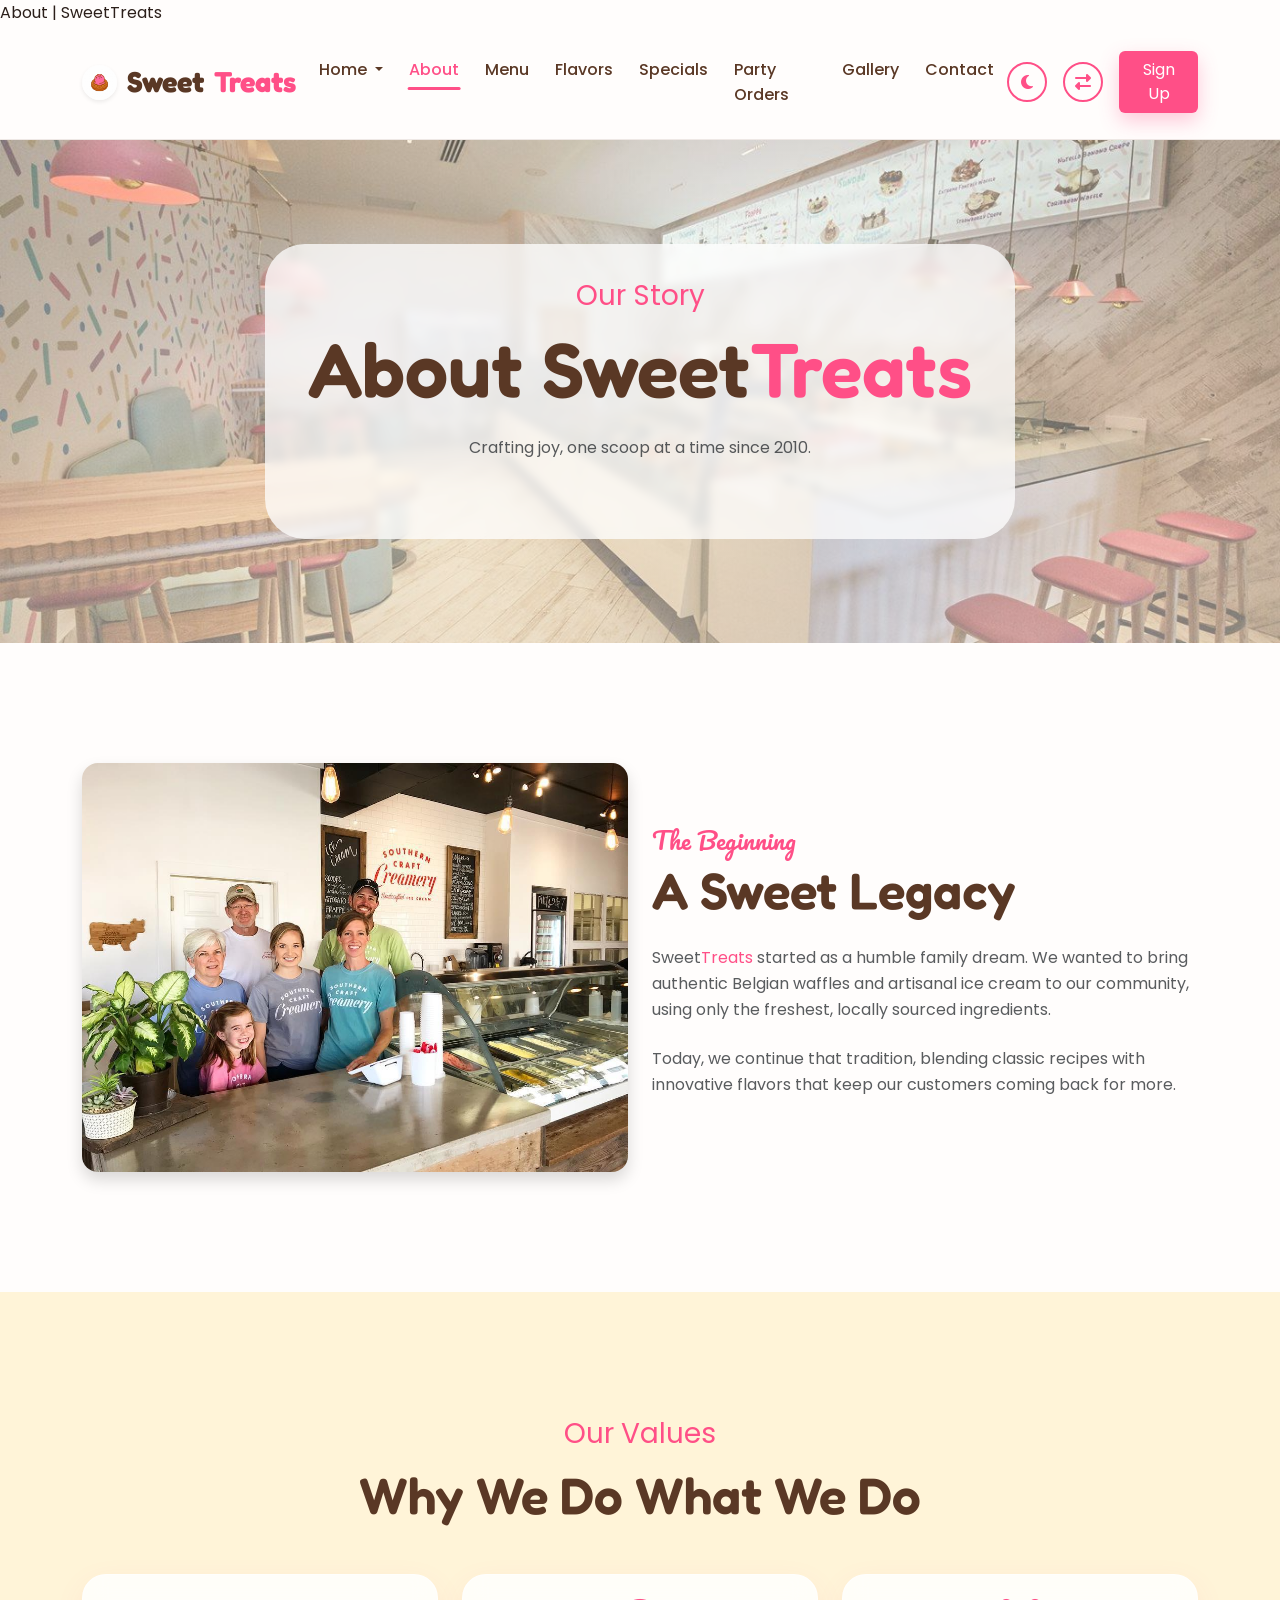
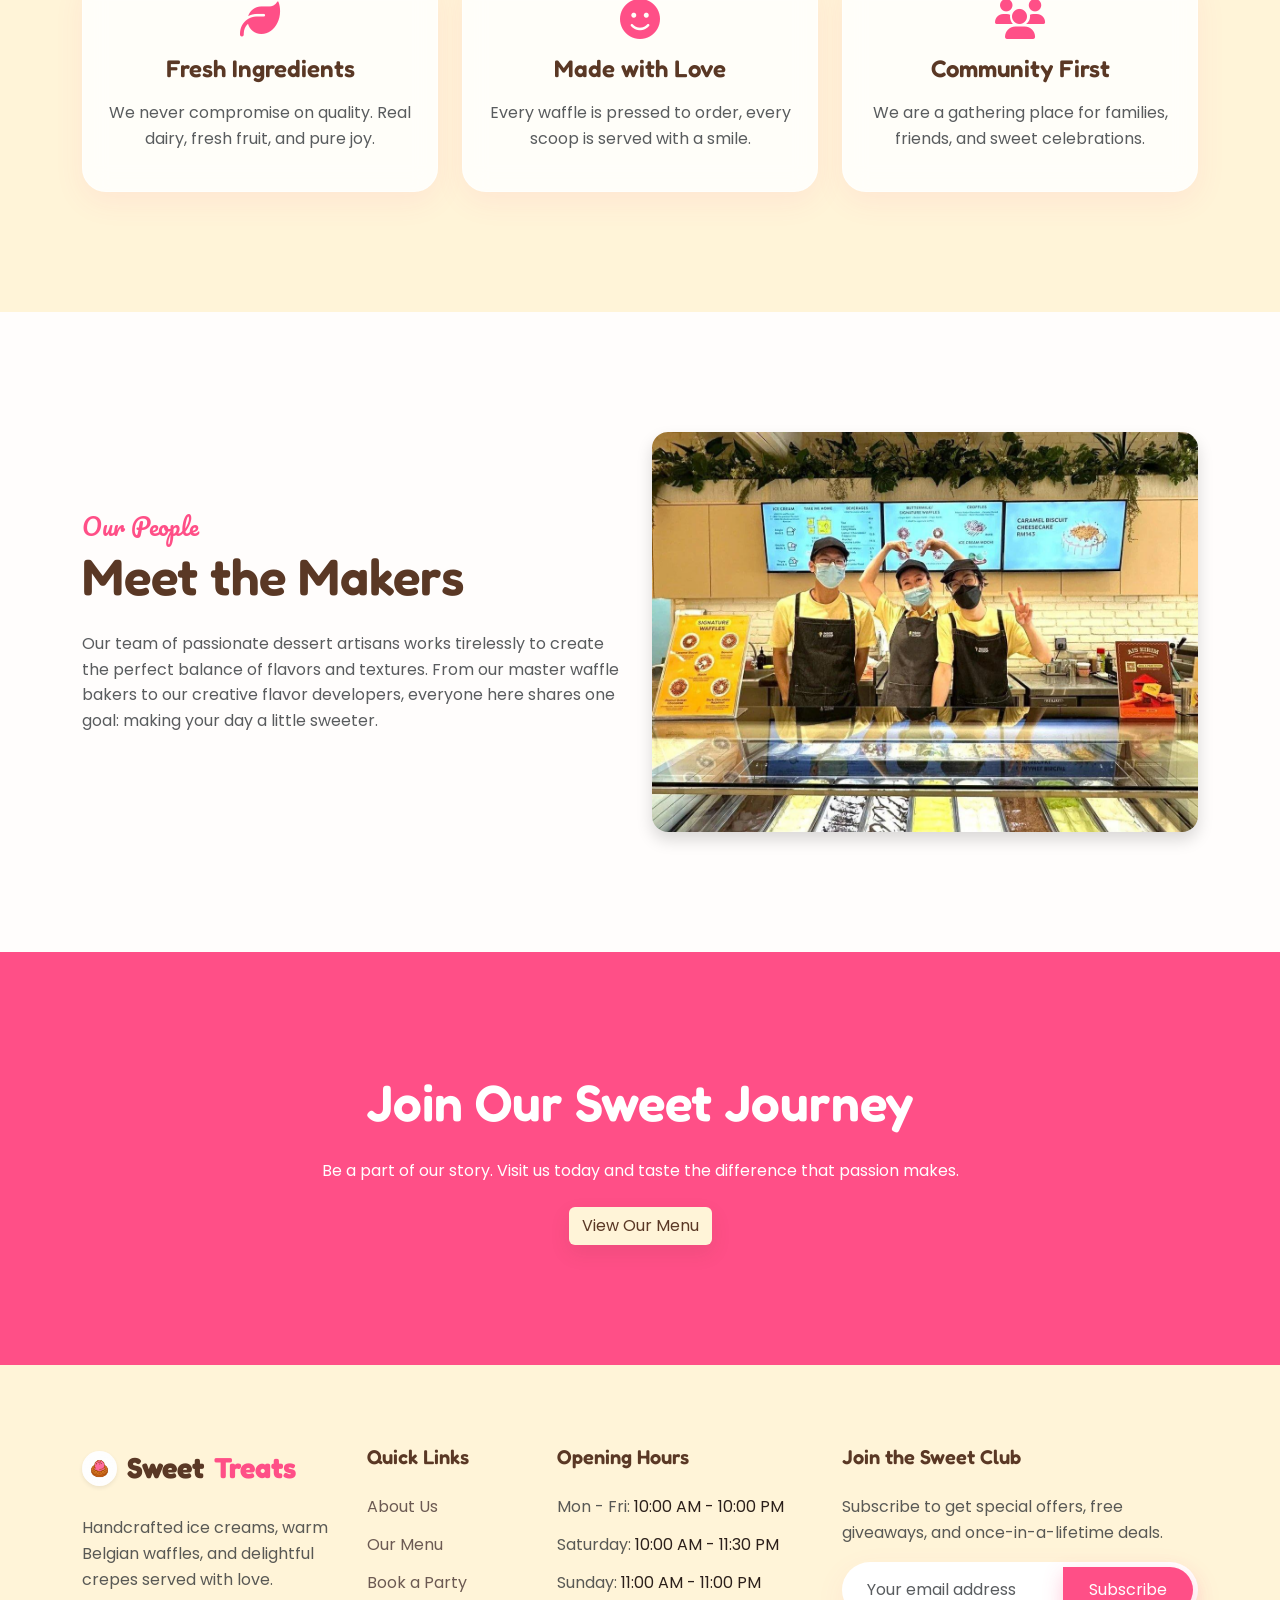
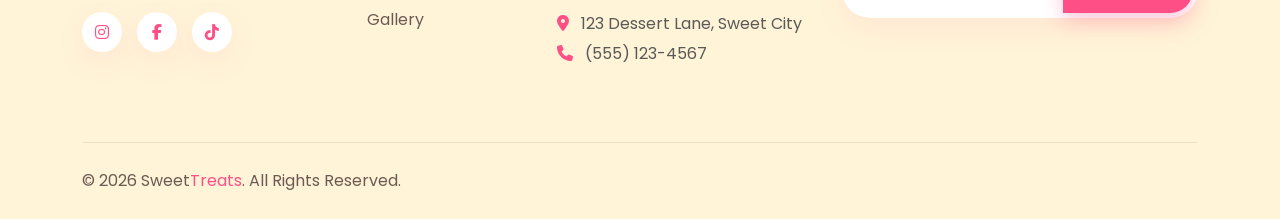
<file: about.html>
<!DOCTYPE html><html lang="en"><head>    <meta charset="UTF-8">    <meta name="viewport" content="width=device-width, initial-scale=1.0">    <link rel="icon" href="assets/images/logo.png" type="image/png">About | SweetTreats</title>    <!-- SEO Meta Tags -->    <meta name="description"        content="Freshly made waffles, handcrafted ice creams, creamy milkshakes, delicious crepes, and seasonal treats.">    <meta name="keywords" content="Ice Cream, Waffles, Crepes, Milkshakes, Desserts, Birthday Parties">    <meta name="author" content="Antigravity Template Studio">    <!-- Open Graph / Social -->    <meta property="og:title" content="Ice Cream & Waffle Shop">    <meta property="og:description" content="Scoops of Happiness in Every Bite!">    <meta property="og:type" content="website">    <!-- Google Fonts -->    <link rel="preconnect" href="https://fonts.googleapis.com">    <link rel="preconnect" href="https://fonts.gstatic.com" crossorigin>    <link        href="https://fonts.googleapis.com/css2?family=Fredoka:wght@400;500;600;700&family=Pacifico&family=Poppins:wght@300;400;500;600&display=swap"        rel="stylesheet">    <!-- Font Awesome -->    <link rel="stylesheet" href="https://cdnjs.cloudflare.com/ajax/libs/font-awesome/6.4.0/css/all.min.css">    <!-- Bootstrap 5 CSS -->    <link href="https://cdn.jsdelivr.net/npm/bootstrap@5.3.2/dist/css/bootstrap.min.css" rel="stylesheet">    <!-- Custom CSS -->    <link rel="stylesheet" href="assets/css/style.css">    <link rel="stylesheet" href="assets/css/dark-mode.css"></head><body>    <!-- Header Navigation -->    <header class="site-header" id="header">        <div class="container">            <nav class="navbar navbar-expand-xl">                <a class="navbar-brand" href="index.html">                    <img src="assets/images/logo.png" alt="Logo" style="width: 35px; height: 35px; object-fit: cover;" class="rounded-circle shadow-sm"> Sweet<span class="text-pink">Treats</span>                </a>                <button class="navbar-toggler" type="button" data-bs-toggle="collapse" data-bs-target="#mainNav"                    aria-controls="mainNav" aria-expanded="false" aria-label="Toggle navigation">                    <div class="navbar-toggler-icon">                        <span></span><span></span><span></span>                    </div>                </button>                <div class="collapse navbar-collapse" id="mainNav">                    <ul class="navbar-nav mx-auto mb-2 mb-lg-0">                        <li class="nav-item dropdown d-none d-xl-block">                            <a class="nav-link active dropdown-toggle" href="#" id="homeDropdown" role="button"                                data-bs-toggle="dropdown" aria-expanded="false">                                Home                            </a>                            <ul class="dropdown-menu border-0 shadow-sm rounded-4" aria-labelledby="homeDropdown">                                <li><a class="dropdown-item" href="index.html">Home 1</a></li>                                <li><a class="dropdown-item" href="index2.html">Home 2</a></li>                            </ul>                        </li>                        <li class="nav-item d-xl-none"><a class="nav-link" href="index.html">Home 1</a></li>                        <li class="nav-item d-xl-none"><a class="nav-link" href="index2.html">Home 2</a></li>                        <li class="nav-item"><a class="nav-link" href="about.html">About</a></li>                        <li class="nav-item"><a class="nav-link" href="menu.html">Menu</a></li>                        <li class="nav-item"><a class="nav-link" href="flavors.html">Flavors</a></li>                        <li class="nav-item"><a class="nav-link" href="specials.html">Specials</a></li>                        <li class="nav-item"><a class="nav-link" href="party-orders.html">Party Orders</a></li>                        <li class="nav-item"><a class="nav-link" href="gallery.html">Gallery</a></li>                        <li class="nav-item"><a class="nav-link" href="contact.html">Contact</a></li>                    </ul>                    <div class="d-flex align-items-center gap-3">                        <button                            class="btn btn-outline-custom rounded-circle d-flex align-items-center justify-content-center"                            style="width:40px;height:40px;" id="theme-toggle" title="Toggle Dark Mode">                            <i class="fa-solid fa-moon"></i>                        </button>                        <button                            class="btn btn-outline-custom rounded-circle d-flex align-items-center justify-content-center"                            style="width:40px;height:40px;" id="rtl-toggle" title="Toggle RTL">                            <i class="fa-solid fa-right-left"></i>                        </button>                        <a href="signup.html" class="btn btn-primary-custom">Sign Up</a>                    </div>                </div>            </nav>        </div>    </header>    <!-- Main Content -->    <main>        <section class="hero-section text-center position-relative"            style="padding: 80px 0 80px; background: linear-gradient(var(--hero-overlay-1), var(--hero-overlay-2)), url('assets/images/abt-hero.jpg') center/cover; overflow: hidden;">            <div class="container position-relative hero-content-box mt-4 mb-4" style="z-index: 2;">                <span class="font-accent fs-3 text-pink d-block mb-2">Our Story</span>                <h1 class="hero-title mb-4">About Sweet<span class="text-pink">Treats</span></h1>                <p class="text-muted max-w-600 mx-auto mb-5">Crafting joy, one scoop at a time since 2010.</p>            </div>        </section>        <section class="section-padding">            <div class="container">                <div class="row align-items-center">                    <div class="col-lg-6 mb-4 mb-lg-0">                        <img src="assets/images/heritage.jpg" alt="Our Heritage" class="img-fluid rounded-4 shadow">                    </div>                    <div class="col-lg-6">                        <span class="accent-text fs-4">The Beginning</span>                        <h2 class="mb-4">A Sweet Legacy</h2>                        <p class="text-muted mb-4">Sweet<span class="text-pink">Treats</span> started as a humble family                            dream. We wanted to bring authentic Belgian waffles and artisanal ice cream to our                            community, using only the freshest, locally sourced ingredients.</p>                        <p class="text-muted">Today, we continue that tradition, blending classic recipes with                            innovative flavors that keep our customers coming back for more.</p>                    </div>                </div>            </div>        </section>        <section class="section-padding bg-vanilla text-center">            <div class="container">                <span class="font-accent fs-3 text-pink d-block mb-2">Our Values</span>                <h2 class="mb-5">Why We Do What We Do</h2>                <div class="row g-4">                    <div class="col-lg-4">                        <div class="glass-panel p-4 h-100">                            <i class="fa-solid fa-leaf fs-1 text-pink mb-3"></i>                            <h4>Fresh Ingredients</h4>                            <p class="text-muted">We never compromise on quality. Real dairy, fresh fruit, and pure joy.                            </p>                        </div>                    </div>                    <div class="col-lg-4">                        <div class="glass-panel p-4 h-100">                            <i class="fa-solid fa-face-smile fs-1 text-pink mb-3"></i>                            <h4>Made with Love</h4>                            <p class="text-muted">Every waffle is pressed to order, every scoop is served with a smile.                            </p>                        </div>                    </div>                    <div class="col-lg-4">                        <div class="glass-panel p-4 h-100">                            <i class="fa-solid fa-users fs-1 text-pink mb-3"></i>                            <h4>Community First</h4>                            <p class="text-muted">We are a gathering place for families, friends, and sweet                                celebrations.</p>                        </div>                    </div>                </div>            </div>        </section>        <section class="section-padding">            <div class="container">                <div class="row align-items-center">                    <div class="col-lg-6 order-lg-2 mb-4 mb-lg-0">                        <img src="assets/images/team.jpg" alt="Our Team" class="img-fluid rounded-4 shadow w-100"                            style="height: 400px; object-fit: cover;">                    </div>                    <div class="col-lg-6 order-lg-1">                        <span class="accent-text fs-4">Our People</span>                        <h2 class="mb-4">Meet the Makers</h2>                        <p class="text-muted mb-4">Our team of passionate dessert artisans works tirelessly to create                            the perfect balance of flavors and textures. From our master waffle bakers to our creative                            flavor developers, everyone here shares one goal: making your day a little sweeter.</p>                    </div>                </div>            </div>        </section>        <section class="section-padding bg-pink text-white text-center">            <div class="container">                <h2 class="text-white mb-4">Join Our Sweet Journey</h2>                <p class="mb-4 mx-auto max-w-600">Be a part of our story. Visit us today and taste the difference that                    passion makes.</p>                <a href="menu.html" class="btn btn-secondary-custom">View Our Menu</a>            </div>        </section>    </main>    <!-- Footer -->    <footer class="site-footer">        <div class="container">            <div class="row g-4">                <div class="col-xl-3 col-lg-6 col-md-6 footer-widget">                    <a class="navbar-brand mb-4" href="index.html">                        <img src="assets/images/logo.png" alt="Logo" style="width: 35px; height: 35px; object-fit: cover;" class="rounded-circle shadow-sm"> Sweet<span class="text-pink">Treats</span>                    </a>                    <p class="text-muted">Handcrafted ice creams, warm Belgian waffles, and delightful crepes served                        with love.</p>                    <div class="footer-social">                        <a href="#"><i class="fa-brands fa-instagram"></i></a>                        <a href="#"><i class="fa-brands fa-facebook-f"></i></a>                        <a href="#"><i class="fa-brands fa-tiktok"></i></a>                    </div>                </div>                <div class="col-xl-2 col-lg-6 col-md-6 footer-widget">                    <h4>Quick Links</h4>                    <ul class="footer-links">                        <li><a href="about.html">About Us</a></li>                        <li><a href="menu.html">Our Menu</a></li>                        <li><a href="party-orders.html">Book a Party</a></li>                        <li><a href="gallery.html">Gallery</a></li>                    </ul>                </div>                <div class="col-xl-3 col-lg-6 col-md-6 footer-widget">                    <h4>Opening Hours</h4>                    <ul class="footer-links">                        <li><span class="text-muted">Mon - Fri:</span> 10:00 AM - 10:00 PM</li>                        <li><span class="text-muted">Saturday:</span> 10:00 AM - 11:30 PM</li>                        <li><span class="text-muted">Sunday:</span> 11:00 AM - 11:00 PM</li>                    </ul>                    <p class="text-muted mt-3 mb-1"><i class="fa-solid fa-location-dot me-2 text-pink"></i> 123 Dessert                        Lane, Sweet City</p>                    <p class="text-muted"><i class="fa-solid fa-phone me-2 text-pink"></i> (555) 123-4567</p>                </div>                <div class="col-xl-4 col-lg-6 col-md-6 footer-widget">                    <h4>Join the Sweet Club</h4>                    <p class="text-muted">Subscribe to get special offers, free giveaways, and once-in-a-lifetime deals.                    </p>                    <form class="newsletter-form mt-3">                        <div class="input-group">                            <input type="email" class="form-control" placeholder="Your email address" required>                            <button class="btn btn-primary-custom" type="submit">Subscribe</button>                        </div>                    </form>                </div>            </div>            <div class="footer-bottom">                <div class="row align-items-center">                    <div class="col-md-6 text-md-start">                        <p class="mb-0">&copy; 2026 Sweet<span class="text-pink">Treats</span>. All Rights Reserved.</p>                    </div>                    <div class="col-md-6 text-md-end mt-3 mt-md-0">                    </div>                </div>            </div>        </div>    </footer>    <!-- Back to top button -->    <a href="#" class="back-to-top" id="backToTop"><i class="fa-solid fa-arrow-up"></i></a>    <!-- Bootstrap 5 JS -->    <script src="https://cdn.jsdelivr.net/npm/bootstrap@5.3.2/dist/js/bootstrap.bundle.min.js"></script>    <!-- Custom JS -->    <script src="assets/js/main.js"></script></body></html>
</file>
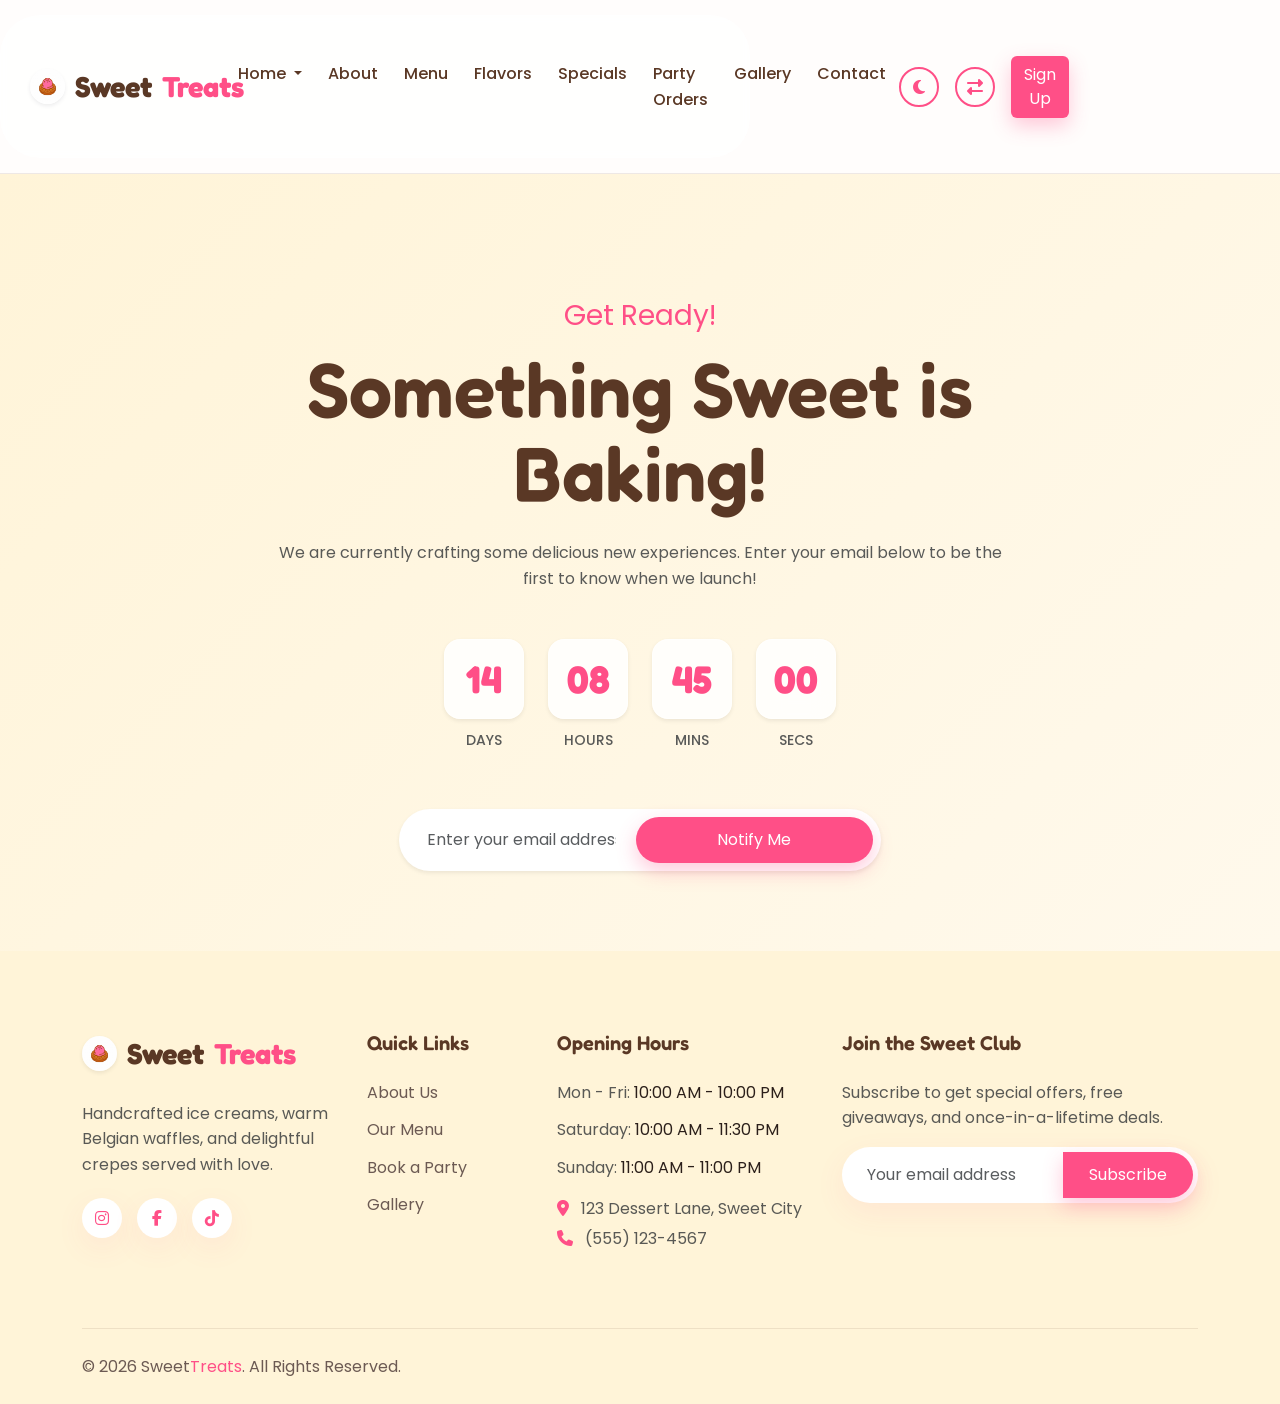
<file: coming-soon.html>
<!DOCTYPE html><html lang="en"><head>    <meta charset="UTF-8">    <meta name="viewport" content="width=device-width, initial-scale=1.0">    <link rel="icon" href="assets/images/logo.png" type="image/png"><title>Ice Cream &        Waffle Shop | Scoops of Happiness</title>    <!-- SEO Meta Tags -->    <meta name="description"        content="Freshly made waffles, handcrafted ice creams, creamy milkshakes, delicious crepes, and seasonal treats.">    <meta name="keywords" content="Ice Cream, Waffles, Crepes, Milkshakes, Desserts, Birthday Parties">    <meta name="author" content="Antigravity Template Studio">    <!-- Open Graph / Social -->    <meta property="og:title" content="Ice Cream & Waffle Shop">    <meta property="og:description" content="Scoops of Happiness in Every Bite!">    <meta property="og:type" content="website">    <!-- Google Fonts -->    <link rel="preconnect" href="https://fonts.googleapis.com">    <link rel="preconnect" href="https://fonts.gstatic.com" crossorigin>    <link        href="https://fonts.googleapis.com/css2?family=Fredoka:wght@400;500;600;700&family=Pacifico&family=Poppins:wght@300;400;500;600&display=swap"        rel="stylesheet">    <!-- Font Awesome -->    <link rel="stylesheet" href="https://cdnjs.cloudflare.com/ajax/libs/font-awesome/6.4.0/css/all.min.css">    <!-- Bootstrap 5 CSS -->    <link href="https://cdn.jsdelivr.net/npm/bootstrap@5.3.2/dist/css/bootstrap.min.css" rel="stylesheet">    <!-- Custom CSS -->    <link rel="stylesheet" href="assets/css/style.css">    <link rel="stylesheet" href="assets/css/dark-mode.css"></head>
<body>
<header class="site-header" id="header">        <div class="container hero-content-box">            <nav class="navbar navbar-expand-xl">                <a class="navbar-brand" href="index.html">                    <img src="assets/images/logo.png" alt="Logo" style="width: 35px; height: 35px; object-fit: cover;" class="rounded-circle shadow-sm"> Sweet<span class="text-pink">Treats</span>                </a>                <button class="navbar-toggler" type="button" data-bs-toggle="collapse" data-bs-target="#mainNav"                    aria-controls="mainNav" aria-expanded="false" aria-label="Toggle navigation">                    <div class="navbar-toggler-icon">                        <span></span><span></span><span></span>                    </div>                </button>                <div class="collapse navbar-collapse" id="mainNav">                    <ul class="navbar-nav mx-auto mb-2 mb-lg-0">                        <li class="nav-item dropdown d-none d-xl-block">                            <a class="nav-link active dropdown-toggle" href="#" id="homeDropdown" role="button"                                data-bs-toggle="dropdown" aria-expanded="false">                                Home                            </a>                            <ul class="dropdown-menu border-0 shadow-sm rounded-4" aria-labelledby="homeDropdown">                                <li><a class="dropdown-item" href="index.html">Home 1</a></li>                                <li><a class="dropdown-item" href="index2.html">Home 2</a></li>                            </ul>                        </li>
                        <li class="nav-item d-xl-none"><a class="nav-link" href="index.html">Home 1</a></li>
                        <li class="nav-item d-xl-none"><a class="nav-link" href="index2.html">Home 2</a></li>                        <li class="nav-item"><a class="nav-link" href="about.html">About</a></li>                        <li class="nav-item"><a class="nav-link" href="menu.html">Menu</a></li>                        <li class="nav-item"><a class="nav-link" href="flavors.html">Flavors</a></li>                        <li class="nav-item"><a class="nav-link" href="specials.html">Specials</a></li>                        <li class="nav-item"><a class="nav-link" href="party-orders.html">Party Orders</a></li>                        <li class="nav-item"><a class="nav-link" href="gallery.html">Gallery</a></li>                        <li class="nav-item"><a class="nav-link" href="contact.html">Contact</a></li>                    </ul>                    <div class="d-flex align-items-center gap-3">                        <button                            class="btn btn-outline-custom rounded-circle d-flex align-items-center justify-content-center"                            style="width:40px;height:40px;" id="theme-toggle" title="Toggle Dark Mode">                            <i class="fa-solid fa-moon"></i>                        </button>                        <button                            class="btn btn-outline-custom rounded-circle d-flex align-items-center justify-content-center"                            style="width:40px;height:40px;" id="rtl-toggle" title="Toggle RTL">                            <i class="fa-solid fa-right-left"></i>                        </button>                        <a href="signup.html" class="btn btn-primary-custom">Sign Up</a>                    </div>                </div>            </nav>        </div>    </header>
    <!-- Coming Soon Section -->
    <section class="hero-section text-center d-flex align-items-center justify-content-center" style="min-height: 70vh; padding: 120px 0 80px;">
        <div class="container">
            <div class="row justify-content-center">
                <div class="col-lg-8">
                    <span class="font-accent fs-3 text-pink mb-2 d-block">Get Ready!</span>
                    <h1 class="hero-title mb-4">
                        Something <span class="text-brown">Sweet</span> is Baking!
                    </h1>
                    <p class="text-muted mb-5 fs-5">We are currently crafting some delicious new experiences. Enter your email below to be the first to know when we launch!</p>
                    <!-- Countdown Timer -->
                    <div class="d-flex justify-content-center gap-3 gap-md-4 mb-5 mx-auto flex-wrap">
                        <div class="text-center">
                            <div class="glass-panel p-3 rounded-4 shadow-sm mb-2" style="width: 80px; height: 80px; display: flex; align-items: center; justify-content: center;">
                                <h3 class="mb-0 text-pink fw-bold">14</h3>
                            </div>
                            <span class="small fw-medium text-uppercase text-muted">Days</span>
                        </div>
                        <div class="text-center">
                            <div class="glass-panel p-3 rounded-4 shadow-sm mb-2" style="width: 80px; height: 80px; display: flex; align-items: center; justify-content: center;">
                                <h3 class="mb-0 text-pink fw-bold">08</h3>
                            </div>
                            <span class="small fw-medium text-uppercase text-muted">Hours</span>
                        </div>
                        <div class="text-center">
                            <div class="glass-panel p-3 rounded-4 shadow-sm mb-2" style="width: 80px; height: 80px; display: flex; align-items: center; justify-content: center;">
                                <h3 class="mb-0 text-pink fw-bold">45</h3>
                            </div>
                            <span class="small fw-medium text-uppercase text-muted">Mins</span>
                        </div>
                        <div class="text-center">
                            <div class="glass-panel p-3 rounded-4 shadow-sm mb-2" style="width: 80px; height: 80px; display: flex; align-items: center; justify-content: center;">
                                <h3 class="mb-0 text-pink fw-bold">00</h3>
                            </div>
                            <span class="small fw-medium text-uppercase text-muted">Secs</span>
                        </div>
                    </div>
                    <!-- Newsletter Form -->
                    <div class="row justify-content-center">
                        <div class="col-md-10 col-lg-8">
                            <form class="newsletter-form position-relative mt-2 shadow-sm rounded-pill bg-body p-2 d-flex flex-wrap flex-md-nowrap align-items-center gap-2">
                                <input type="email" class="form-control border-0 bg-transparent shadow-none w-100" placeholder="Enter your email address..." required style="padding-left: 20px;">
                                <button class="btn btn-primary-custom rounded-pill w-100 w-md-auto text-nowrap" type="submit" style="padding: 10px 30px;">Notify Me</button>
                            </form>
                        </div>
                    </div>
                </div>
            </div>
        </div>
    </section>
<footer class="site-footer">        <div class="container">            <div class="row g-4">                <div class="col-xl-3 col-lg-6 col-md-6 footer-widget">                    <a class="navbar-brand mb-4" href="index.html">                        <img src="assets/images/logo.png" alt="Logo" style="width: 35px; height: 35px; object-fit: cover;" class="rounded-circle shadow-sm"> Sweet<span class="text-pink">Treats</span>                    </a>                    <p class="text-muted">Handcrafted ice creams, warm Belgian waffles, and delightful crepes served                        with love.</p>                    <div class="footer-social">                        <a href="#"><i class="fa-brands fa-instagram"></i></a>                        <a href="#"><i class="fa-brands fa-facebook-f"></i></a>                        <a href="#"><i class="fa-brands fa-tiktok"></i></a>                        </div>                </div>                <div class="col-xl-2 col-lg-6 col-md-6 footer-widget">                    <h4>Quick Links</h4>                    <ul class="footer-links">                        <li><a href="about.html">About Us</a></li>                        <li><a href="menu.html">Our Menu</a></li>                        <li><a href="party-orders.html">Book a Party</a></li>                        <li><a href="gallery.html">Gallery</a></li>                        </ul>                </div>                <div class="col-xl-3 col-lg-6 col-md-6 footer-widget">                    <h4>Opening Hours</h4>                    <ul class="footer-links">                        <li><span class="text-muted">Mon - Fri:</span> 10:00 AM - 10:00 PM</li>                        <li><span class="text-muted">Saturday:</span> 10:00 AM - 11:30 PM</li>                        <li><span class="text-muted">Sunday:</span> 11:00 AM - 11:00 PM</li>                    </ul>                    <p class="text-muted mt-3 mb-1"><i class="fa-solid fa-location-dot me-2 text-pink"></i> 123 Dessert                        Lane, Sweet City</p>                    <p class="text-muted"><i class="fa-solid fa-phone me-2 text-pink"></i> (555) 123-4567</p>                </div>                <div class="col-xl-4 col-lg-6 col-md-6 footer-widget">                    <h4>Join the Sweet Club</h4>                    <p class="text-muted">Subscribe to get special offers, free giveaways, and once-in-a-lifetime deals.                    </p>                    <form class="newsletter-form mt-3">                        <div class="input-group">                            <input type="email" class="form-control" placeholder="Your email address" required>                            <button class="btn btn-primary-custom" type="submit">Subscribe</button>                        </div>                    </form>                </div>            </div>            <div class="footer-bottom">                <div class="row align-items-center">                    <div class="col-md-6 text-md-start">                        <p class="mb-0">&copy; 2026 Sweet<span class="text-pink">Treats</span>. All Rights Reserved.</p>                    </div>                    <div class="col-md-6 text-md-end mt-3 mt-md-0">                    </div>                </div>            </div>        </div>    </footer>    <!-- Back to top button -->    <a href="#" class="back-to-top" id="backToTop"><i class="fa-solid fa-arrow-up"></i></a>    <!-- Bootstrap 5 JS -->    <script src="https://cdn.jsdelivr.net/npm/bootstrap@5.3.2/dist/js/bootstrap.bundle.min.js"></script>    <!-- Custom JS -->    <script src="assets/js/main.js"></script></body></html>
</file>
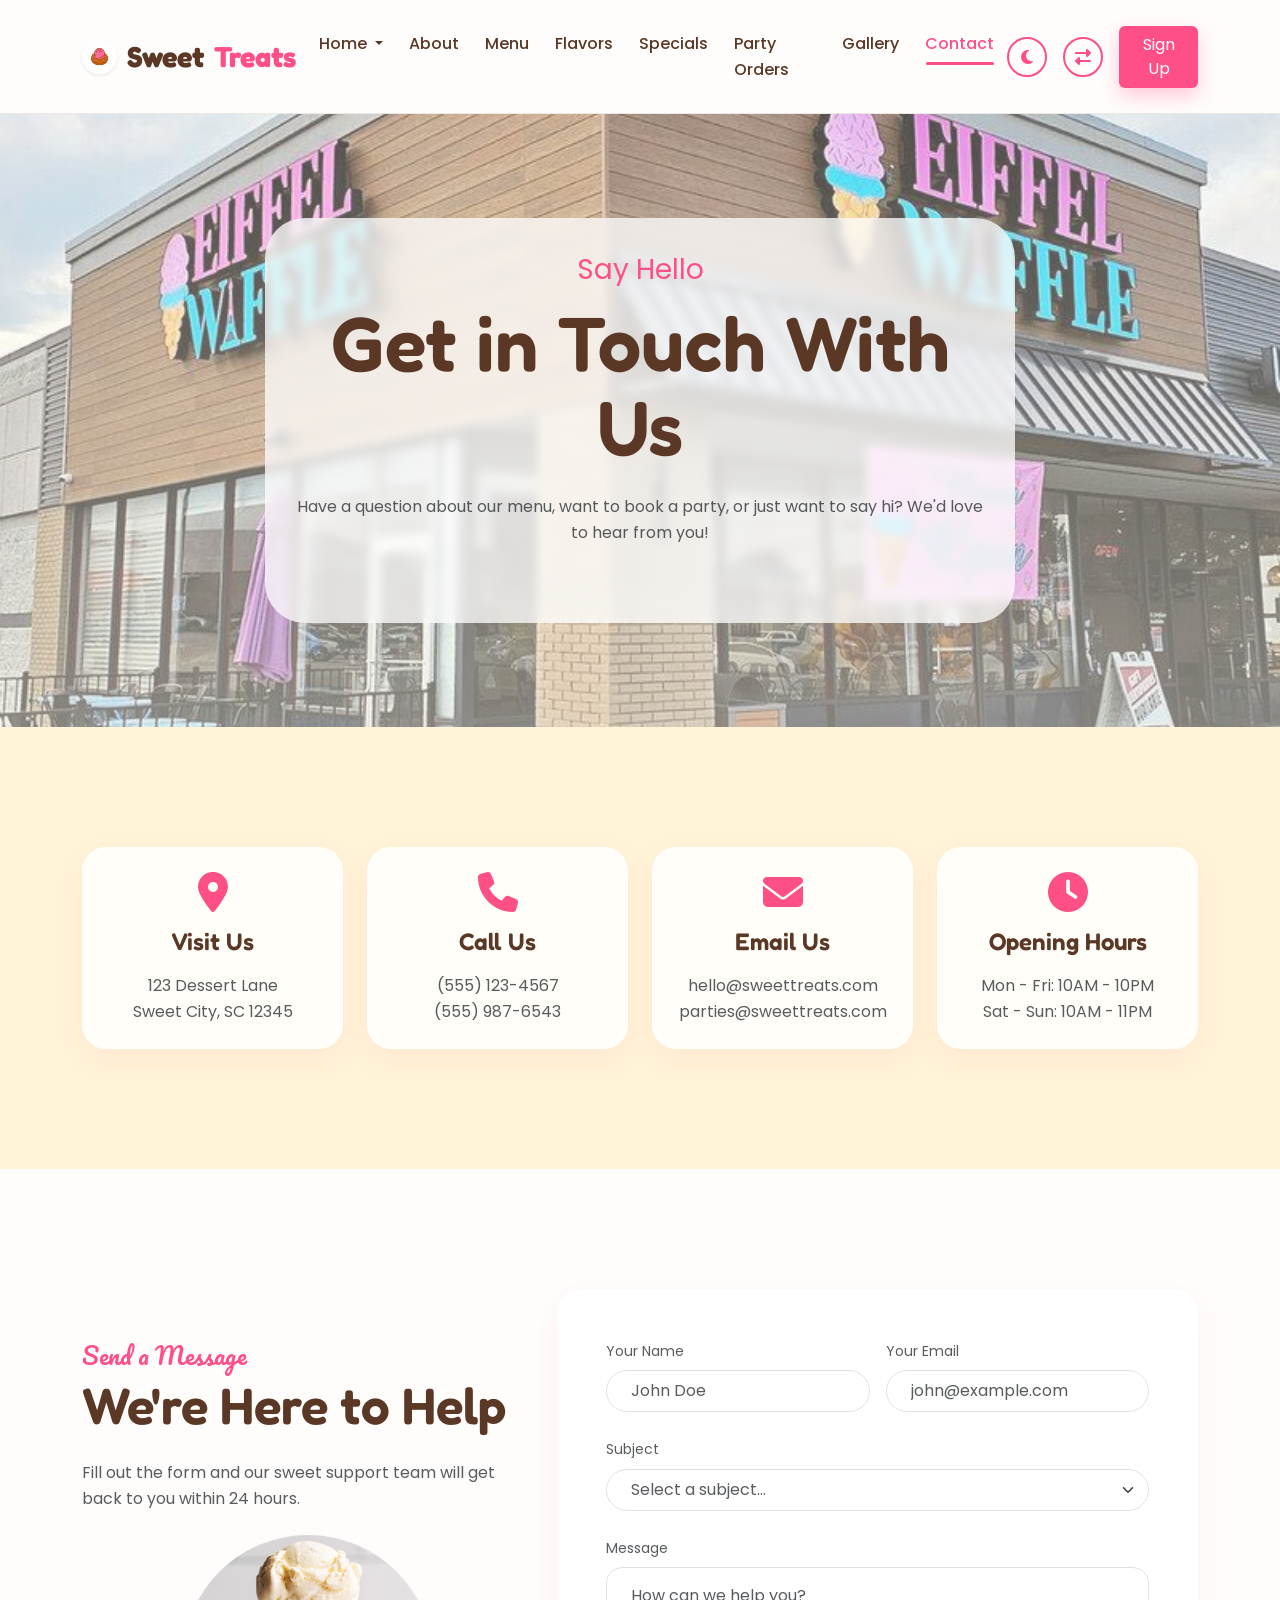
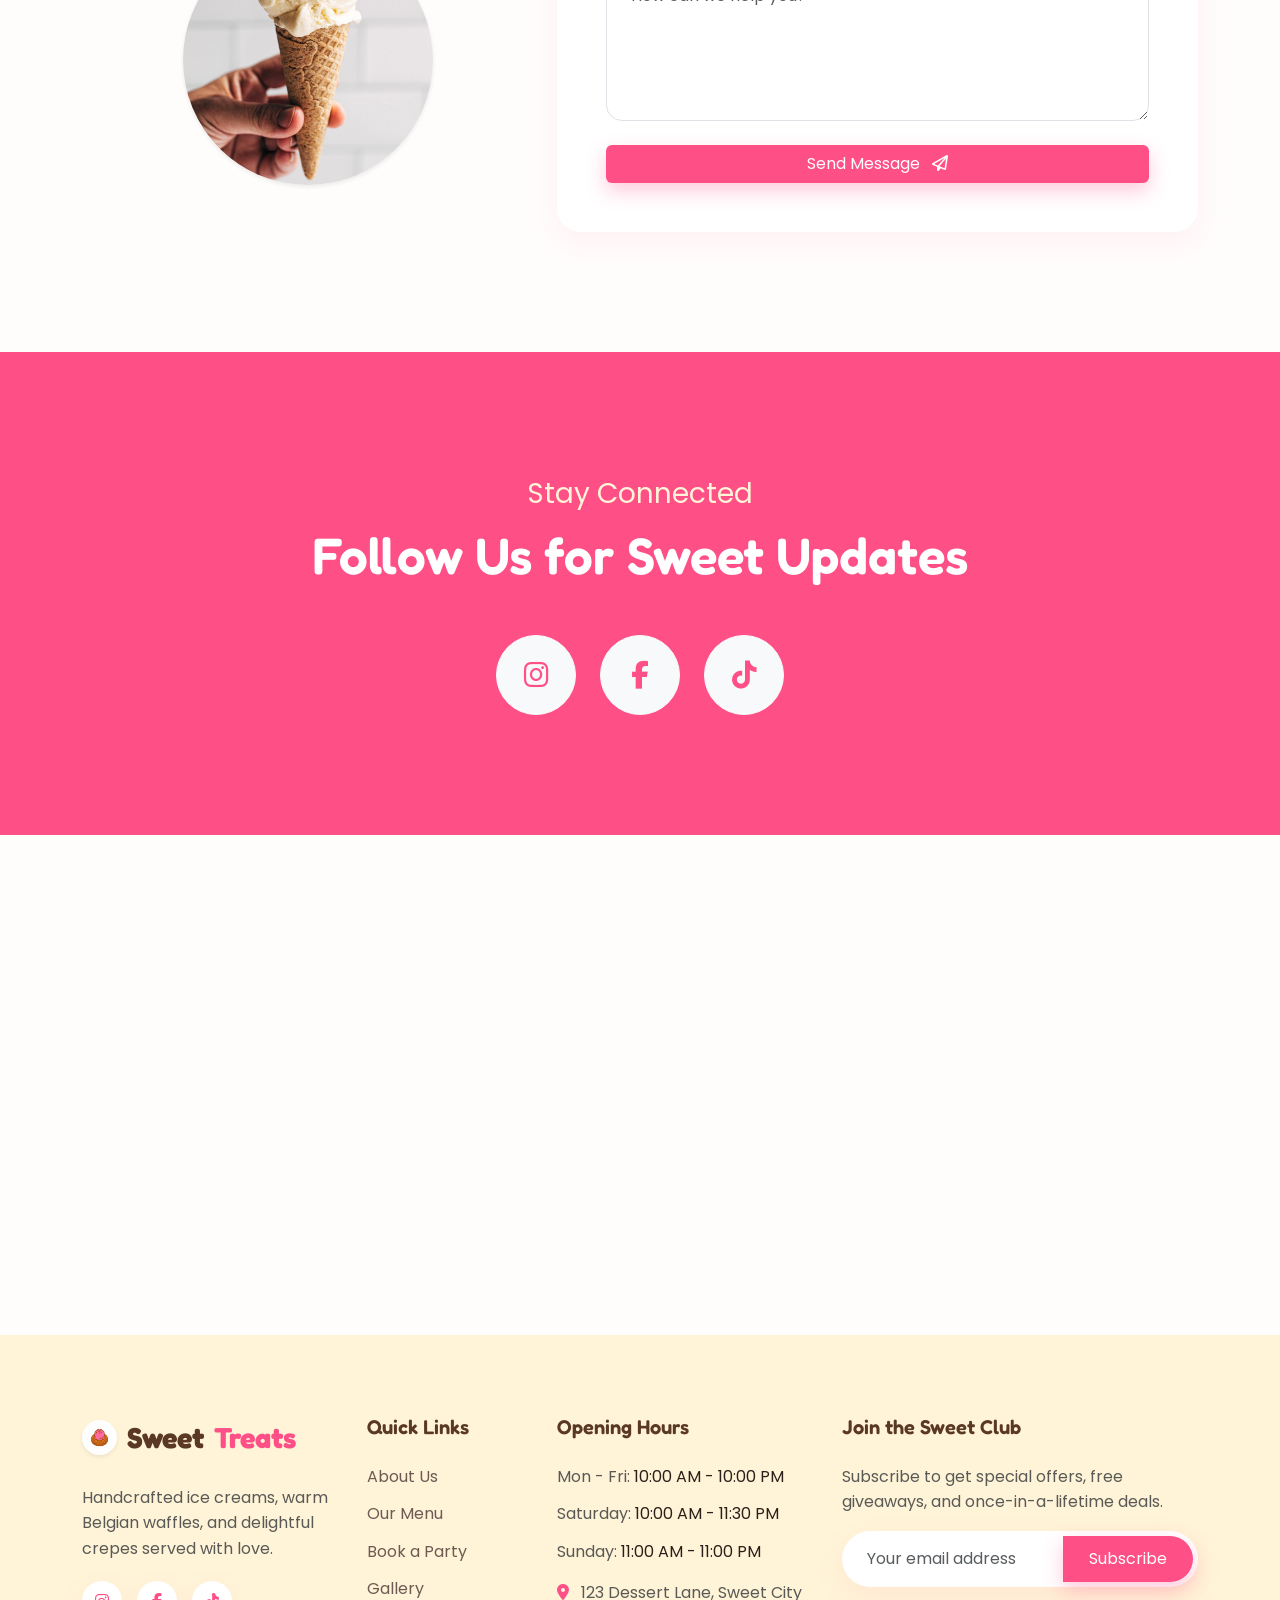
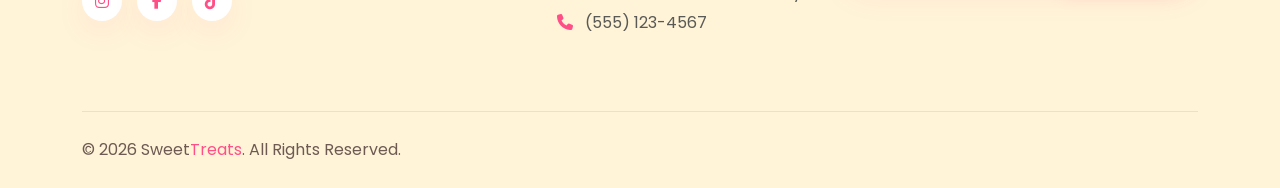
<file: contact.html>
<!DOCTYPE html><html lang="en"><head>    <meta charset="UTF-8">    <meta name="viewport" content="width=device-width, initial-scale=1.0">    <link rel="icon" href="assets/images/logo.png" type="image/png"><title>Contact Us | SweetTreats</title>    <!-- SEO Meta Tags -->    <meta name="description"        content="Freshly made waffles, handcrafted ice creams, creamy milkshakes, delicious crepes, and seasonal treats.">    <meta name="keywords" content="Ice Cream, Waffles, Crepes, Milkshakes, Desserts, Birthday Parties">    <meta name="author" content="Antigravity Template Studio">    <!-- Open Graph / Social -->    <meta property="og:title" content="Ice Cream & Waffle Shop">    <meta property="og:description" content="Scoops of Happiness in Every Bite!">    <meta property="og:type" content="website">    <!-- Google Fonts -->    <link rel="preconnect" href="https://fonts.googleapis.com">    <link rel="preconnect" href="https://fonts.gstatic.com" crossorigin>    <link        href="https://fonts.googleapis.com/css2?family=Fredoka:wght@400;500;600;700&family=Pacifico&family=Poppins:wght@300;400;500;600&display=swap"        rel="stylesheet">    <!-- Font Awesome -->    <link rel="stylesheet" href="https://cdnjs.cloudflare.com/ajax/libs/font-awesome/6.4.0/css/all.min.css">    <!-- Bootstrap 5 CSS -->    <link href="https://cdn.jsdelivr.net/npm/bootstrap@5.3.2/dist/css/bootstrap.min.css" rel="stylesheet">    <!-- Custom CSS -->    <link rel="stylesheet" href="assets/css/style.css">    <link rel="stylesheet" href="assets/css/dark-mode.css"></head><body>    <!-- Header Navigation -->    <header class="site-header" id="header">        <div class="container">            <nav class="navbar navbar-expand-xl">                <a class="navbar-brand" href="index.html">                    <img src="assets/images/logo.png" alt="Logo" style="width: 35px; height: 35px; object-fit: cover;" class="rounded-circle shadow-sm"> Sweet<span class="text-pink">Treats</span>                </a>                <button class="navbar-toggler" type="button" data-bs-toggle="collapse" data-bs-target="#mainNav"                    aria-controls="mainNav" aria-expanded="false" aria-label="Toggle navigation">                    <div class="navbar-toggler-icon">                        <span></span><span></span><span></span>                    </div>                </button>                <div class="collapse navbar-collapse" id="mainNav">                    <ul class="navbar-nav mx-auto mb-2 mb-lg-0">                        <li class="nav-item dropdown d-none d-xl-block">                            <a class="nav-link active dropdown-toggle" href="#" id="homeDropdown" role="button"                                data-bs-toggle="dropdown" aria-expanded="false">                                Home                            </a>                            <ul class="dropdown-menu border-0 shadow-sm rounded-4" aria-labelledby="homeDropdown">                                <li><a class="dropdown-item" href="index.html">Home 1</a></li>                                <li><a class="dropdown-item" href="index2.html">Home 2</a></li>                            </ul>                        </li>
                        <li class="nav-item d-xl-none"><a class="nav-link" href="index.html">Home 1</a></li>
                        <li class="nav-item d-xl-none"><a class="nav-link" href="index2.html">Home 2</a></li>                        <li class="nav-item"><a class="nav-link" href="about.html">About</a></li>                        <li class="nav-item"><a class="nav-link" href="menu.html">Menu</a></li>                        <li class="nav-item"><a class="nav-link" href="flavors.html">Flavors</a></li>                        <li class="nav-item"><a class="nav-link" href="specials.html">Specials</a></li>                        <li class="nav-item"><a class="nav-link" href="party-orders.html">Party Orders</a></li>                        <li class="nav-item"><a class="nav-link" href="gallery.html">Gallery</a></li>                        <li class="nav-item"><a class="nav-link" href="contact.html">Contact</a></li>                    </ul>                    <div class="d-flex align-items-center gap-3">                        <button                            class="btn btn-outline-custom rounded-circle d-flex align-items-center justify-content-center"                            style="width:40px;height:40px;" id="theme-toggle" title="Toggle Dark Mode">                            <i class="fa-solid fa-moon"></i>                        </button>                        <button                            class="btn btn-outline-custom rounded-circle d-flex align-items-center justify-content-center"                            style="width:40px;height:40px;" id="rtl-toggle" title="Toggle RTL">                            <i class="fa-solid fa-right-left"></i>                        </button>                        <a href="signup.html" class="btn btn-primary-custom">Sign Up</a>                    </div>                </div>            </nav>        </div>    </header>    <!-- Main Content -->    <main>        <!-- Section 1: Page Hero with Image -->        <section class="hero-section text-center position-relative"            style="padding: 80px 0 80px; background: linear-gradient(var(--hero-overlay-1), var(--hero-overlay-2)), url('assets/images/contact-hero.jpg') center/cover; overflow: hidden;">            <div class="container position-relative hero-content-box mt-4 mb-4" style="z-index: 2;">                <span class="font-accent fs-3 text-pink d-block mb-2">Say Hello</span>                <h1 class="hero-title mb-4">Get in Touch With Us</h1>                <p class="text-muted max-w-600 mx-auto mb-5">Have a question about our menu, want to book a party, or                    just want to say hi? We'd love to hear from you!</p>            </div>        </section>        <!-- Section 2: Contact Information -->        <section class="section-padding bg-vanilla" id="contact-info">            <div class="container">                <div class="row g-4 justify-content-center">                    <div class="col-xl-3 col-lg-6 col-md-6">                        <div class="glass-panel p-4 text-center h-100">                            <i class="fa-solid fa-location-dot fs-1 text-pink mb-3"></i>                            <h4>Visit Us</h4>                            <p class="text-muted mb-0">123 Dessert Lane<br>Sweet City, SC 12345</p>                        </div>                    </div>                    <div class="col-xl-3 col-lg-6 col-md-6">                        <div class="glass-panel p-4 text-center h-100">                            <i class="fa-solid fa-phone fs-1 text-pink mb-3"></i>                            <h4>Call Us</h4>                            <p class="text-muted mb-0">(555) 123-4567<br>(555) 987-6543</p>                        </div>                    </div>                    <div class="col-xl-3 col-lg-6 col-md-6">                        <div class="glass-panel p-4 text-center h-100">                            <i class="fa-solid fa-envelope fs-1 text-pink mb-3"></i>                            <h4>Email Us</h4>                            <p class="text-muted mb-0">hello@sweettreats.com<br>parties@sweettreats.com</p>                        </div>                    </div>                    <div class="col-xl-3 col-lg-6 col-md-6">                        <div class="glass-panel p-4 text-center h-100">                            <i class="fa-solid fa-clock fs-1 text-pink mb-3"></i>                            <h4>Opening Hours</h4>                            <p class="text-muted mb-0">Mon - Fri: 10AM - 10PM<br>Sat - Sun: 10AM - 11PM</p>                        </div>                    </div>                </div>            </div>        </section>        <!-- Section 3: Contact Form -->        <section class="section-padding" id="contact-form">            <div class="container">                <div class="row align-items-center justify-content-center">                    <div class="col-lg-5 mb-5 mb-lg-0 text-center text-lg-start">                        <span class="accent-text fs-4">Send a Message</span>                        <h2 class="mb-4">We're Here to Help</h2>                        <p class="text-muted mb-4">Fill out the form and our sweet support team will get back to you                            within 24 hours.</p>                        <img src="assets/images/cone.jpg" alt="Contact Us"                            class="img-fluid rounded-circle floating-element-delay-1 shadow-sm d-none d-lg-block mx-auto" style="max-width: 250px;">                    </div>                    <div class="col-lg-7">                        <div class="glass-panel p-5">                            <form>                                <div class="row g-3 mb-4">                                    <div class="col-md-6">                                        <label class="form-label text-muted small">Your Name</label>                                        <input type="text" class="form-control rounded-pill px-4 py-2"                                            placeholder="John Doe" required>                                    </div>                                    <div class="col-md-6">                                        <label class="form-label text-muted small">Your Email</label>                                        <input type="email" class="form-control rounded-pill px-4 py-2"                                            placeholder="john@example.com" required>                                    </div>                                </div>                                <div class="mb-4">                                    <label class="form-label text-muted small">Subject</label>                                    <select class="form-select rounded-pill px-4 py-2 text-muted" required>                                        <option value="" selected disabled>Select a subject...</option>                                        <option value="General Inquiry">General Inquiry</option>                                        <option value="Party Booking">Party Booking</option>                                        <option value="Feedback">Feedback</option>                                        <option value="Other">Other</option>                                    </select>                                </div>                                <div class="mb-4">                                    <label class="form-label text-muted small">Message</label>                                    <textarea class="form-control rounded-4 px-4 py-3" rows="5"                                        placeholder="How can we help you?" required></textarea>                                </div>                                <button type="submit" class="btn btn-primary-custom w-100">Send Message <i                                        class="fa-regular fa-paper-plane ms-2"></i></button>                            </form>                        </div>                    </div>                </div>            </div>        </section>        <!-- Section 4: Social Connection -->        <section class="section-padding bg-pink text-white text-center" id="social-connect">            <div class="container">                <span class="font-accent fs-3 text-vanilla d-block mb-2">Stay Connected</span>                <h2 class="text-white mb-5">Follow Us for Sweet Updates</h2>                <div class="d-flex justify-content-center gap-4 flex-wrap">                    <a href="#"                        class="btn btn-light rounded-circle d-flex align-items-center justify-content-center text-pink fs-3 shadow-hover"                        style="width: 80px; height: 80px;">                        <i class="fa-brands fa-instagram"></i>                    </a>                    <a href="#"                        class="btn btn-light rounded-circle d-flex align-items-center justify-content-center text-pink fs-3 shadow-hover"                        style="width: 80px; height: 80px;">                        <i class="fa-brands fa-facebook-f"></i>                    </a>                    <a href="#"                        class="btn btn-light rounded-circle d-flex align-items-center justify-content-center text-pink fs-3 shadow-hover"                        style="width: 80px; height: 80px;">                        <i class="fa-brands fa-tiktok"></i>                    </a>                </div>            </div>        </section>        <!-- Section 5: Google Map -->        <section class="p-0 m-0" id="map">            <div class="container-fluid p-0">                <div style="width: 100%; height: 500px; position: relative;">                    <iframe                        src="https://www.google.com/maps/embed?pb=!1m18!1m12!1m3!1d3022.2155702581694!2d-73.98776892404068!3d40.75716167138356!2m3!1f0!2f0!3f0!3m2!1i1024!2i768!4f13.1!3m3!1m2!1s0x89c25855c6480299%3A0x55194ec5a1ae072e!2sTimes%20Square!5e0!3m2!1sen!2sus!4v1689269785890!5m2!1sen!2sus"                        width="100%" height="100%" style="border:0;" allowfullscreen="" loading="lazy"                        referrerpolicy="no-referrer-when-downgrade"></iframe>                </div>            </div>        </section>    </main>    <!-- Footer -->    <footer class="site-footer">        <div class="container">            <div class="row g-4">                <div class="col-xl-3 col-lg-6 col-md-6 footer-widget">                    <a class="navbar-brand mb-4" href="index.html">                        <img src="assets/images/logo.png" alt="Logo" style="width: 35px; height: 35px; object-fit: cover;" class="rounded-circle shadow-sm"> Sweet<span class="text-pink">Treats</span>                    </a>                    <p class="text-muted">Handcrafted ice creams, warm Belgian waffles, and delightful crepes served                        with love.</p>                    <div class="footer-social">                        <a href="#"><i class="fa-brands fa-instagram"></i></a>                        <a href="#"><i class="fa-brands fa-facebook-f"></i></a>                        <a href="#"><i class="fa-brands fa-tiktok"></i></a>                        </div>                </div>                <div class="col-xl-2 col-lg-6 col-md-6 footer-widget">                    <h4>Quick Links</h4>                    <ul class="footer-links">                        <li><a href="about.html">About Us</a></li>                        <li><a href="menu.html">Our Menu</a></li>                        <li><a href="party-orders.html">Book a Party</a></li>                        <li><a href="gallery.html">Gallery</a></li>                        </ul>                </div>                <div class="col-xl-3 col-lg-6 col-md-6 footer-widget">                    <h4>Opening Hours</h4>                    <ul class="footer-links">                        <li><span class="text-muted">Mon - Fri:</span> 10:00 AM - 10:00 PM</li>                        <li><span class="text-muted">Saturday:</span> 10:00 AM - 11:30 PM</li>                        <li><span class="text-muted">Sunday:</span> 11:00 AM - 11:00 PM</li>                    </ul>                    <p class="text-muted mt-3 mb-1"><i class="fa-solid fa-location-dot me-2 text-pink"></i> 123 Dessert                        Lane, Sweet City</p>                    <p class="text-muted"><i class="fa-solid fa-phone me-2 text-pink"></i> (555) 123-4567</p>                </div>                <div class="col-xl-4 col-lg-6 col-md-6 footer-widget">                    <h4>Join the Sweet Club</h4>                    <p class="text-muted">Subscribe to get special offers, free giveaways, and once-in-a-lifetime deals.                    </p>                    <form class="newsletter-form mt-3">                        <div class="input-group">                            <input type="email" class="form-control" placeholder="Your email address" required>                            <button class="btn btn-primary-custom" type="submit">Subscribe</button>                        </div>                    </form>                </div>            </div>            <div class="footer-bottom">                <div class="row align-items-center">                    <div class="col-md-6 text-md-start">                        <p class="mb-0">&copy; 2026 Sweet<span class="text-pink">Treats</span>. All Rights Reserved.</p>                    </div>                    <div class="col-md-6 text-md-end mt-3 mt-md-0">                    </div>                </div>            </div>        </div>    </footer>    <!-- Back to top button -->    <a href="#" class="back-to-top" id="backToTop"><i class="fa-solid fa-arrow-up"></i></a>    <!-- Bootstrap 5 JS -->    <script src="https://cdn.jsdelivr.net/npm/bootstrap@5.3.2/dist/js/bootstrap.bundle.min.js"></script>    <!-- Custom JS -->    <script src="assets/js/main.js"></script></body></html>
</file>
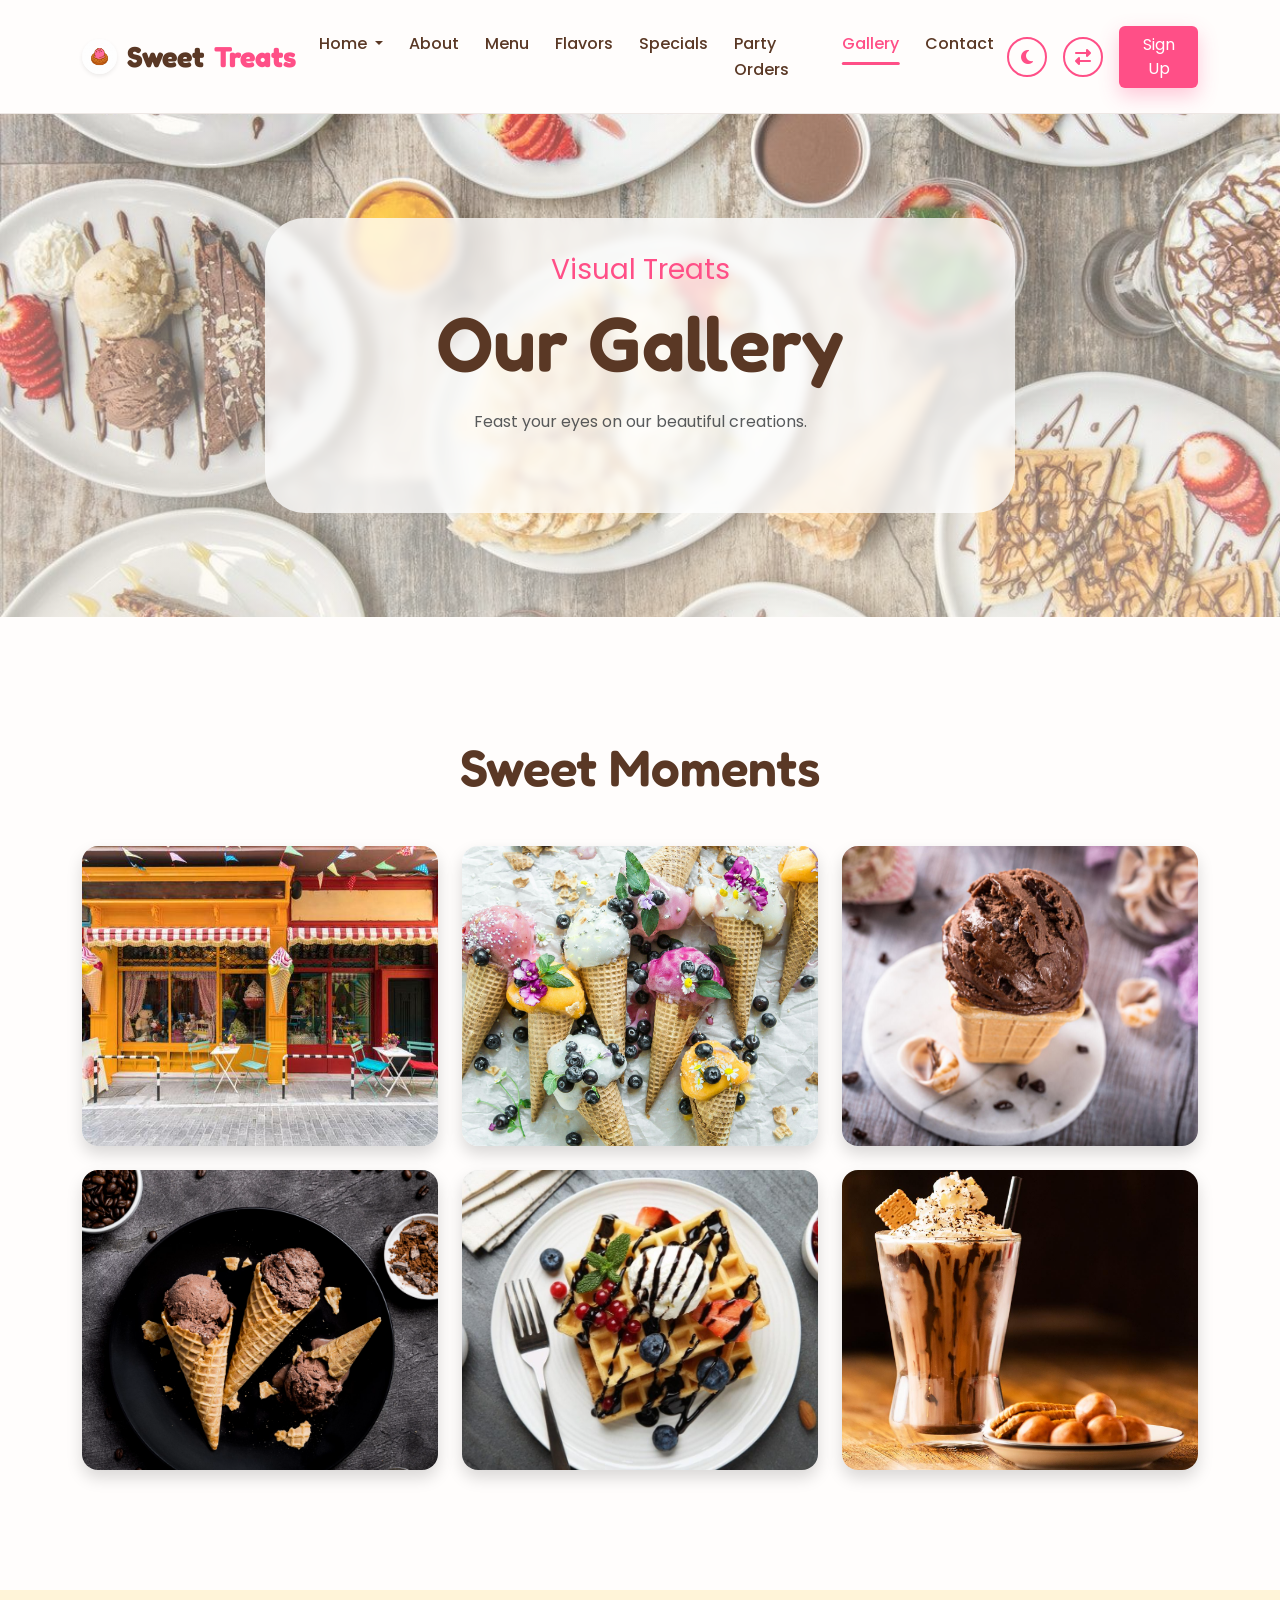
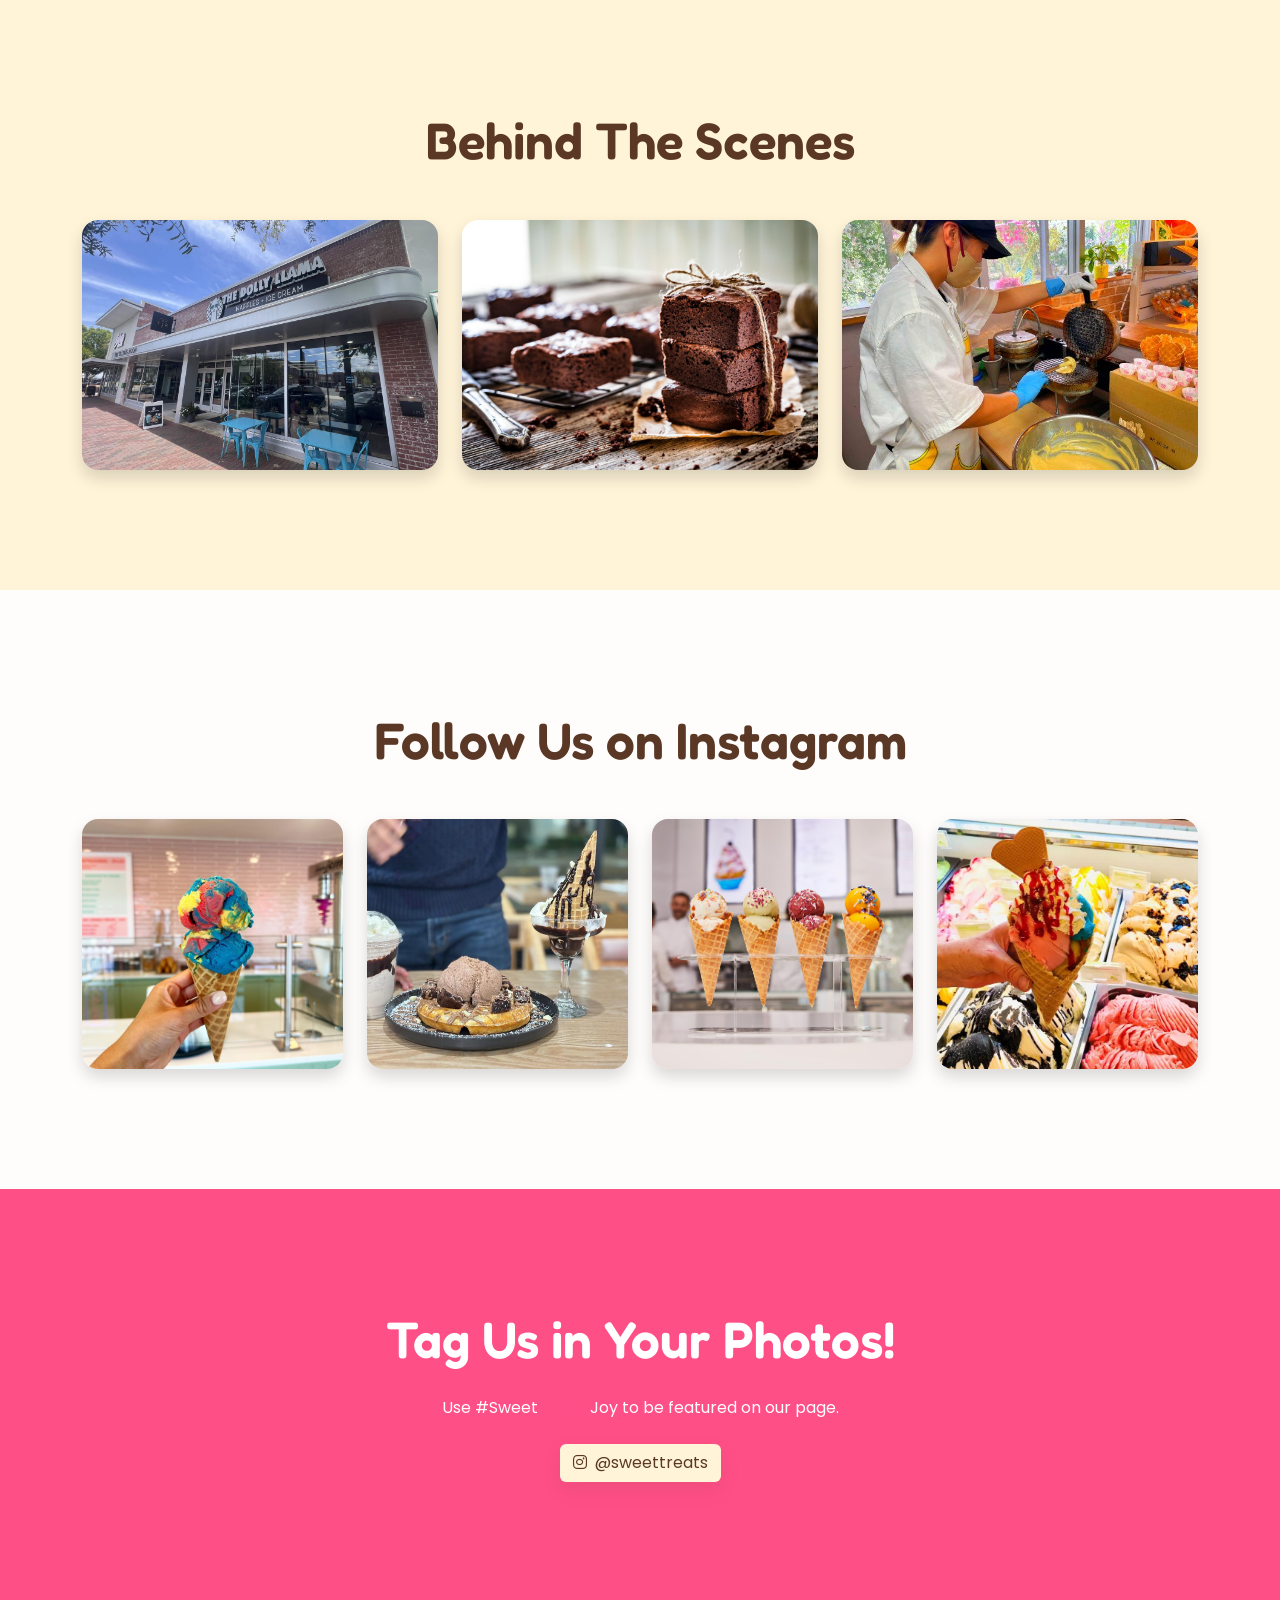
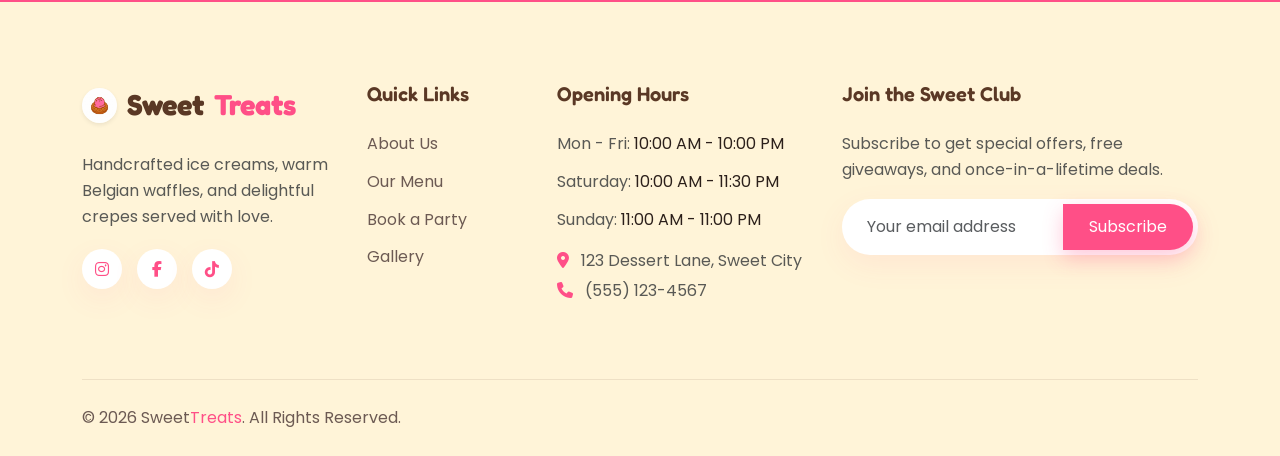
<file: gallery.html>
<!DOCTYPE html><html lang="en"><head>    <meta charset="UTF-8">    <meta name="viewport" content="width=device-width, initial-scale=1.0">    <link rel="icon" href="assets/images/logo.png" type="image/png"><title>Gallery | SweetTreats</title>    <!-- SEO Meta Tags -->    <meta name="description"        content="Freshly made waffles, handcrafted ice creams, creamy milkshakes, delicious crepes, and seasonal treats.">    <meta name="keywords" content="Ice Cream, Waffles, Crepes, Milkshakes, Desserts, Birthday Parties">    <meta name="author" content="Antigravity Template Studio">    <!-- Open Graph / Social -->    <meta property="og:title" content="Ice Cream & Waffle Shop">    <meta property="og:description" content="Scoops of Happiness in Every Bite!">    <meta property="og:type" content="website">    <!-- Google Fonts -->    <link rel="preconnect" href="https://fonts.googleapis.com">    <link rel="preconnect" href="https://fonts.gstatic.com" crossorigin>    <link        href="https://fonts.googleapis.com/css2?family=Fredoka:wght@400;500;600;700&family=Pacifico&family=Poppins:wght@300;400;500;600&display=swap"        rel="stylesheet">    <!-- Font Awesome -->    <link rel="stylesheet" href="https://cdnjs.cloudflare.com/ajax/libs/font-awesome/6.4.0/css/all.min.css">    <!-- Bootstrap 5 CSS -->    <link href="https://cdn.jsdelivr.net/npm/bootstrap@5.3.2/dist/css/bootstrap.min.css" rel="stylesheet">    <!-- Custom CSS -->    <link rel="stylesheet" href="assets/css/style.css">    <link rel="stylesheet" href="assets/css/dark-mode.css"></head><body>    <!-- Header Navigation -->    <header class="site-header" id="header">        <div class="container">            <nav class="navbar navbar-expand-xl">                <a class="navbar-brand" href="index.html">                    <img src="assets/images/logo.png" alt="Logo" style="width: 35px; height: 35px; object-fit: cover;" class="rounded-circle shadow-sm"> Sweet<span class="text-pink">Treats</span>                </a>                <button class="navbar-toggler" type="button" data-bs-toggle="collapse" data-bs-target="#mainNav"                    aria-controls="mainNav" aria-expanded="false" aria-label="Toggle navigation">                    <div class="navbar-toggler-icon">                        <span></span><span></span><span></span>                    </div>                </button>                <div class="collapse navbar-collapse" id="mainNav">                    <ul class="navbar-nav mx-auto mb-2 mb-lg-0">                        <li class="nav-item dropdown d-none d-xl-block">                            <a class="nav-link active dropdown-toggle" href="#" id="homeDropdown" role="button"                                data-bs-toggle="dropdown" aria-expanded="false">                                Home                            </a>                            <ul class="dropdown-menu border-0 shadow-sm rounded-4" aria-labelledby="homeDropdown">                                <li><a class="dropdown-item" href="index.html">Home 1</a></li>                                <li><a class="dropdown-item" href="index2.html">Home 2</a></li>                            </ul>                        </li>
                        <li class="nav-item d-xl-none"><a class="nav-link" href="index.html">Home 1</a></li>
                        <li class="nav-item d-xl-none"><a class="nav-link" href="index2.html">Home 2</a></li>                        <li class="nav-item"><a class="nav-link" href="about.html">About</a></li>                        <li class="nav-item"><a class="nav-link" href="menu.html">Menu</a></li>                        <li class="nav-item"><a class="nav-link" href="flavors.html">Flavors</a></li>                        <li class="nav-item"><a class="nav-link" href="specials.html">Specials</a></li>                        <li class="nav-item"><a class="nav-link" href="party-orders.html">Party Orders</a></li>                        <li class="nav-item"><a class="nav-link" href="gallery.html">Gallery</a></li>                        <li class="nav-item"><a class="nav-link" href="contact.html">Contact</a></li>                    </ul>                    <div class="d-flex align-items-center gap-3">                        <button                            class="btn btn-outline-custom rounded-circle d-flex align-items-center justify-content-center"                            style="width:40px;height:40px;" id="theme-toggle" title="Toggle Dark Mode">                            <i class="fa-solid fa-moon"></i>                        </button>                        <button                            class="btn btn-outline-custom rounded-circle d-flex align-items-center justify-content-center"                            style="width:40px;height:40px;" id="rtl-toggle" title="Toggle RTL">                            <i class="fa-solid fa-right-left"></i>                        </button>                        <a href="signup.html" class="btn btn-primary-custom">Sign Up</a>                    </div>                </div>            </nav>        </div>    </header>    <!-- Main Content -->    <main>        <section class="hero-section text-center position-relative"            style="padding: 80px 0 80px; background: linear-gradient(var(--hero-overlay-1), var(--hero-overlay-2)), url('assets/images/gallery-hero.jpg') center/cover; overflow: hidden;">            <div class="container position-relative hero-content-box mt-4 mb-4" style="z-index: 2;">                <span class="font-accent fs-3 text-pink d-block mb-2">Visual Treats</span>                <h1 class="hero-title mb-4">Our Gallery</h1>                <p class="text-muted max-w-600 mx-auto mb-5">Feast                    your eyes on our beautiful creations.</p>            </div>        </section>        <section class="section-padding">            <div class="container text-center">                <h2 class="mb-5">Sweet Moments</h2>                <div class="row g-4">                    <div class="col-md-6 col-lg-4"><img src="assets/images/gallery1.jpg" alt="Gallery 1"                            class="img-fluid rounded-4 shadow" style="width: 100%; height: 300px; object-fit: cover;">                    </div>                    <div class="col-md-6 col-lg-4"><img src="assets/images/gallery2.jpg" alt="Gallery 2"                            class="img-fluid rounded-4 shadow" style="width: 100%; height: 300px; object-fit: cover;">                    </div>                    <div class="col-md-6 col-lg-4"><img src="assets/images/gallery3.jpg" alt="Gallery 3"                            class="img-fluid rounded-4 shadow" style="width: 100%; height: 300px; object-fit: cover;">                    </div>                    <div class="col-md-6 col-lg-4"><img src="assets/images/gallery4.avif" alt="Gallery 4"                            class="img-fluid rounded-4 shadow" style="width: 100%; height: 300px; object-fit: cover;">                    </div>                    <div class="col-md-6 col-lg-4"><img src="assets/images/gallery5.jpg" alt="Gallery 5"                            class="img-fluid rounded-4 shadow" style="width: 100%; height: 300px; object-fit: cover;">                    </div>                    <div class="col-md-6 col-lg-4"><img src="assets/images/gallery6.jpg" alt="Gallery 6"                            class="img-fluid rounded-4 shadow" style="width: 100%; height: 300px; object-fit: cover;">                    </div>                </div>            </div>        </section>        <section class="section-padding bg-vanilla">            <div class="container text-center">                <h2 class="mb-5">Behind The Scenes</h2>                <div class="row g-4">                    <div class="col-md-4"><img src="assets/images/bts1.jpg" alt="Making of"                            class="img-fluid rounded-4 shadow" style="width: 100%; height: 250px; object-fit: cover;">                    </div>                    <div class="col-md-4"><img src="assets/images/bts2.jpg" alt="Storefront"                            class="img-fluid rounded-4 shadow" style="width: 100%; height: 250px; object-fit: cover;">                    </div>                    <div class="col-md-4"><img src="assets/images/bts3.jpg" alt="Team"                            class="img-fluid rounded-4 shadow" style="width: 100%; height: 250px; object-fit: cover;">                    </div>                </div>            </div>        </section>        <section class="section-padding">            <div class="container text-center">                <h2 class="mb-5">Follow Us on Instagram</h2>                <div class="row g-4">                    <div class="col-md-6 col-lg-3"><img src="assets/images/insta1.jpg" class="img-fluid rounded-4 shadow"                            alt="Insta" style="width: 100%; height: 250px; object-fit: cover;"></div>                    <div class="col-md-6 col-lg-3"><img src="assets/images/insta2.jpg" class="img-fluid rounded-4 shadow"                            alt="Insta" style="width: 100%; height: 250px; object-fit: cover;"></div>                    <div class="col-md-6 col-lg-3"><img src="assets/images/insta3.jpg" class="img-fluid rounded-4 shadow"                            alt="Insta" style="width: 100%; height: 250px; object-fit: cover;"></div>                    <div class="col-md-6 col-lg-3"><img src="assets/images/insta4.jpg" class="img-fluid rounded-4 shadow"                            alt="Insta" style="width: 100%; height: 250px; object-fit: cover;"></div>                </div>            </div>        </section>        <section class="section-padding bg-pink text-white text-center">            <div class="container">                <h2 class="text-white mb-4">Tag Us in Your Photos!</h2>                <p class="mb-4 mx-auto max-w-600">Use #Sweet<span class="text-pink">Treats</span>Joy to be featured on                    our page.</p>                <a href="#" class="btn btn-secondary-custom"><i class="fa-brands fa-instagram me-2"></i>@sweettreats</a>            </div>        </section>    </main>    <!-- Footer -->    <footer class="site-footer">        <div class="container">            <div class="row g-4">                <div class="col-xl-3 col-lg-6 col-md-6 footer-widget">                    <a class="navbar-brand mb-4" href="index.html">                        <img src="assets/images/logo.png" alt="Logo" style="width: 35px; height: 35px; object-fit: cover;" class="rounded-circle shadow-sm"> Sweet<span class="text-pink">Treats</span>                    </a>                    <p class="text-muted">Handcrafted ice creams, warm Belgian waffles, and delightful crepes served                        with love.</p>                    <div class="footer-social">                        <a href="#"><i class="fa-brands fa-instagram"></i></a>                        <a href="#"><i class="fa-brands fa-facebook-f"></i></a>                        <a href="#"><i class="fa-brands fa-tiktok"></i></a>                    </div>                </div>                <div class="col-xl-2 col-lg-6 col-md-6 footer-widget">                    <h4>Quick Links</h4>                    <ul class="footer-links">                        <li><a href="about.html">About Us</a></li>                        <li><a href="menu.html">Our Menu</a></li>                        <li><a href="party-orders.html">Book a Party</a></li>                        <li><a href="gallery.html">Gallery</a></li>                    </ul>                </div>                <div class="col-xl-3 col-lg-6 col-md-6 footer-widget">                    <h4>Opening Hours</h4>                    <ul class="footer-links">                        <li><span class="text-muted">Mon - Fri:</span> 10:00 AM - 10:00 PM</li>                        <li><span class="text-muted">Saturday:</span> 10:00 AM - 11:30 PM</li>                        <li><span class="text-muted">Sunday:</span> 11:00 AM - 11:00 PM</li>                    </ul>                    <p class="text-muted mt-3 mb-1"><i class="fa-solid fa-location-dot me-2 text-pink"></i> 123 Dessert                        Lane, Sweet City</p>                    <p class="text-muted"><i class="fa-solid fa-phone me-2 text-pink"></i> (555) 123-4567</p>                </div>                <div class="col-xl-4 col-lg-6 col-md-6 footer-widget">                    <h4>Join the Sweet Club</h4>                    <p class="text-muted">Subscribe to get special offers, free giveaways, and once-in-a-lifetime deals.                    </p>                    <form class="newsletter-form mt-3">                        <div class="input-group">                            <input type="email" class="form-control" placeholder="Your email address" required>                            <button class="btn btn-primary-custom" type="submit">Subscribe</button>                        </div>                    </form>                </div>            </div>            <div class="footer-bottom">                <div class="row align-items-center">                    <div class="col-md-6 text-md-start">                        <p class="mb-0">&copy; 2026 Sweet<span class="text-pink">Treats</span>. All Rights Reserved.</p>                    </div>                    <div class="col-md-6 text-md-end mt-3 mt-md-0">                    </div>                </div>            </div>        </div>    </footer>    <!-- Back to top button -->    <a href="#" class="back-to-top" id="backToTop"><i class="fa-solid fa-arrow-up"></i></a>    <!-- Bootstrap 5 JS -->    <script src="https://cdn.jsdelivr.net/npm/bootstrap@5.3.2/dist/js/bootstrap.bundle.min.js"></script>    <!-- Custom JS -->    <script src="assets/js/main.js"></script></body></html>
</file>
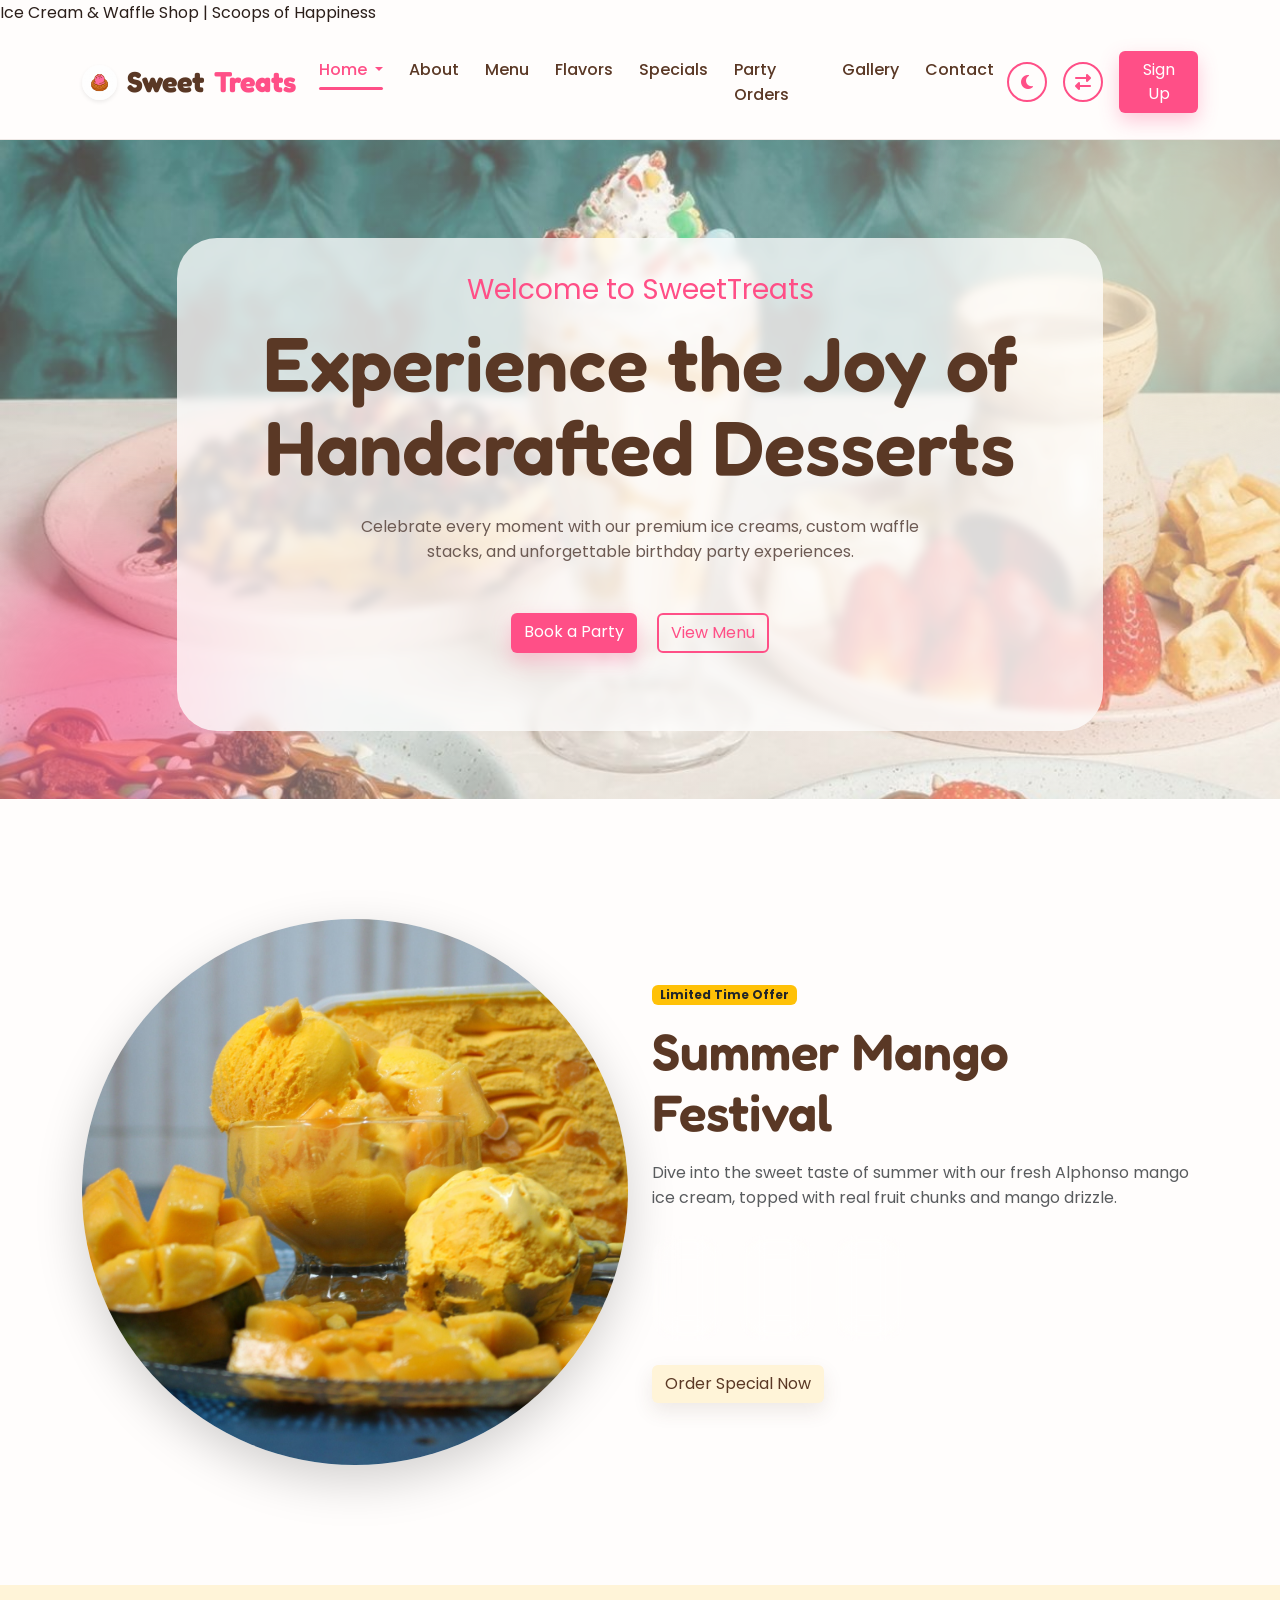
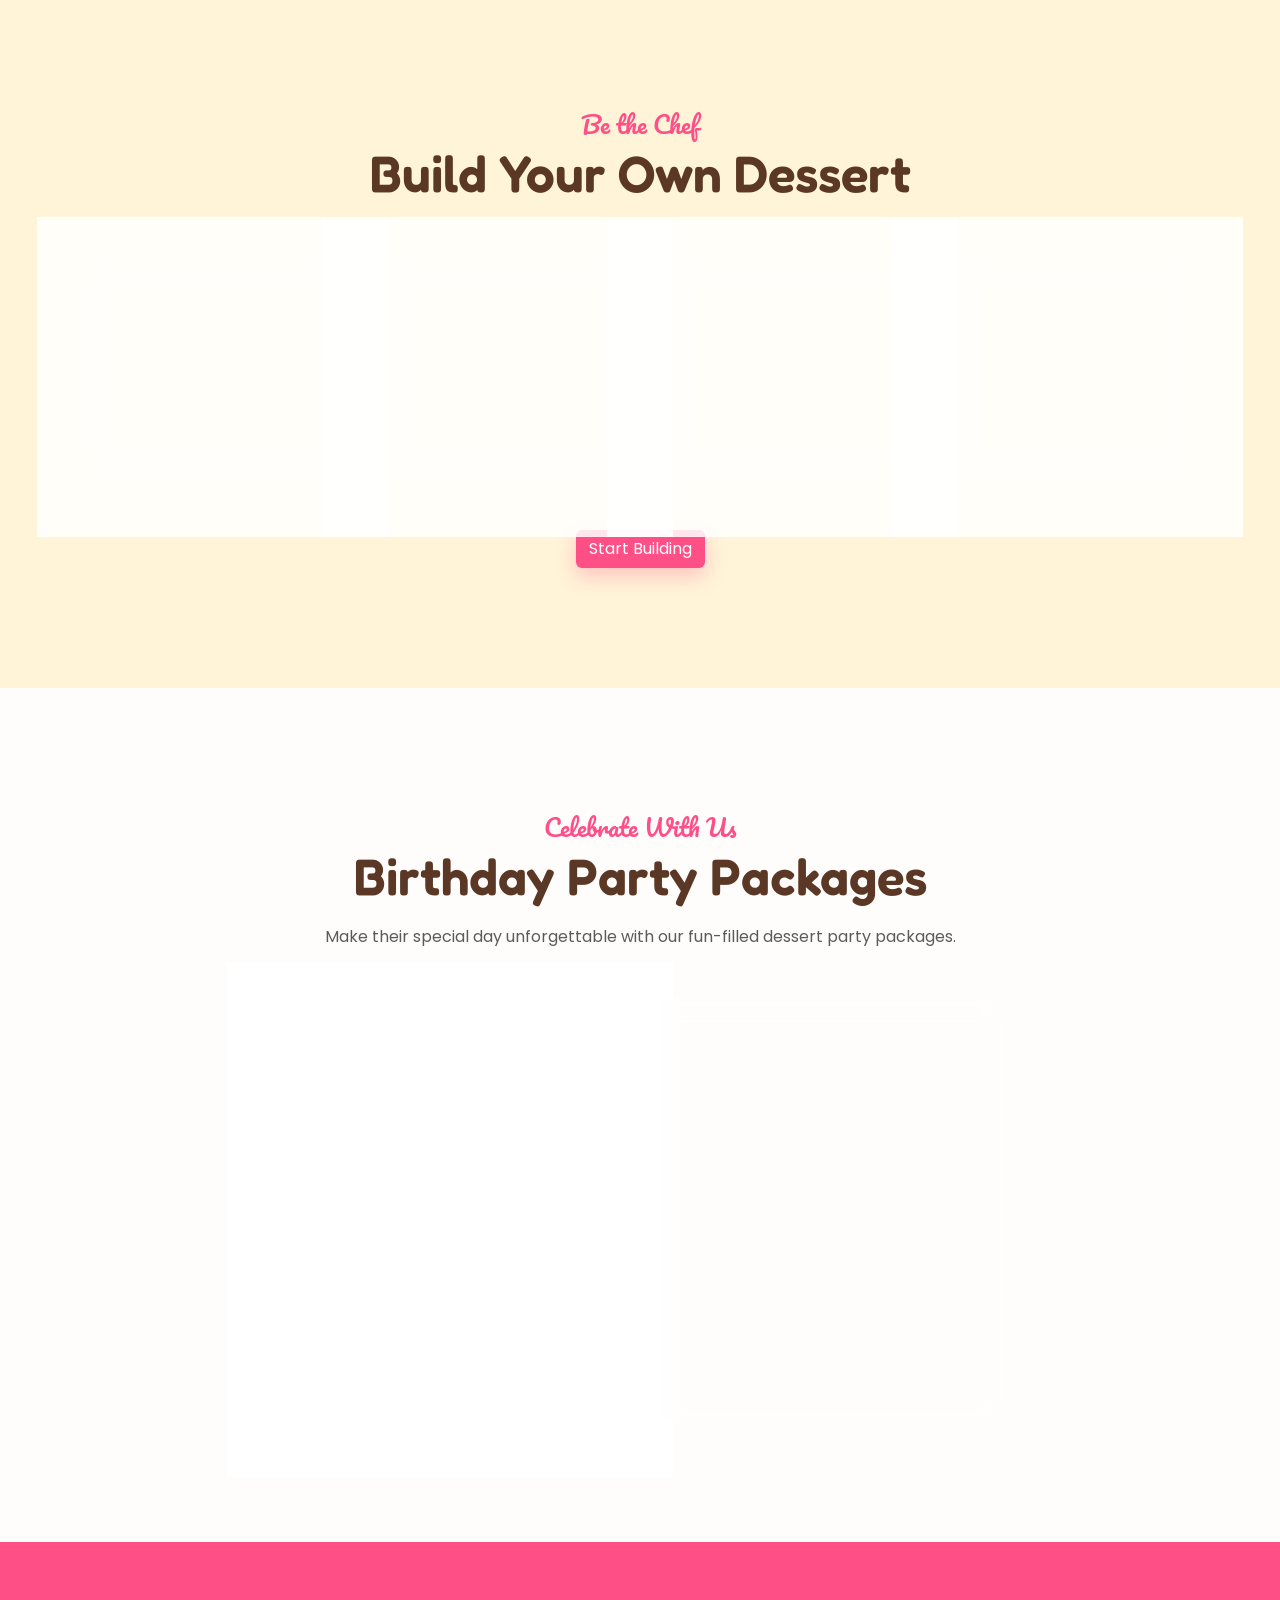
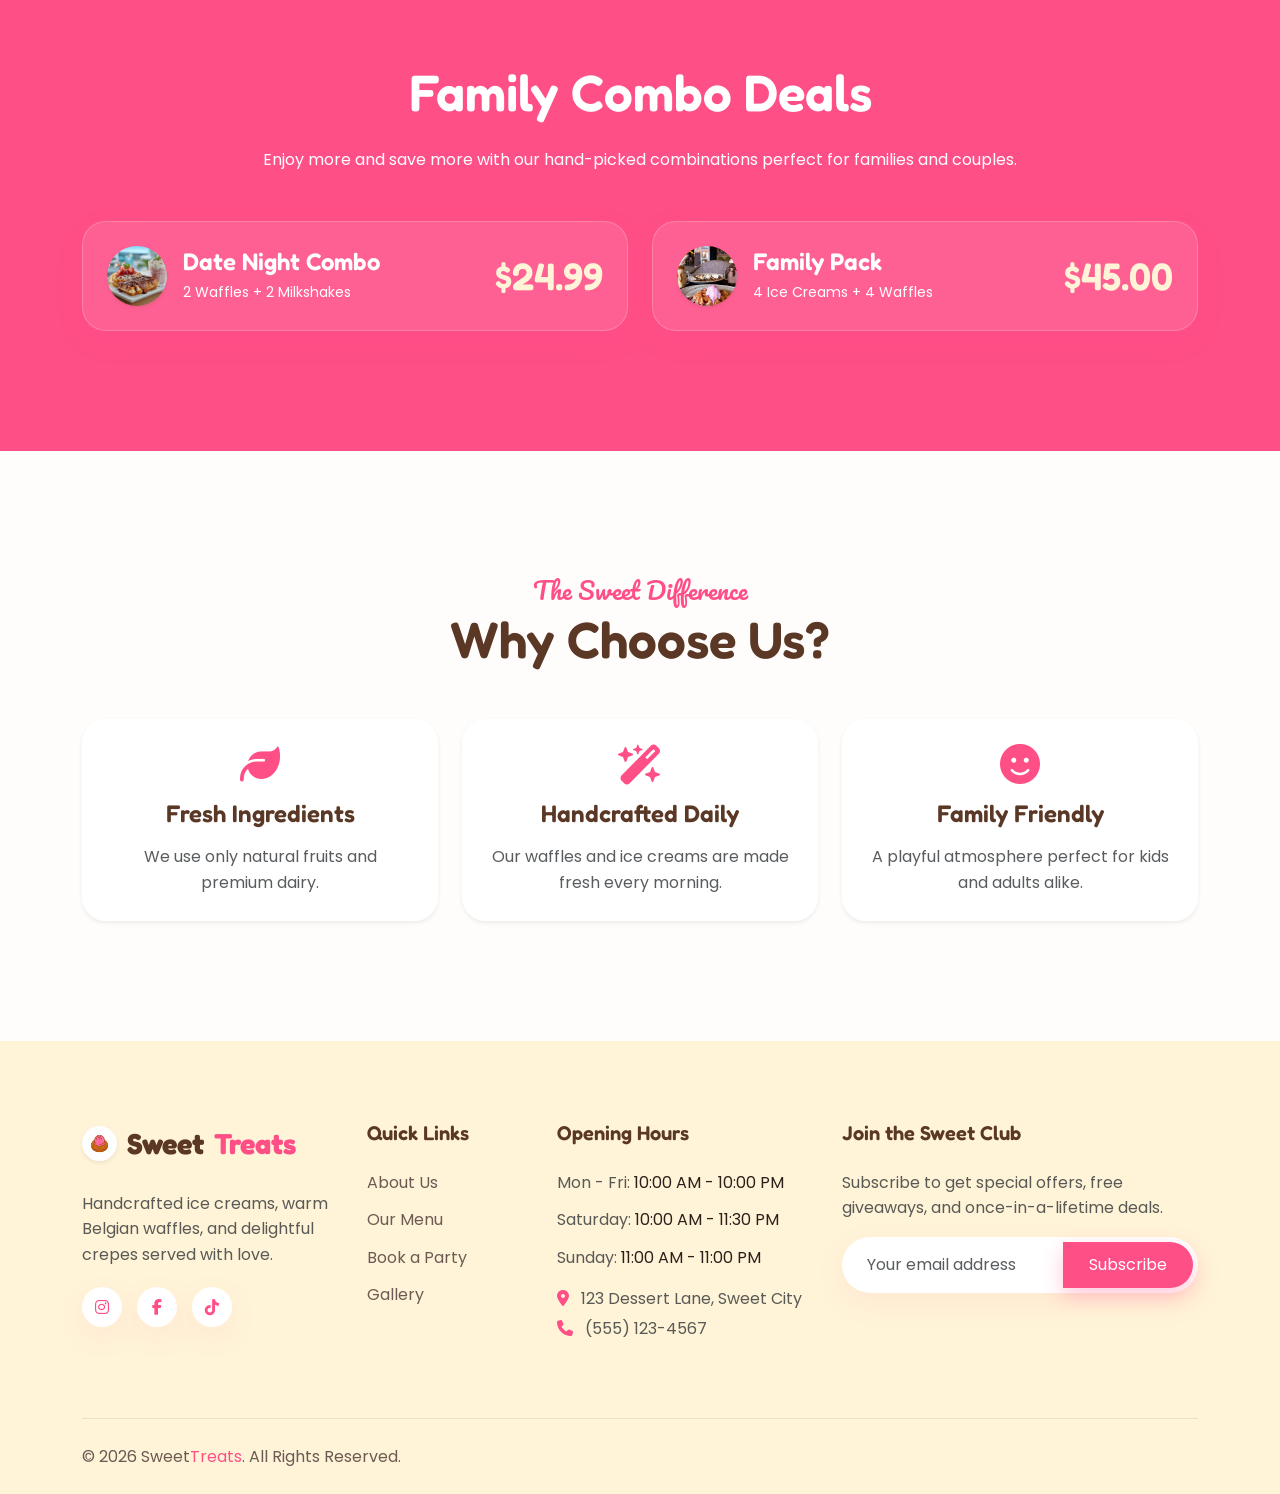
<file: index2.html>
<!DOCTYPE html><html lang="en"><head>    <meta charset="UTF-8">    <meta name="viewport" content="width=device-width, initial-scale=1.0">    <link rel="icon" href="assets/images/logo.png" type="image/png">Ice Cream &        Waffle Shop | Scoops of Happiness</title>    <!-- SEO Meta Tags -->    <meta name="description"        content="Freshly made waffles, handcrafted ice creams, creamy milkshakes, delicious crepes, and seasonal treats.">    <meta name="keywords" content="Ice Cream, Waffles, Crepes, Milkshakes, Desserts, Birthday Parties">    <meta name="author" content="Antigravity Template Studio">    <!-- Open Graph / Social -->    <meta property="og:title" content="Ice Cream & Waffle Shop">    <meta property="og:description" content="Scoops of Happiness in Every Bite!">    <meta property="og:type" content="website">    <!-- Google Fonts -->    <link rel="preconnect" href="https://fonts.googleapis.com">    <link rel="preconnect" href="https://fonts.gstatic.com" crossorigin>    <link        href="https://fonts.googleapis.com/css2?family=Fredoka:wght@400;500;600;700&family=Pacifico&family=Poppins:wght@300;400;500;600&display=swap"        rel="stylesheet">    <!-- Font Awesome -->    <link rel="stylesheet" href="https://cdnjs.cloudflare.com/ajax/libs/font-awesome/6.4.0/css/all.min.css">    <!-- Bootstrap 5 CSS -->    <link href="https://cdn.jsdelivr.net/npm/bootstrap@5.3.2/dist/css/bootstrap.min.css" rel="stylesheet">    <!-- Custom CSS -->    <link rel="stylesheet" href="assets/css/style.css">    <link rel="stylesheet" href="assets/css/dark-mode.css"></head><body>    <!-- Header Navigation -->    <header class="site-header" id="header">        <div class="container">            <nav class="navbar navbar-expand-xl">                <a class="navbar-brand" href="index.html">                    <img src="assets/images/logo.png" alt="Logo" style="width: 35px; height: 35px; object-fit: cover;" class="rounded-circle shadow-sm"> Sweet<span class="text-pink">Treats</span>                </a>                <button class="navbar-toggler" type="button" data-bs-toggle="collapse" data-bs-target="#mainNav"                    aria-controls="mainNav" aria-expanded="false" aria-label="Toggle navigation">                    <div class="navbar-toggler-icon">                        <span></span><span></span><span></span>                    </div>                </button>                <div class="collapse navbar-collapse" id="mainNav">                    <ul class="navbar-nav mx-auto mb-2 mb-lg-0">                        <li class="nav-item dropdown d-none d-xl-block">                            <a class="nav-link active dropdown-toggle" href="#" id="homeDropdown" role="button"                                data-bs-toggle="dropdown" aria-expanded="false">                                Home                            </a>                            <ul class="dropdown-menu border-0 shadow-sm rounded-4" aria-labelledby="homeDropdown">                                <li><a class="dropdown-item" href="index.html">Home 1</a></li>                                <li><a class="dropdown-item" href="index2.html">Home 2</a></li>                            </ul>                        </li>                        <li class="nav-item d-xl-none"><a class="nav-link" href="index.html">Home 1</a></li>                        <li class="nav-item d-xl-none"><a class="nav-link" href="index2.html">Home 2</a></li>                        <li class="nav-item"><a class="nav-link" href="about.html">About</a></li>                        <li class="nav-item"><a class="nav-link" href="menu.html">Menu</a></li>                        <li class="nav-item"><a class="nav-link" href="flavors.html">Flavors</a></li>                        <li class="nav-item"><a class="nav-link" href="specials.html">Specials</a></li>                        <li class="nav-item"><a class="nav-link" href="party-orders.html">Party Orders</a></li>                        <li class="nav-item"><a class="nav-link" href="gallery.html">Gallery</a></li>                        <li class="nav-item"><a class="nav-link" href="contact.html">Contact</a></li>                    </ul>                    <div class="d-flex align-items-center gap-3">                        <button                            class="btn btn-outline-custom rounded-circle d-flex align-items-center justify-content-center"                            style="width:40px;height:40px;" id="theme-toggle" title="Toggle Dark Mode">                            <i class="fa-solid fa-moon"></i>                        </button>                        <button                            class="btn btn-outline-custom rounded-circle d-flex align-items-center justify-content-center"                            style="width:40px;height:40px;" id="rtl-toggle" title="Toggle RTL">                            <i class="fa-solid fa-right-left"></i>                        </button>                        <a href="signup.html" class="btn btn-primary-custom">Sign Up</a>                    </div>                </div>            </nav>        </div>    </header>    <!-- Main Content for Home 2 -->    <main>        <!-- Section 1: Hero Section (Alternative) -->        <section class="hero-section text-center"            style="padding: 90px 0 60px; background: linear-gradient(135deg, var(--hero-overlay-1) 0%, var(--hero-overlay-2) 100%), url('assets/images/home2-hero.jpg') center/cover no-repeat;">            <div class="hero-blob hero-blob-1" style="background: var(--secondary-color);"></div>            <div class="hero-blob hero-blob-2" style="background: var(--primary-color);"></div>            <div class="container">                <div class="row justify-content-center">                    <div class="col-lg-10 py-2">                        <div class="hero-content hero-content-box" style="max-width: 100%;">                            <span class="font-accent fs-3 text-pink mb-2 d-block">Welcome to Sweet<span                                    class="text-pink">Treats</span></span>                            <h1 class="hero-title mb-4">                                Experience the Joy of <span class="text-brown">Handcrafted Desserts</span>                            </h1>                            <p class="hero-subtitle mx-auto mb-5">                                Celebrate every moment with our premium ice creams, custom waffle stacks, and                                unforgettable birthday party experiences.                            </p>                            <div class="hero-buttons justify-content-center mb-5">                                <a href="party-orders.html" class="btn btn-primary-custom">Book a Party</a>                                <a href="menu.html" class="btn btn-outline-custom">View Menu</a>                            </div>                        </div>                    </div>                </div>            </div>        </section>        <!-- Section 2: Seasonal Specials -->        <section class="section-padding" id="seasonal">            <div class="container">                <div class="row align-items-center">                    <div class="col-lg-6 mb-5 mb-lg-0">                        <img src="assets/images/summer.jpg" alt="Summer Mango Special"                            class="img-fluid rounded-circle shadow-lg floating-element"                            style="aspect-ratio: 1/1; object-fit: cover; width: 100%;">                    </div>                    <div class="col-lg-6 text-center text-lg-start">                        <span class="badge bg-warning text-dark mb-3">Limited Time Offer</span>                        <h2 class="mb-3">Summer Mango Festival</h2>                        <p class="text-muted mb-4">Dive into the sweet taste of summer with our fresh Alphonso mango ice                            cream, topped with real fruit chunks and mango drizzle.</p>                        <!-- Countdown Timer Placeholder -->                        <div class="d-flex gap-3 mb-4 text-center justify-content-center justify-content-lg-start">                            <div class="glass-panel p-3 min-w-80">                                <h3 class="mb-0 text-pink">12</h3>                                <span class="small">Days</span>                            </div>                            <div class="glass-panel p-3 min-w-80">                                <h3 class="mb-0 text-pink">08</h3>                                <span class="small">Hours</span>                            </div>                            <div class="glass-panel p-3 min-w-80">                                <h3 class="mb-0 text-pink">45</h3>                                <span class="small">Mins</span>                            </div>                        </div>                        <a href="specials.html" class="btn btn-secondary-custom">Order Special Now</a>                    </div>                </div>            </div>        </section>        <!-- Section 3: Build Your Own Dessert -->        <section class="section-padding bg-vanilla" id="build-own">            <div class="container text-center">                <span class="accent-text fs-4">Be the Chef</span>                <h2 class="mb-5">Build Your Own Dessert</h2>                <div class="row g-4 justify-content-center">                    <div class="col-lg-3 col-md-6">                        <div class="glass-panel p-4 h-100">                            <div class="mb-3"><img src="assets/images/cone.jpg" alt="Base"                                    style="width: 80px; height: 80px; object-fit: cover;"                                    class="rounded-circle shadow-sm"></div>                            <h4>Choose Base</h4>                            <p class="text-muted small">Waffle, Crepe, or Cone</p>                        </div>                    </div>                    <div class="col-lg-3 col-md-6">                        <div class="glass-panel p-4 h-100">                            <div class="mb-3"><img src="assets/images/flavor1.png" alt="Flavor"                                    style="width: 80px; height: 80px; object-fit: cover;"                                    class="rounded-circle shadow-sm bg-white"></div>                            <h4>Pick Flavors</h4>                            <p class="text-muted small">Select your ice cream</p>                        </div>                    </div>                    <div class="col-lg-3 col-md-6">                        <div class="glass-panel p-4 h-100">                            <div class="mb-3"><img src="assets/images/brownie.avif" alt="Toppings"                                    style="width: 80px; height: 80px; object-fit: cover;"                                    class="rounded-circle shadow-sm"></div>                            <h4>Add Toppings</h4>                            <p class="text-muted small">Sprinkles, nuts, fruits</p>                        </div>                    </div>                    <div class="col-lg-3 col-md-6">                        <div class="glass-panel p-4 h-100">                            <div class="mb-3"><img src="assets/images/chocolate.jpg" alt="Sauce"                                    style="width: 80px; height: 80px; object-fit: cover;"                                    class="rounded-circle shadow-sm"></div>                            <h4>Drizzle Sauce</h4>                            <p class="text-muted small">Chocolate, Caramel</p>                        </div>                    </div>                </div>                <div class="mt-5">                    <a href="menu.html" class="btn btn-primary-custom">Start Building</a>                </div>            </div>        </section>        <!-- Section 4: Birthday Party Packages -->        <section class="section-padding" id="parties">            <div class="container">                <div class="text-center mb-5">                    <span class="accent-text fs-4">Celebrate With Us</span>                    <h2 class="mb-3">Birthday Party Packages</h2>                    <p class="text-muted max-w-600 mx-auto">Make their special day unforgettable with our fun-filled                        dessert party packages.</p>                </div>                <div class="row g-4 justify-content-center">                    <div class="col-lg-4">                        <div class="glass-panel p-5 text-center h-100 border border-primary">                            <h4 class="text-pink">Mini Party</h4>                            <h2 class="my-4">$150</h2>                            <ul class="list-unstyled text-start mb-4">                                <li class="mb-2"><i class="fa-solid fa-check text-success me-2"></i> Up to 10 Kids</li>                                <li class="mb-2"><i class="fa-solid fa-check text-success me-2"></i> Ice Cream Cups</li>                                <li class="mb-2"><i class="fa-solid fa-check text-success me-2"></i> Basic Decorations                                </li>                            </ul>                            <a href="party-orders.html" class="btn btn-outline-custom w-100">Book Mini</a>                        </div>                    </div>                    <div class="col-lg-4">                        <div class="glass-panel p-5 text-center h-100 position-relative"                            style="background: var(--primary-color); color: white;">                            <span                                class="badge bg-warning text-dark position-absolute top-0 start-50 translate-middle">Most                                Popular</span>                            <h4 class="text-white">Birthday Bash</h4>                            <h2 class="my-4 text-white">$299</h2>                            <ul class="list-unstyled text-start mb-4">                                <li class="mb-2"><i class="fa-solid fa-check text-warning me-2"></i> Up to 20 Kids</li>                                <li class="mb-2"><i class="fa-solid fa-check text-warning me-2"></i> Unlimited Waffles                                </li>                                <li class="mb-2"><i class="fa-solid fa-check text-warning me-2"></i> Custom Ice Cream                                    Cake</li>                                <li class="mb-2"><i class="fa-solid fa-check text-warning me-2"></i> Party Host</li>                            </ul>                            <a href="party-orders.html" class="btn btn-secondary-custom w-100">Book Bash</a>                        </div>                    </div>                </div>            </div>        </section>        <!-- Section 5: Combo Deals -->        <section class="section-padding bg-pink text-white" id="combos">            <div class="container text-center">                <h2 class="text-white mb-4">Family Combo Deals</h2>                <p class="mb-5 max-w-600 mx-auto">Enjoy more and save more with our hand-picked combinations perfect for                    families and couples.</p>                <div class="row g-4">                    <div class="col-lg-6">                        <div class="glass-panel p-4 d-flex align-items-center justify-content-between flex-wrap flex-sm-nowrap"                            style="background: rgba(255,255,255,0.1); border-color: rgba(255,255,255,0.2);">                            <div class="d-flex align-items-center gap-3 flex-nowrap">                                <img src="assets/images/combo1.jpg" alt="Date Night Combo"                                    class="rounded-circle shadow-sm"                                    style="width: 60px; height: 60px; object-fit: cover;">                                <div class="text-start">                                    <h4 class="text-white mb-1">Date Night Combo</h4>                                    <p class="small mb-0">2 Waffles + 2 Milkshakes</p>                                </div>                            </div>                            <h3 class="text-vanilla mb-0">$24.99</h3>                        </div>                    </div>                    <div class="col-lg-6">                        <div class="glass-panel p-4 d-flex align-items-center justify-content-between flex-wrap flex-sm-nowrap"                            style="background: rgba(255,255,255,0.1); border-color: rgba(255,255,255,0.2);">                            <div class="d-flex align-items-center gap-3 flex-nowrap">                                <img src="assets/images/combo2.jpg" alt="Family Pack" class="rounded-circle shadow-sm"                                    style="width: 60px; height: 60px; object-fit: cover;">                                <div class="text-start">                                    <h4 class="text-white mb-1">Family Pack</h4>                                    <p class="small mb-0">4 Ice Creams + 4 Waffles</p>                                </div>                            </div>                            <h3 class="text-vanilla mb-0">$45.00</h3>                        </div>                    </div>                </div>            </div>        </section>        <!-- Section 6: Why Choose Us -->        <section class="section-padding" id="why-us">            <div class="container text-center">                <span class="accent-text fs-4">The Sweet Difference</span>                <h2 class="mb-5">Why Choose Us?</h2>                <div class="row g-4">                    <div class="col-lg-4">                        <div class="glass-panel p-4 shadow-sm h-100">                            <i class="fa-solid fa-leaf fs-1 text-pink mb-3"></i>                            <h4>Fresh Ingredients</h4>                            <p class="text-muted mb-0">We use only natural fruits and premium dairy.</p>                        </div>                    </div>                    <div class="col-lg-4">                        <div class="glass-panel p-4 shadow-sm h-100">                            <i class="fa-solid fa-wand-magic-sparkles fs-1 text-pink mb-3"></i>                            <h4>Handcrafted Daily</h4>                            <p class="text-muted mb-0">Our waffles and ice creams are made fresh every morning.</p>                        </div>                    </div>                    <div class="col-lg-4">                        <div class="glass-panel p-4 shadow-sm h-100">                            <i class="fa-solid fa-face-smile fs-1 text-pink mb-3"></i>                            <h4>Family Friendly</h4>                            <p class="text-muted mb-0">A playful atmosphere perfect for kids and adults alike.</p>                        </div>                    </div>                </div>            </div>        </section>    </main>    <!-- Footer -->    <footer class="site-footer">        <div class="container">            <div class="row g-4">                <div class="col-xl-3 col-lg-6 col-md-6 footer-widget">                    <a class="navbar-brand mb-4" href="index.html">                        <img src="assets/images/logo.png" alt="Logo" style="width: 35px; height: 35px; object-fit: cover;" class="rounded-circle shadow-sm"> Sweet<span class="text-pink">Treats</span>                    </a>                    <p class="text-muted">Handcrafted ice creams, warm Belgian waffles, and delightful crepes served                        with love.</p>                    <div class="footer-social">                        <a href="#"><i class="fa-brands fa-instagram"></i></a>                        <a href="#"><i class="fa-brands fa-facebook-f"></i></a>                        <a href="#"><i class="fa-brands fa-tiktok"></i></a>                    </div>                </div>                <div class="col-xl-2 col-lg-6 col-md-6 footer-widget">                    <h4>Quick Links</h4>                    <ul class="footer-links">                        <li><a href="about.html">About Us</a></li>                        <li><a href="menu.html">Our Menu</a></li>                        <li><a href="party-orders.html">Book a Party</a></li>                        <li><a href="gallery.html">Gallery</a></li>                    </ul>                </div>                <div class="col-xl-3 col-lg-6 col-md-6 footer-widget">                    <h4>Opening Hours</h4>                    <ul class="footer-links">                        <li><span class="text-muted">Mon - Fri:</span> 10:00 AM - 10:00 PM</li>                        <li><span class="text-muted">Saturday:</span> 10:00 AM - 11:30 PM</li>                        <li><span class="text-muted">Sunday:</span> 11:00 AM - 11:00 PM</li>                    </ul>                    <p class="text-muted mt-3 mb-1"><i class="fa-solid fa-location-dot me-2 text-pink"></i> 123 Dessert                        Lane, Sweet City</p>                    <p class="text-muted"><i class="fa-solid fa-phone me-2 text-pink"></i> (555) 123-4567</p>                </div>                <div class="col-xl-4 col-lg-6 col-md-6 footer-widget">                    <h4>Join the Sweet Club</h4>                    <p class="text-muted">Subscribe to get special offers, free giveaways, and once-in-a-lifetime deals.                    </p>                    <form class="newsletter-form mt-3">                        <div class="input-group">                            <input type="email" class="form-control" placeholder="Your email address" required>                            <button class="btn btn-primary-custom" type="submit">Subscribe</button>                        </div>                    </form>                </div>            </div>            <div class="footer-bottom">                <div class="row align-items-center">                    <div class="col-md-6 text-md-start">                        <p class="mb-0">&copy; 2026 Sweet<span class="text-pink">Treats</span>. All Rights Reserved.</p>                    </div>                    <div class="col-md-6 text-md-end mt-3 mt-md-0">                    </div>                </div>            </div>        </div>    </footer>    <!-- Back to top button -->    <a href="#" class="back-to-top" id="backToTop"><i class="fa-solid fa-arrow-up"></i></a>    <!-- Bootstrap 5 JS -->    <script src="https://cdn.jsdelivr.net/npm/bootstrap@5.3.2/dist/js/bootstrap.bundle.min.js"></script>    <!-- Custom JS -->    <script src="assets/js/main.js"></script></body></html>
</file>
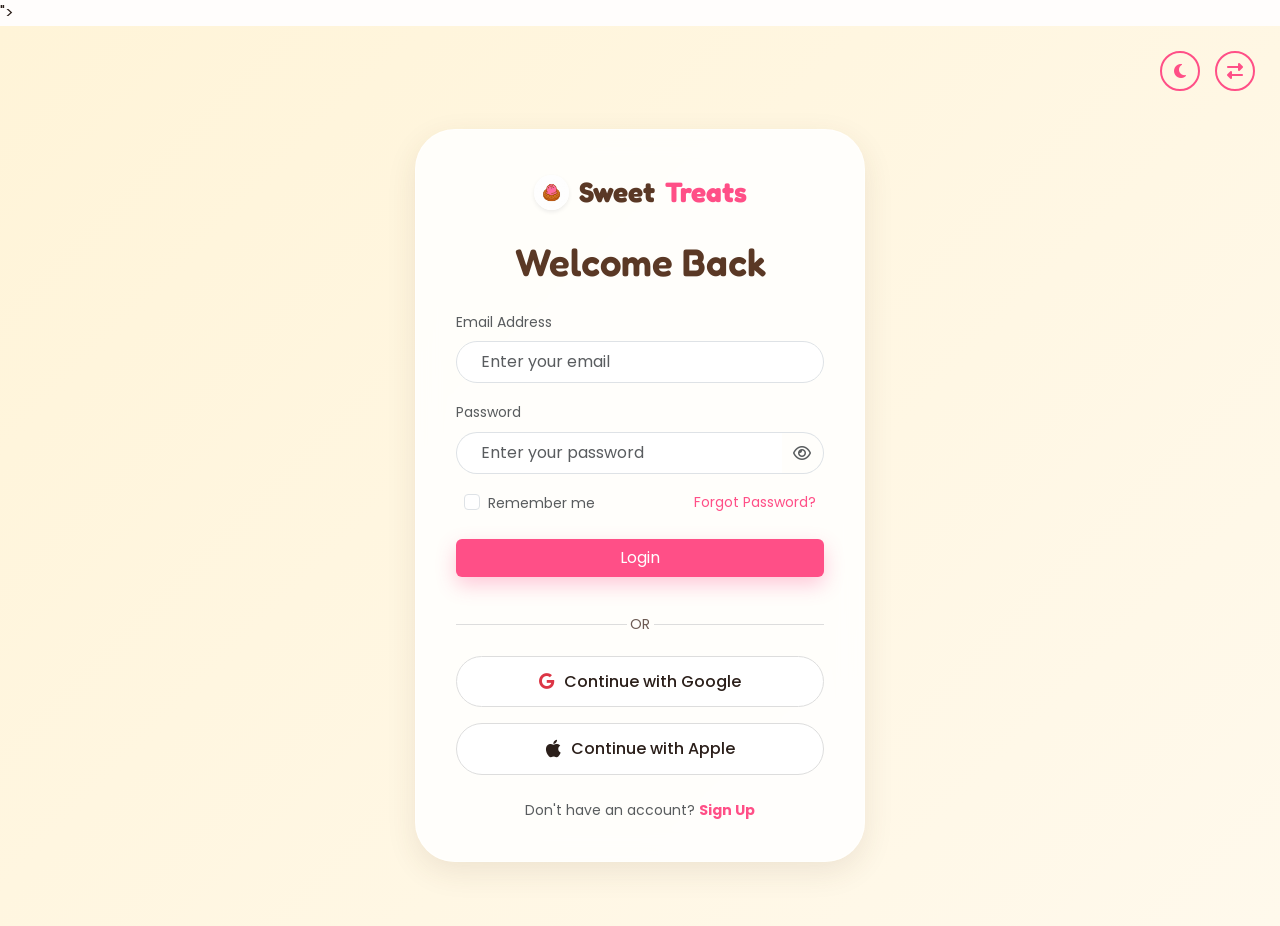
<file: login.html>
<!DOCTYPE html><html lang="en"><head>    <meta charset="UTF-8">    <meta name="viewport" content="width=device-width, initial-scale=1.0">    <link rel="icon" href="assets/images/logo.png" type="image/png">">    <title>Login | SweetTreats</title>    <!-- Fonts & CSS -->    <link rel="preconnect" href="https://fonts.googleapis.com">    <link rel="preconnect" href="https://fonts.gstatic.com" crossorigin>    <link        href="https://fonts.googleapis.com/css2?family=Fredoka:wght@400;500;600;700&family=Pacifico&family=Poppins:wght@300;400;500;600&display=swap"        rel="stylesheet">    <link rel="stylesheet" href="https://cdnjs.cloudflare.com/ajax/libs/font-awesome/6.4.0/css/all.min.css">    <link href="https://cdn.jsdelivr.net/npm/bootstrap@5.3.2/dist/css/bootstrap.min.css" rel="stylesheet">    <link rel="stylesheet" href="assets/css/style.css">    <link rel="stylesheet" href="assets/css/dark-mode.css">    <link rel="stylesheet" href="assets/css/rtl.css">    <style>        .auth-page {            min-height: 100vh;            display: flex;            align-items: center;            justify-content: center;            background: linear-gradient(135deg, var(--secondary-color) 0%, #FFF9EC 100%);            position: relative;            padding: 80px 20px 40px;        }        .auth-controls {            position: absolute;            top: 25px;            right: 25px;            display: flex;            gap: 15px;            z-index: 100;        }        [dir="rtl"] .auth-controls {            right: auto;            left: 25px;        }        .auth-panel {            width: 100%;            max-width: 450px;            background: var(--glass-bg);            backdrop-filter: var(--glass-blur);            -webkit-backdrop-filter: var(--glass-blur);            border: 1px solid var(--glass-border);            box-shadow: var(--shadow-dark);            border-radius: var(--border-radius-lg);            padding: 40px;        }        .social-btn {            display: flex;            align-items: center;            justify-content: center;            gap: 10px;            border-radius: var(--border-radius-pill);            padding: 12px;            border: 1px solid #ddd;            background: var(--white);            color: var(--text-color);            transition: all var(--transition-fast);            text-decoration: none;            font-weight: 500;        }        .social-btn:hover {            background: #f8f9fa;        }        .divider {            display: flex;            align-items: center;            text-align: center;            color: var(--text-muted);            margin: 20px 0;        }        .divider::before,        .divider::after {            content: '';            flex: 1;            border-bottom: 1px solid #ddd;        }        .divider:not(:empty)::before {            margin-right: .25em;        }        .divider:not(:empty)::after {            margin-left: .25em;        }        .hover-underline:hover {            text-decoration: underline !important;        }        .password-toggle {            cursor: pointer;            z-index: 10;        }    </style></head><body>    <div class="auth-page">        <!-- Top Right Controls -->        <div class="auth-controls">            <button class="btn btn-outline-custom rounded-circle d-flex align-items-center justify-content-center"                style="width:40px;height:40px;" id="theme-toggle" title="Toggle Dark Mode">                <i class="fa-solid fa-moon"></i>            </button>            <button class="btn btn-outline-custom rounded-circle d-flex align-items-center justify-content-center"                style="width:40px;height:40px;" id="rtl-toggle" title="Toggle RTL">                <i class="fa-solid fa-right-left"></i>            </button>        </div>        <div class="auth-panel text-center">            <!-- Logo inside form -->            <a class="navbar-brand mb-4 d-inline-flex align-items-center fs-3" href="index.html">                <img src="assets/images/logo.png" alt="Logo" style="width: 35px; height: 35px; object-fit: cover;" class="rounded-circle shadow-sm"> Sweet <span class="text-pink">Treats</span>            </a>            <h3 class="mb-4">Welcome Back</h3>            <form>                <div class="mb-3 text-start">                    <label class="form-label text-muted small">Email Address</label>                    <input type="email" class="form-control rounded-pill px-4 py-2" placeholder="Enter your email"                        required>                </div>                <div class="mb-3 text-start">                    <label class="form-label text-muted small">Password</label>                    <div class="input-group">                        <input type="password" class="form-control rounded-pill px-4 py-2 border-end-0"                            id="loginPassword" placeholder="Enter your password" required                            style="border-top-right-radius: 0 !important; border-bottom-right-radius: 0 !important;">                        <span class="input-group-text bg-transparent border-start-0 rounded-pill password-toggle"                            onclick="togglePassword('loginPassword', 'eyeIconLogin')"                            style="border-top-left-radius: 0 !important; border-bottom-left-radius: 0 !important;">                            <i class="fa-regular fa-eye text-muted" id="eyeIconLogin"></i>                        </span>                    </div>                </div>                <div class="d-flex justify-content-between mb-4 align-items-center px-2">                    <div class="form-check mb-0">                        <input type="checkbox" class="form-check-input" id="remember">                        <label class="form-check-label small text-muted" for="remember">Remember me</label>                    </div>                    <a href="#" class="text-pink text-decoration-none hover-underline small">Forgot Password?</a>                </div>                <button type="submit" class="btn btn-primary-custom w-100 mb-3">Login</button>                <div class="divider small">OR</div>                <div class="d-flex flex-column gap-3 mb-4">                    <a href="#" class="social-btn">                        <i class="fa-brands fa-google text-danger"></i> Continue with Google                    </a>                    <a href="#" class="social-btn">                        <i class="fa-brands fa-apple fs-5"></i> Continue with Apple                    </a>                </div>                <p class="mb-0 text-muted small">Don't have an account? <a href="signup.html"                        class="text-pink text-decoration-none hover-underline fw-bold">Sign Up</a></p>            </form>        </div>    </div>    <script>        function togglePassword(inputId, iconId) {            const input = document.getElementById(inputId);            const icon = document.getElementById(iconId);            if (input.type === 'password') {                input.type = 'text';                icon.classList.remove('fa-eye');                icon.classList.add('fa-eye-slash');            } else {                input.type = 'password';                icon.classList.remove('fa-eye-slash');                icon.classList.add('fa-eye');            }        }    </script>    <script src="https://cdn.jsdelivr.net/npm/bootstrap@5.3.2/dist/js/bootstrap.bundle.min.js"></script>    <script src="assets/js/main.js"></script></body></html>
</file>
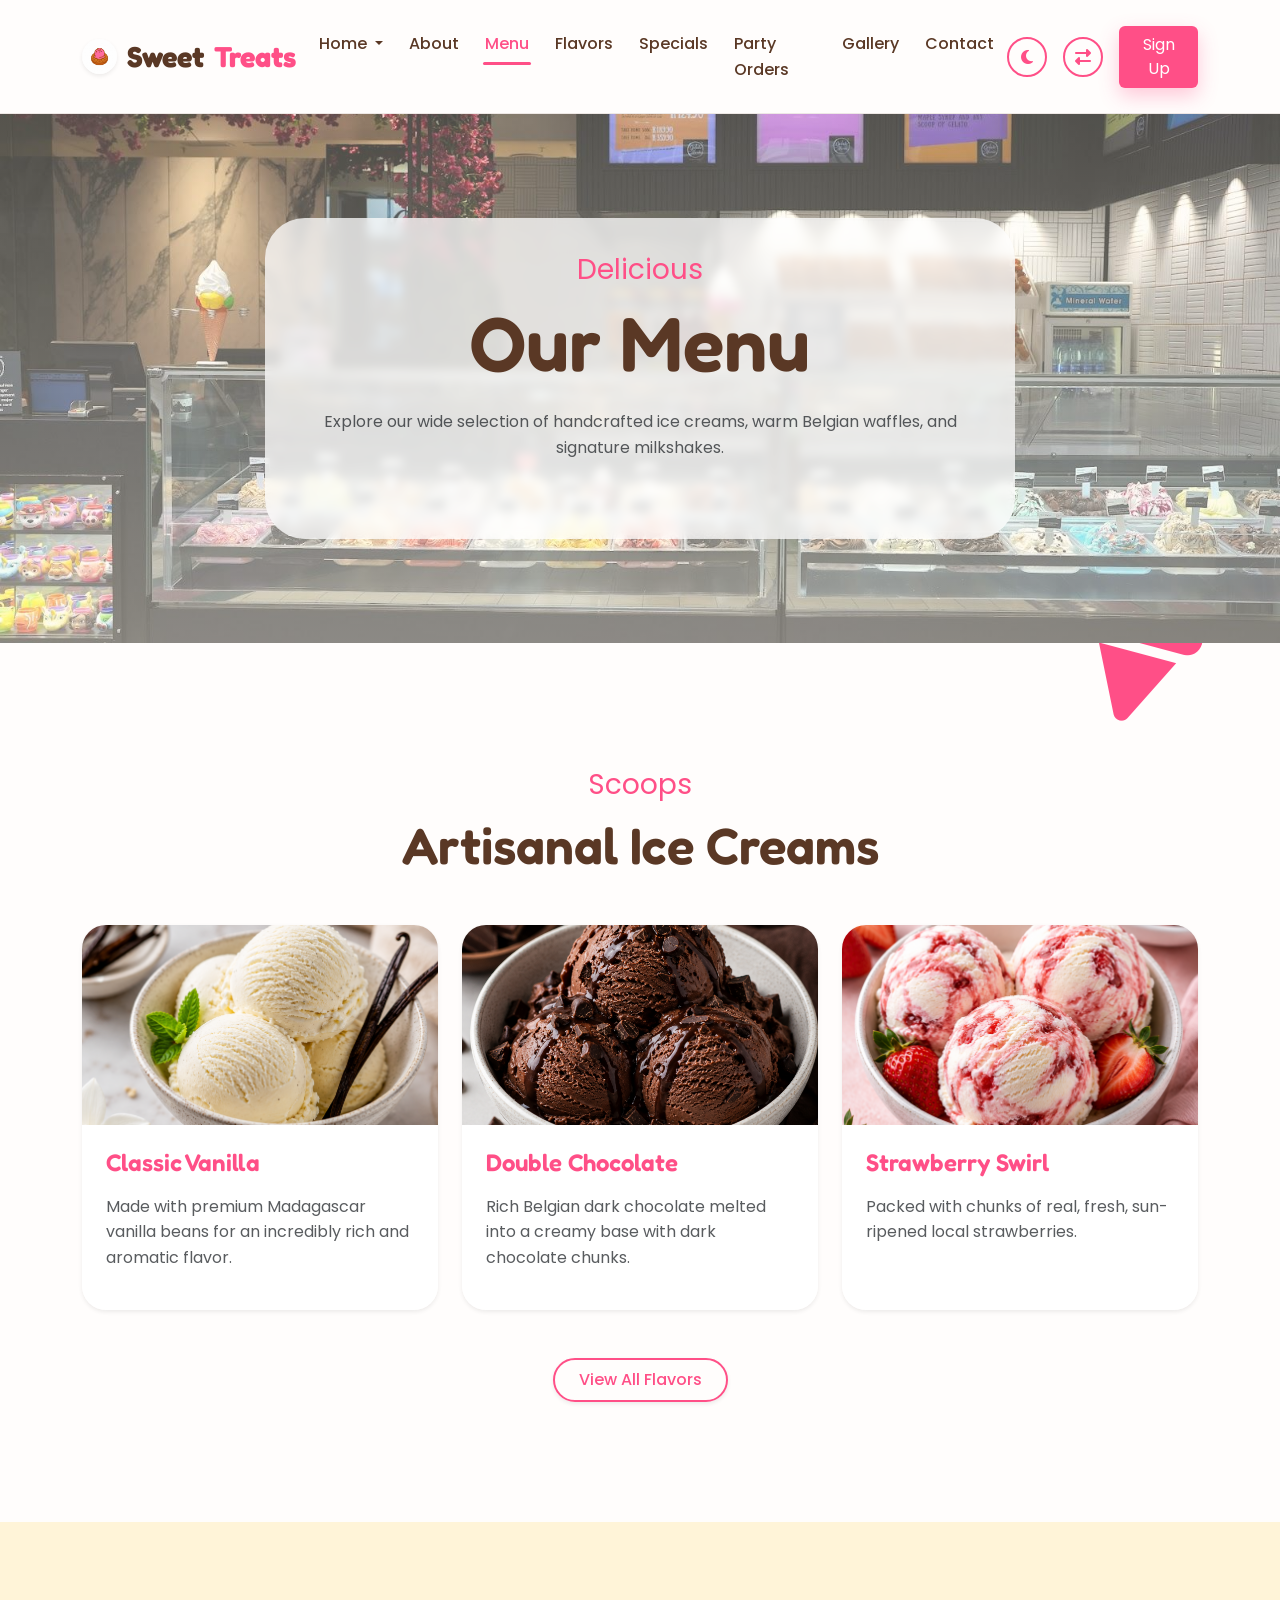
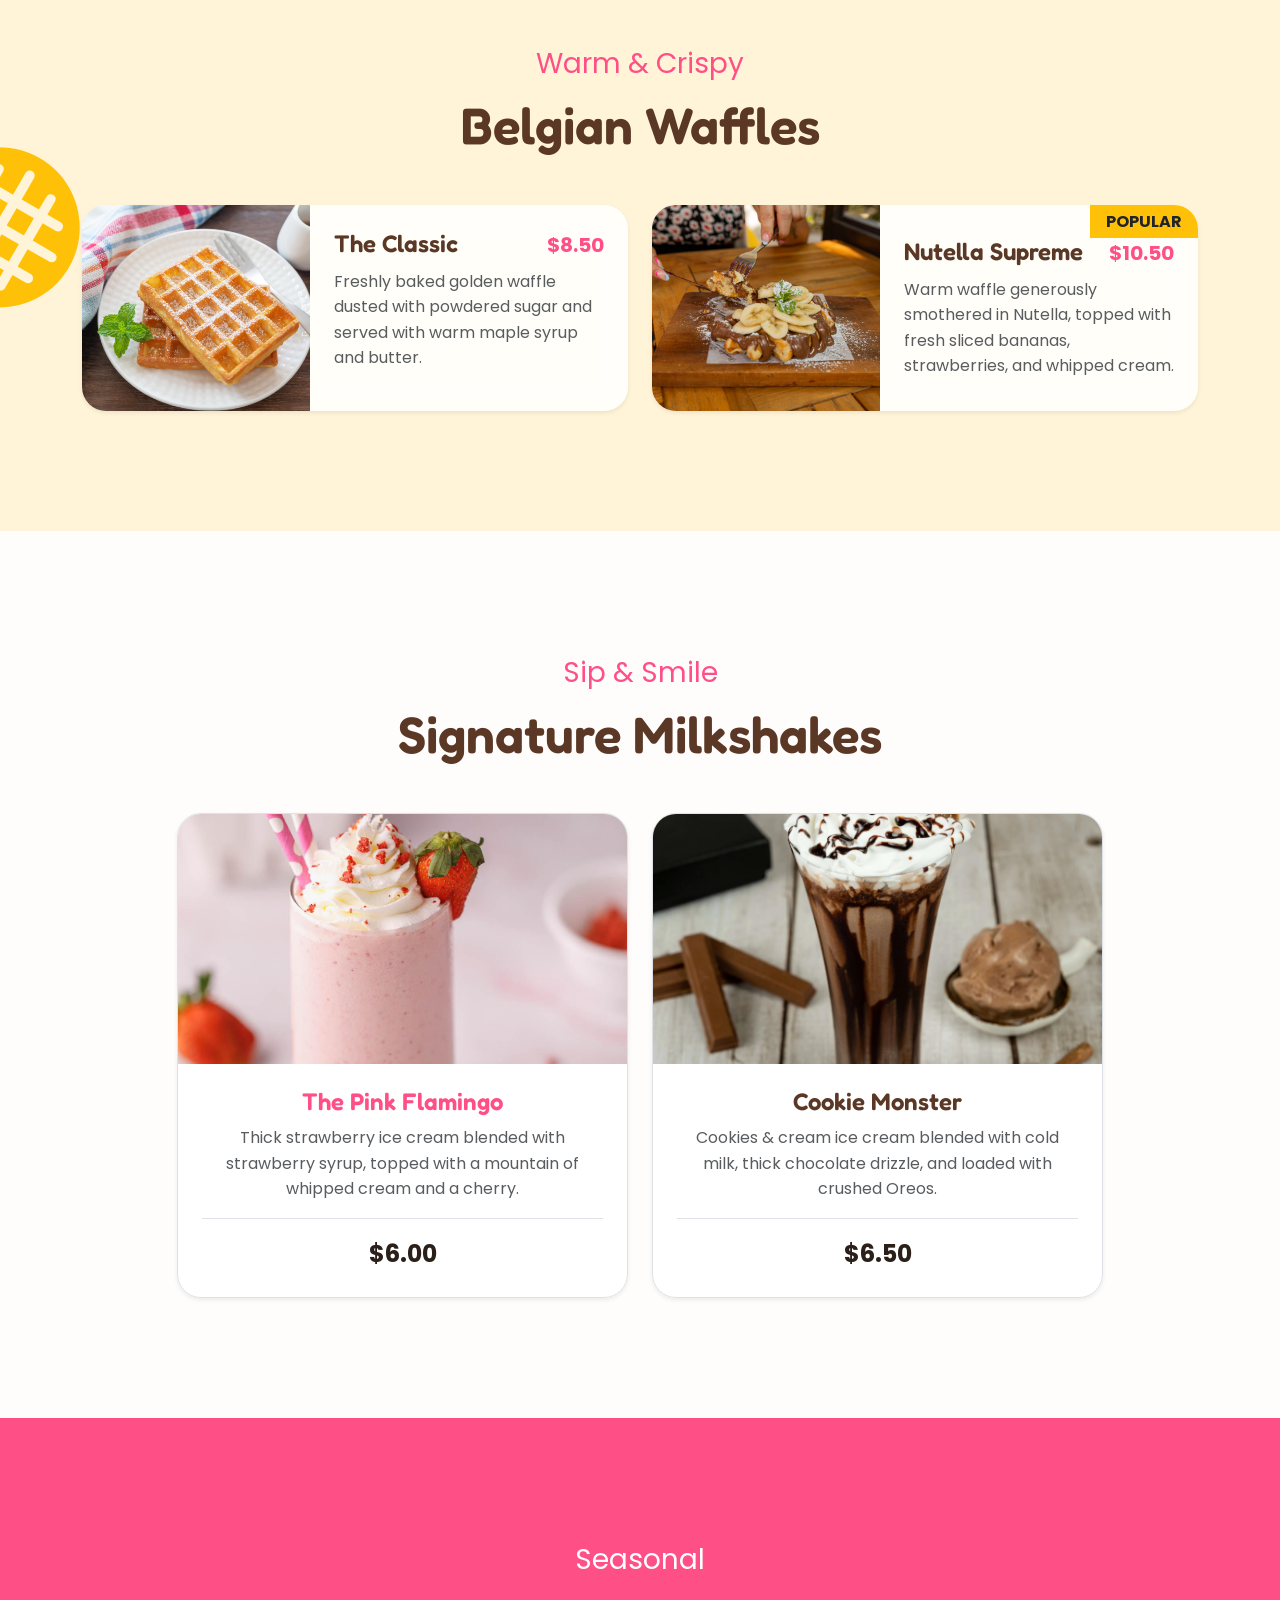
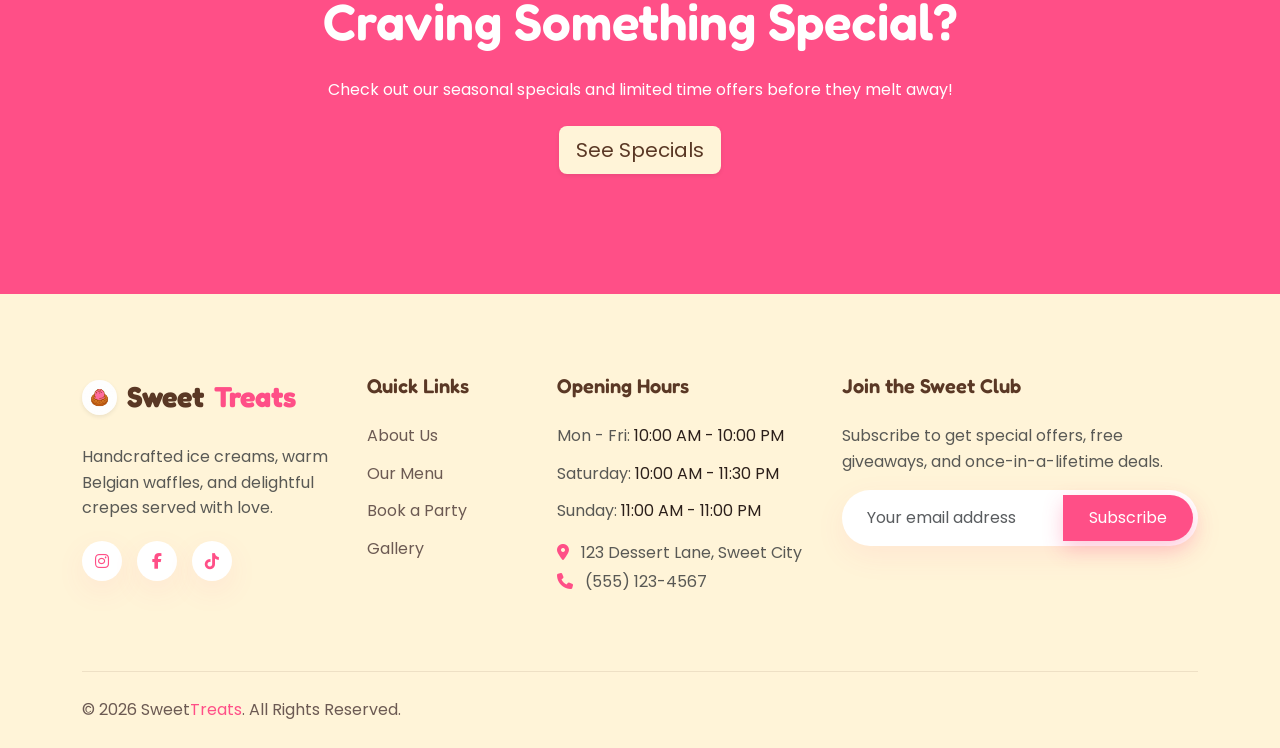
<file: menu.html>
<!DOCTYPE html><html lang="en"><head>    <meta charset="UTF-8">    <meta name="viewport" content="width=device-width, initial-scale=1.0">    <link rel="icon" href="assets/images/logo.png" type="image/png"><title>Menus | SweetTreats</title>    <!-- SEO Meta Tags -->    <meta name="description"        content="Freshly made waffles, handcrafted ice creams, creamy milkshakes, delicious crepes, and seasonal treats.">    <meta name="keywords" content="Ice Cream, Waffles, Crepes, Milkshakes, Desserts, Birthday Parties">    <meta name="author" content="Antigravity Template Studio">    <!-- Open Graph / Social -->    <meta property="og:title" content="Ice Cream & Waffle Shop">    <meta property="og:description" content="Scoops of Happiness in Every Bite!">    <meta property="og:type" content="website">    <!-- Google Fonts -->    <link rel="preconnect" href="https://fonts.googleapis.com">    <link rel="preconnect" href="https://fonts.gstatic.com" crossorigin>    <link        href="https://fonts.googleapis.com/css2?family=Fredoka:wght@400;500;600;700&family=Pacifico&family=Poppins:wght@300;400;500;600&display=swap"        rel="stylesheet">    <!-- Font Awesome -->    <link rel="stylesheet" href="https://cdnjs.cloudflare.com/ajax/libs/font-awesome/6.4.0/css/all.min.css">    <!-- Bootstrap 5 CSS -->    <link href="https://cdn.jsdelivr.net/npm/bootstrap@5.3.2/dist/css/bootstrap.min.css" rel="stylesheet">    <!-- Custom CSS -->    <link rel="stylesheet" href="assets/css/style.css">    <link rel="stylesheet" href="assets/css/dark-mode.css"></head><body>    <!-- Header Navigation -->    <header class="site-header" id="header">        <div class="container">            <nav class="navbar navbar-expand-xl">                <a class="navbar-brand" href="index.html">                    <img src="assets/images/logo.png" alt="Logo" style="width: 35px; height: 35px; object-fit: cover;" class="rounded-circle shadow-sm"> Sweet<span class="text-pink">Treats</span>                </a>                <button class="navbar-toggler" type="button" data-bs-toggle="collapse" data-bs-target="#mainNav"                    aria-controls="mainNav" aria-expanded="false" aria-label="Toggle navigation">                    <div class="navbar-toggler-icon">                        <span></span><span></span><span></span>                    </div>                </button>                <div class="collapse navbar-collapse" id="mainNav">                    <ul class="navbar-nav mx-auto mb-2 mb-lg-0">                        <li class="nav-item dropdown d-none d-xl-block">                            <a class="nav-link active dropdown-toggle" href="#" id="homeDropdown" role="button"                                data-bs-toggle="dropdown" aria-expanded="false">                                Home                            </a>                            <ul class="dropdown-menu border-0 shadow-sm rounded-4" aria-labelledby="homeDropdown">                                <li><a class="dropdown-item" href="index.html">Home 1</a></li>                                <li><a class="dropdown-item" href="index2.html">Home 2</a></li>                            </ul>                        </li>                        <li class="nav-item d-xl-none"><a class="nav-link" href="index.html">Home 1</a></li>                        <li class="nav-item d-xl-none"><a class="nav-link" href="index2.html">Home 2</a></li>                        <li class="nav-item"><a class="nav-link" href="about.html">About</a></li>                        <li class="nav-item"><a class="nav-link" href="menu.html">Menu</a></li>                        <li class="nav-item"><a class="nav-link" href="flavors.html">Flavors</a></li>                        <li class="nav-item"><a class="nav-link" href="specials.html">Specials</a></li>                        <li class="nav-item"><a class="nav-link" href="party-orders.html">Party Orders</a></li>                        <li class="nav-item"><a class="nav-link" href="gallery.html">Gallery</a></li>                        <li class="nav-item"><a class="nav-link" href="contact.html">Contact</a></li>                    </ul>                    <div class="d-flex align-items-center gap-3">                        <button                            class="btn btn-outline-custom rounded-circle d-flex align-items-center justify-content-center"                            style="width:40px;height:40px;" id="theme-toggle" title="Toggle Dark Mode">                            <i class="fa-solid fa-moon"></i>                        </button>                        <button                            class="btn btn-outline-custom rounded-circle d-flex align-items-center justify-content-center"                            style="width:40px;height:40px;" id="rtl-toggle" title="Toggle RTL">                            <i class="fa-solid fa-right-left"></i>                        </button>                        <a href="signup.html" class="btn btn-primary-custom">Sign Up</a>                    </div>                </div>            </nav>        </div>    </header>    <!-- Main Content -->    <main>        <!-- Hero Section -->        <section class="hero-section text-center position-relative"            style="padding: 80px 0 80px; background: linear-gradient(var(--hero-overlay-1), var(--hero-overlay-2)), url('assets/images/menu-hero.jpg') center/cover; overflow: hidden;">            <div class="container position-relative hero-content-box mt-4 mb-4" style="z-index: 2;">                <span class="font-accent fs-3 text-pink d-block mb-2">Delicious</span>                <h1 class="hero-title mb-4">Our Menu</h1>                <p class="text-muted max-w-600 mx-auto mb-5">Explore                    our wide selection of handcrafted ice creams, warm Belgian waffles, and signature milkshakes.</p>            </div>        </section>        <!-- Artisanal Ice Creams -->        <section class="section-padding position-relative overflow-hidden">            <!-- Decorative Element -->            <div class="position-absolute top-0 end-0 translate-middle text-pink opacity-10" style="z-index: 0;">                <i class="fa-solid fa-ice-cream fa-10x" style="transform: rotate(15deg);"></i>            </div>            <div class="container text-center position-relative" style="z-index: 1;">                <span class="font-accent fs-3 text-pink d-block mb-2">Scoops</span>                <h2 class="mb-5">Artisanal Ice Creams</h2>                <div class="row g-4 justify-content-center">                    <!-- Vanilla -->                    <div class="col-lg-4 col-md-6">                        <div                            class="glass-panel h-100 border-0 shadow-sm hover-lift d-flex flex-column overflow-hidden text-start">                            <img src="assets/images/scoop1.png" alt="Vanilla Ice Cream"                                style="height: 200px; object-fit: cover; width: 100%;">                            <div class="p-4 flex-grow-1 d-flex flex-column">                                <div class="d-flex justify-content-between align-items-center mb-3">                                    <h4 class="text-pink mb-0">Classic Vanilla</h4>                                </div>                                <p class="text-muted flex-grow-1">Made with premium Madagascar vanilla beans for an                                    incredibly rich and aromatic flavor.</p>                            </div>                        </div>                    </div>                    <!-- Chocolate -->                    <div class="col-lg-4 col-md-6">                        <div                            class="glass-panel h-100 border-0 shadow-sm hover-lift d-flex flex-column overflow-hidden text-start">                            <img src="assets/images/scoop2.png" alt="Chocolate Ice Cream"                                style="height: 200px; object-fit: cover; width: 100%;">                            <div class="p-4 flex-grow-1 d-flex flex-column">                                <div class="d-flex justify-content-between align-items-center mb-3">                                    <h4 class="text-pink mb-0">Double Chocolate</h4>                                </div>                                <p class="text-muted flex-grow-1">Rich Belgian dark chocolate melted into a creamy base                                    with dark chocolate chunks.</p>                            </div>                        </div>                    </div>                    <!-- Strawberry -->                    <div class="col-lg-4 col-md-6">                        <div                            class="glass-panel h-100 border-0 shadow-sm hover-lift d-flex flex-column overflow-hidden text-start">                            <img src="assets/images/scoop3.png" alt="Strawberry Ice Cream"                                style="height: 200px; object-fit: cover; width: 100%;">                            <div class="p-4 flex-grow-1 d-flex flex-column">                                <div class="d-flex justify-content-between align-items-center mb-3">                                    <h4 class="text-pink mb-0">Strawberry Swirl</h4>                                </div>                                <p class="text-muted flex-grow-1">Packed with chunks of real, fresh, sun-ripened local                                    strawberries.</p>                            </div>                        </div>                    </div>                </div>                <div class="mt-5">                    <a href="flavors.html" class="btn btn-outline-pink px-4 py-2 rounded-pill shadow-sm" style="border: 2px solid var(--primary-color); color: var(--primary-color); font-weight: 500; transition: all 0.3s ease;" onmouseover="this.style.backgroundColor='var(--primary-color)'; this.style.color='var(--white)';" onmouseout="this.style.backgroundColor='transparent'; this.style.color='var(--primary-color)';">View All                        Flavors</a>                </div>            </div>        </section>        <!-- Belgian Waffles -->        <section class="section-padding bg-vanilla position-relative overflow-hidden">            <!-- Decorative Element -->            <div class="position-absolute top-50 start-0 translate-middle text-warning opacity-10" style="z-index: 0;">                <i class="fa-solid fa-stroopwafel fa-10x" style="transform: rotate(-15deg);"></i>            </div>            <div class="container text-center position-relative" style="z-index: 1;">                <span class="font-accent fs-3 text-pink d-block mb-2">Warm & Crispy</span>                <h2 class="mb-5">Belgian Waffles</h2>                <div class="row g-4 justify-content-center">                    <!-- The Classic Waffle -->                    <div class="col-lg-6">                        <div class="glass-panel p-0 h-100 border-0 shadow-sm hover-lift overflow-hidden text-start">                            <div class="row g-0 h-100">                                <div class="col-md-5">                                    <img src="assets/images/waffle1.jpg" alt="Classic Waffle"                                        class="img-fluid h-100 object-fit-cover" style="min-height: 200px;">                                </div>                                <div class="col-md-7">                                    <div class="p-4 d-flex flex-column h-100 justify-content-center">                                        <div class="d-flex justify-content-between align-items-center mb-2">                                            <h4 class="mb-0 text-brown">The Classic</h4>                                            <span class="fw-bold fs-5 text-pink">$8.50</span>                                        </div>                                        <p class="text-muted mb-3">Freshly baked golden waffle dusted with powdered                                            sugar and served with warm maple syrup and butter.</p>                                    </div>                                </div>                            </div>                        </div>                    </div>                    <!-- Nutella Supreme -->                    <div class="col-lg-6">                        <div                            class="glass-panel p-0 h-100 border-0 shadow-sm hover-lift overflow-hidden text-start position-relative">                            <div class="position-absolute top-0 end-0 bg-warning text-dark px-3 py-1 rounded-bl-3 fw-bold"                                style="z-index: 10;">POPULAR</div>                            <div class="row g-0 h-100">                                <div class="col-md-5">                                    <img src="assets/images/waffle2.jpg" alt="Nutella Waffle"                                        class="img-fluid h-100 object-fit-cover" style="min-height: 200px;">                                </div>                                <div class="col-md-7">                                    <div class="p-4 d-flex flex-column h-100 justify-content-center">                                        <div class="d-flex justify-content-between align-items-center mb-2">                                            <h4 class="mb-0 text-brown">Nutella Supreme</h4>                                            <span class="fw-bold fs-5 text-pink">$10.50</span>                                        </div>                                        <p class="text-muted mb-0">Warm waffle generously smothered in Nutella, topped                                            with fresh sliced bananas, strawberries, and whipped cream.</p>                                    </div>                                </div>                            </div>                        </div>                    </div>                </div>            </div>        </section>        <!-- Signature Milkshakes -->        <section class="section-padding position-relative overflow-hidden">            <div class="container text-center position-relative" style="z-index: 1;">                <span class="font-accent fs-3 text-pink d-block mb-2">Sip & Smile</span>                <h2 class="mb-5">Signature Milkshakes</h2>                <div class="row g-4 justify-content-center">                    <!-- The Pink Flamingo -->                    <div class="col-lg-5 col-md-6">                        <div class="glass-panel p-0 h-100 border shadow-sm hover-lift overflow-hidden text-start">                            <img src="assets/images/shake2.jpg" alt="Pink Flamingo Milkshake"                                style="height: 250px; object-fit: cover; width: 100%;">                            <div class="p-4 text-center">                                <h4 class="text-pink mb-2">The Pink Flamingo</h4>                                <p class="text-muted mb-3">Thick strawberry ice cream blended with strawberry syrup,                                    topped with a mountain of whipped cream and a cherry.</p>                                <span class="fw-bold fs-4 d-block border-top pt-3 border-vanilla">$6.00</span>                            </div>                        </div>                    </div>                    <!-- Cookie Monster -->                    <div class="col-lg-5 col-md-6">                        <div class="glass-panel p-0 h-100 border shadow-sm hover-lift overflow-hidden text-start">                            <img src="assets/images/shake1.jpg" alt="Cookie Monster Milkshake"                                style="height: 250px; object-fit: cover; width: 100%;">                            <div class="p-4 text-center">                                <h4 class="text-brown mb-2">Cookie Monster</h4>                                <p class="text-muted mb-3">Cookies & cream ice cream blended with cold milk, thick                                    chocolate drizzle, and loaded with crushed Oreos.</p>                                <span class="fw-bold fs-4 d-block border-top pt-3 border-vanilla">$6.50</span>                            </div>                        </div>                    </div>                </div>            </div>        </section>        <!-- CTA Section -->        <section class="section-padding bg-pink text-white text-center">            <div class="container">                <span class="font-accent fs-3 text-white d-block mb-2">Seasonal</span>                <h2 class="text-white mb-4">Craving Something Special?</h2>                <p class="mb-4 mx-auto max-w-600 fs-5">Check out our seasonal specials and limited time offers before                    they melt away!</p>                <a href="specials.html" class="btn btn-secondary-custom btn-lg shadow-sm">See Specials</a>            </div>        </section>    </main>    <!-- Footer -->    <footer class="site-footer">        <div class="container">            <div class="row g-4">                <div class="col-xl-3 col-lg-6 col-md-6 footer-widget">                    <a class="navbar-brand mb-4" href="index.html">                        <img src="assets/images/logo.png" alt="Logo" style="width: 35px; height: 35px; object-fit: cover;" class="rounded-circle shadow-sm"> Sweet<span class="text-pink">Treats</span>                    </a>                    <p class="text-muted">Handcrafted ice creams, warm Belgian waffles, and delightful crepes served                        with love.</p>                    <div class="footer-social">                        <a href="#"><i class="fa-brands fa-instagram"></i></a>                        <a href="#"><i class="fa-brands fa-facebook-f"></i></a>                        <a href="#"><i class="fa-brands fa-tiktok"></i></a>                    </div>                </div>                <div class="col-xl-2 col-lg-6 col-md-6 footer-widget">                    <h4>Quick Links</h4>                    <ul class="footer-links">                        <li><a href="about.html">About Us</a></li>                        <li><a href="menu.html">Our Menu</a></li>                        <li><a href="party-orders.html">Book a Party</a></li>                        <li><a href="gallery.html">Gallery</a></li>                    </ul>                </div>                <div class="col-xl-3 col-lg-6 col-md-6 footer-widget">                    <h4>Opening Hours</h4>                    <ul class="footer-links">                        <li><span class="text-muted">Mon - Fri:</span> 10:00 AM - 10:00 PM</li>                        <li><span class="text-muted">Saturday:</span> 10:00 AM - 11:30 PM</li>                        <li><span class="text-muted">Sunday:</span> 11:00 AM - 11:00 PM</li>                    </ul>                    <p class="text-muted mt-3 mb-1"><i class="fa-solid fa-location-dot me-2 text-pink"></i> 123 Dessert                        Lane, Sweet City</p>                    <p class="text-muted"><i class="fa-solid fa-phone me-2 text-pink"></i> (555) 123-4567</p>                </div>                <div class="col-xl-4 col-lg-6 col-md-6 footer-widget">                    <h4>Join the Sweet Club</h4>                    <p class="text-muted">Subscribe to get special offers, free giveaways, and once-in-a-lifetime deals.                    </p>                    <form class="newsletter-form mt-3">                        <div class="input-group">                            <input type="email" class="form-control" placeholder="Your email address" required>                            <button class="btn btn-primary-custom" type="submit">Subscribe</button>                        </div>                    </form>                </div>            </div>            <div class="footer-bottom">                <div class="row align-items-center">                    <div class="col-md-6 text-md-start">                        <p class="mb-0">&copy; 2026 Sweet<span class="text-pink">Treats</span>. All Rights Reserved.</p>                    </div>                    <div class="col-md-6 text-md-end mt-3 mt-md-0">                    </div>                </div>            </div>        </div>    </footer>    <!-- Back to top button -->    <a href="#" class="back-to-top" id="backToTop"><i class="fa-solid fa-arrow-up"></i></a>    <!-- Bootstrap 5 JS -->    <script src="https://cdn.jsdelivr.net/npm/bootstrap@5.3.2/dist/js/bootstrap.bundle.min.js"></script>    <!-- Custom JS -->    <script src="assets/js/main.js"></script></body></html>
</file>
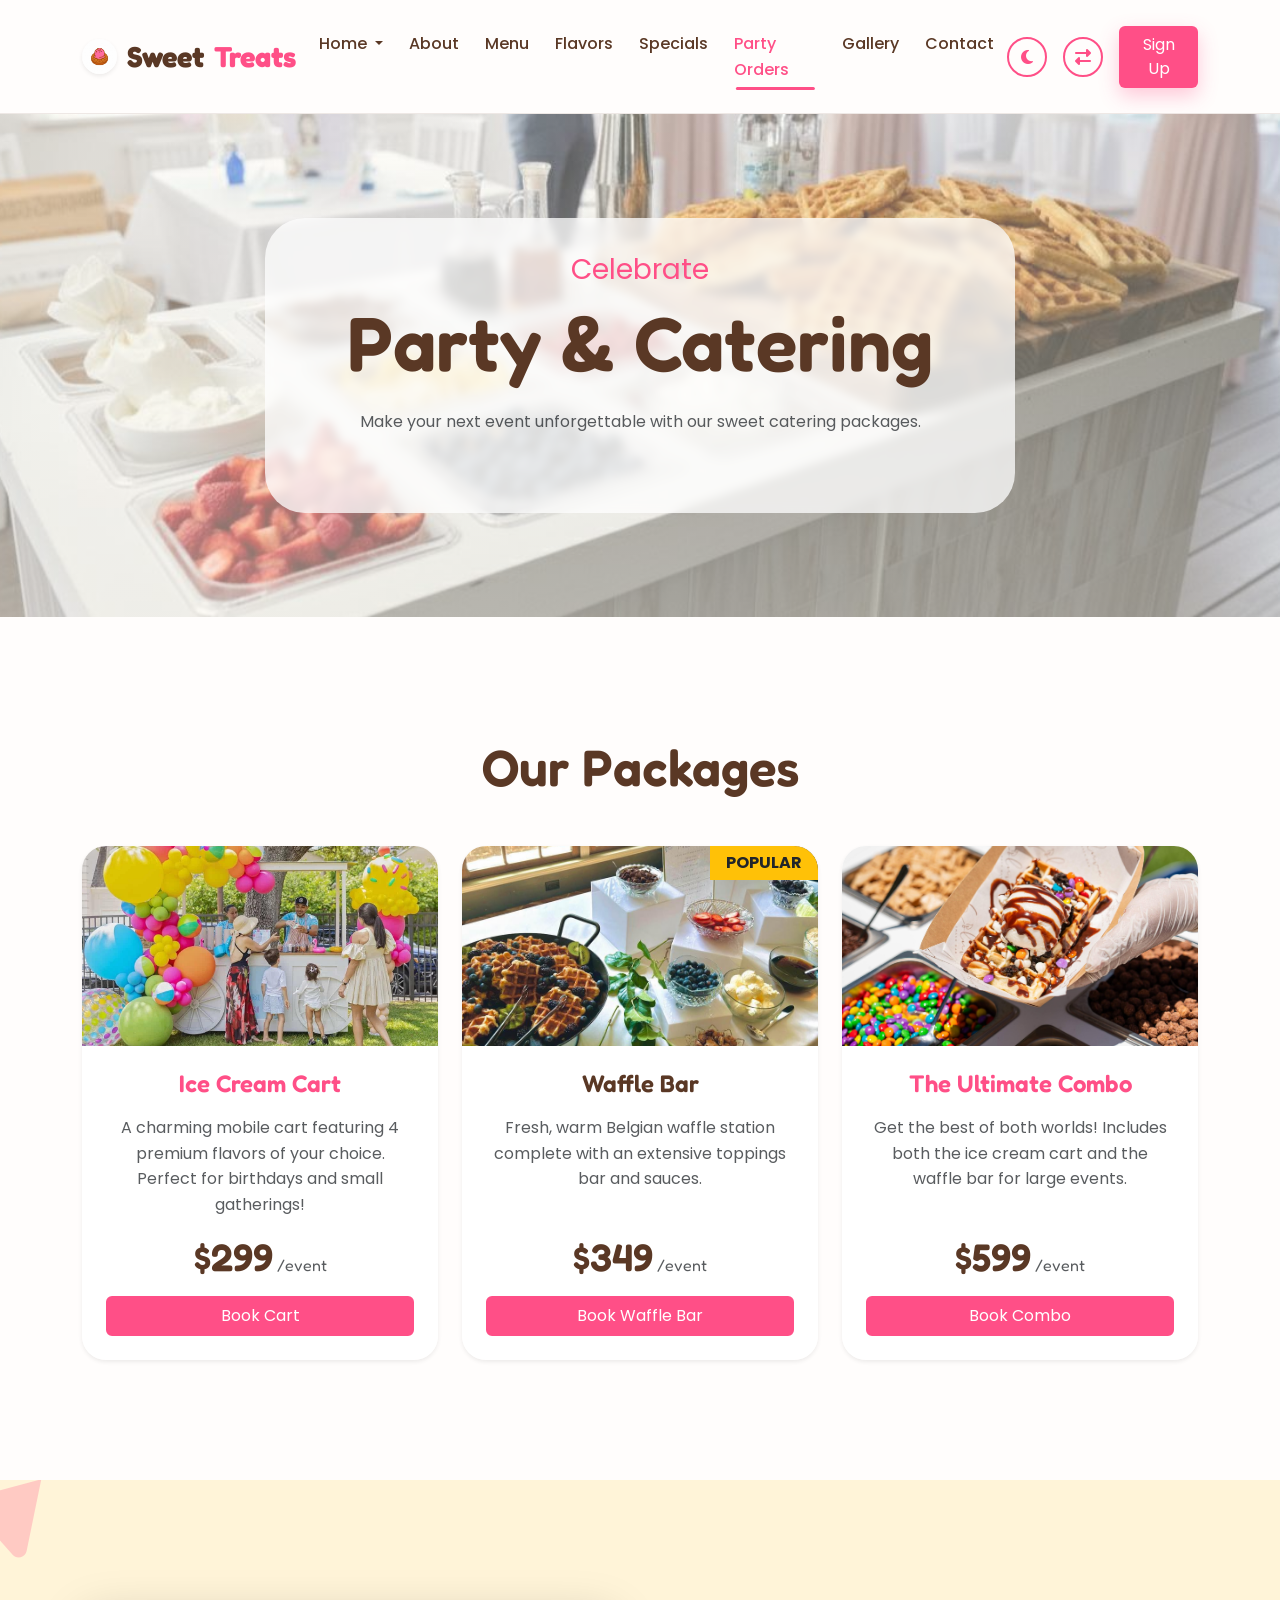
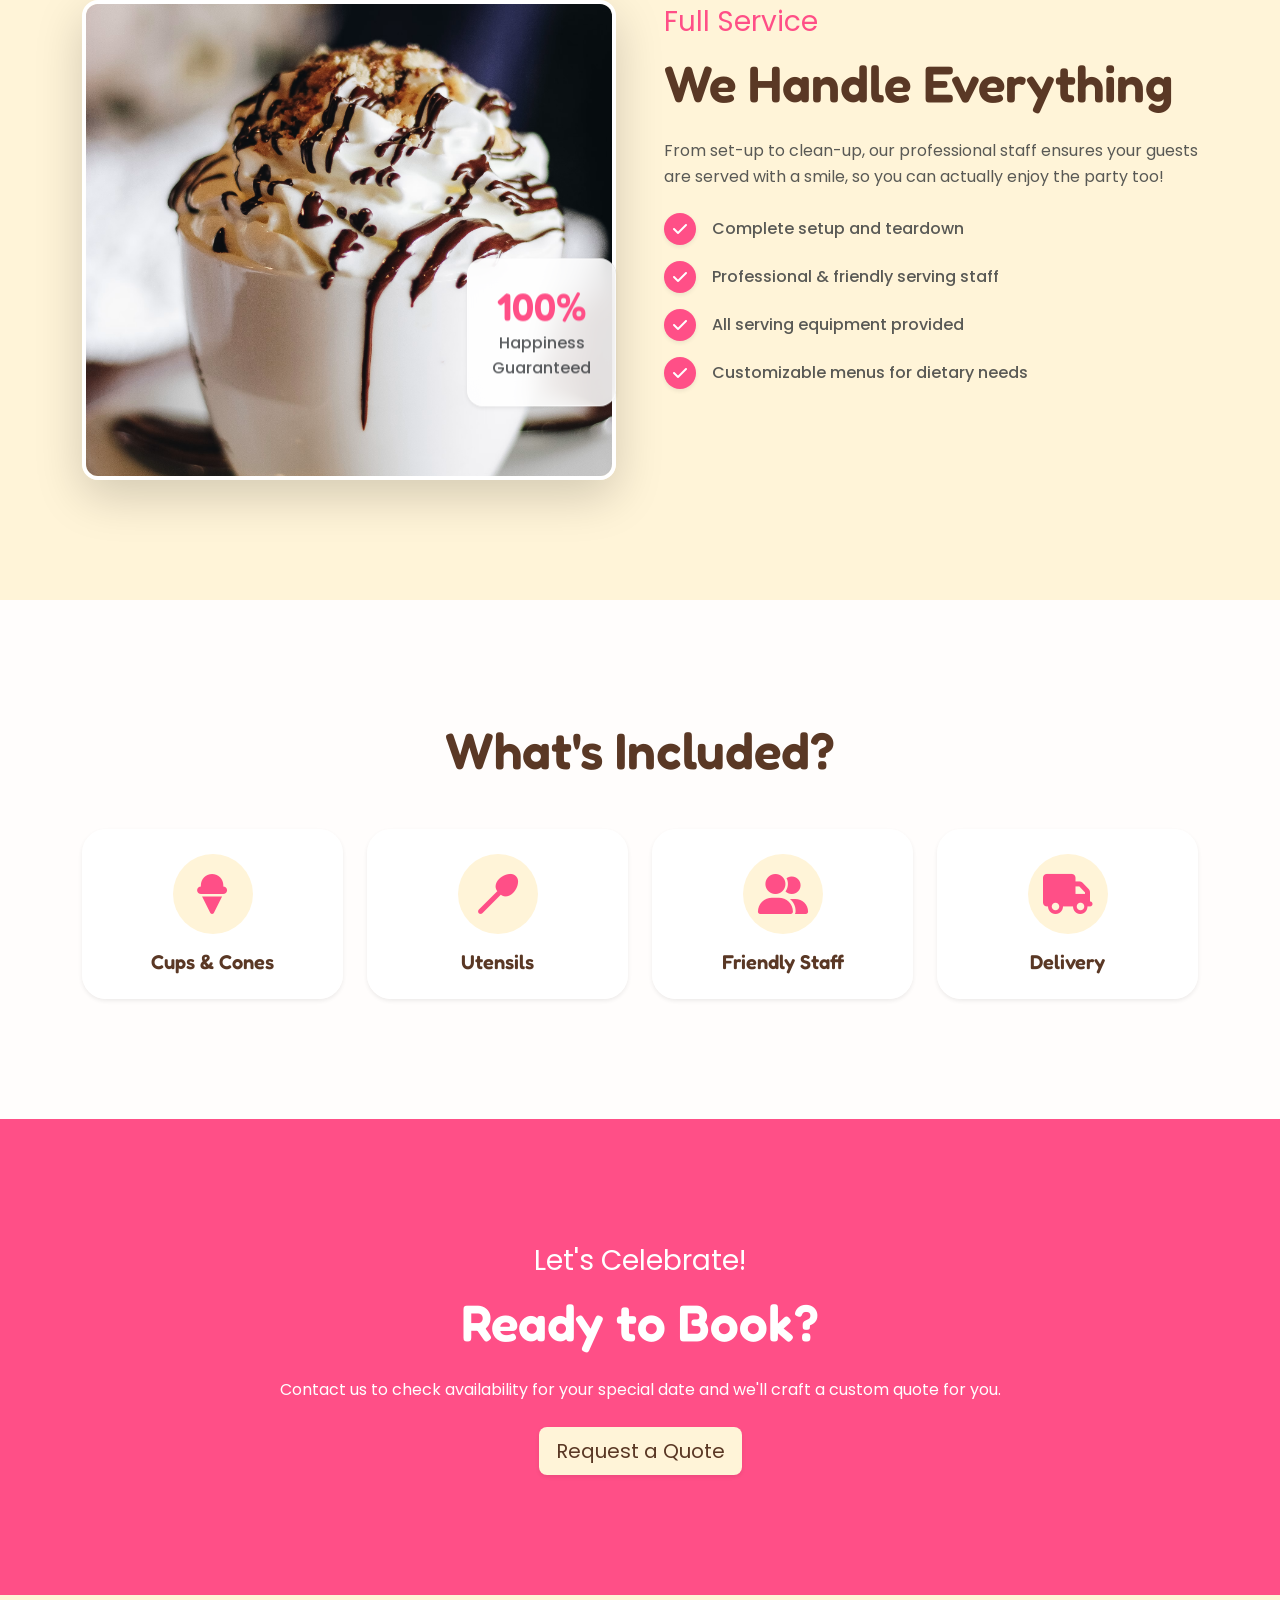
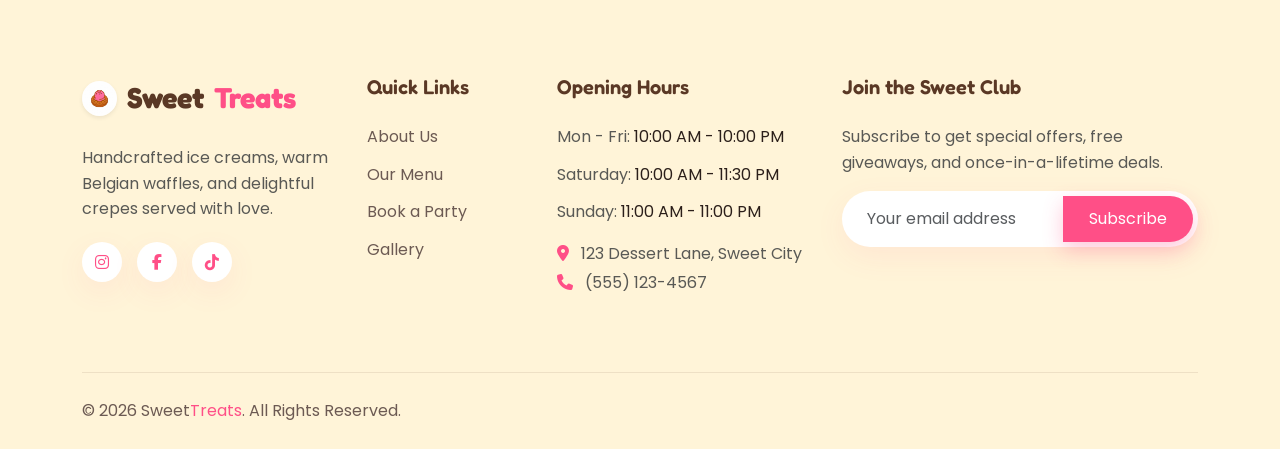
<file: party-orders.html>
<!DOCTYPE html><html lang="en"><head>    <meta charset="UTF-8">    <meta name="viewport" content="width=device-width, initial-scale=1.0">    <link rel="icon" href="assets/images/logo.png" type="image/png"><title>Party Orders | SweetTreats</title>    <!-- SEO Meta Tags -->    <meta name="description"        content="Freshly made waffles, handcrafted ice creams, creamy milkshakes, delicious crepes, and seasonal treats.">    <meta name="keywords" content="Ice Cream, Waffles, Crepes, Milkshakes, Desserts, Birthday Parties">    <meta name="author" content="Antigravity Template Studio">    <!-- Open Graph / Social -->    <meta property="og:title" content="Ice Cream & Waffle Shop">    <meta property="og:description" content="Scoops of Happiness in Every Bite!">    <meta property="og:type" content="website">    <!-- Google Fonts -->    <link rel="preconnect" href="https://fonts.googleapis.com">    <link rel="preconnect" href="https://fonts.gstatic.com" crossorigin>    <link        href="https://fonts.googleapis.com/css2?family=Fredoka:wght@400;500;600;700&family=Pacifico&family=Poppins:wght@300;400;500;600&display=swap"        rel="stylesheet">    <!-- Font Awesome -->    <link rel="stylesheet" href="https://cdnjs.cloudflare.com/ajax/libs/font-awesome/6.4.0/css/all.min.css">    <!-- Bootstrap 5 CSS -->    <link href="https://cdn.jsdelivr.net/npm/bootstrap@5.3.2/dist/css/bootstrap.min.css" rel="stylesheet">    <!-- Custom CSS -->    <link rel="stylesheet" href="assets/css/style.css">    <link rel="stylesheet" href="assets/css/dark-mode.css"></head><body>    <!-- Header Navigation -->    <header class="site-header" id="header">        <div class="container">            <nav class="navbar navbar-expand-xl">                <a class="navbar-brand" href="index.html">                    <img src="assets/images/logo.png" alt="Logo" style="width: 35px; height: 35px; object-fit: cover;" class="rounded-circle shadow-sm"> Sweet<span class="text-pink">Treats</span>                </a>                <button class="navbar-toggler" type="button" data-bs-toggle="collapse" data-bs-target="#mainNav"                    aria-controls="mainNav" aria-expanded="false" aria-label="Toggle navigation">                    <div class="navbar-toggler-icon">                        <span></span><span></span><span></span>                    </div>                </button>                <div class="collapse navbar-collapse" id="mainNav">                    <ul class="navbar-nav mx-auto mb-2 mb-lg-0">                        <li class="nav-item dropdown d-none d-xl-block">                            <a class="nav-link active dropdown-toggle" href="#" id="homeDropdown" role="button"                                data-bs-toggle="dropdown" aria-expanded="false">                                Home                            </a>                            <ul class="dropdown-menu border-0 shadow-sm rounded-4" aria-labelledby="homeDropdown">                                <li><a class="dropdown-item" href="index.html">Home 1</a></li>                                <li><a class="dropdown-item" href="index2.html">Home 2</a></li>                            </ul>                        </li>
                        <li class="nav-item d-xl-none"><a class="nav-link" href="index.html">Home 1</a></li>
                        <li class="nav-item d-xl-none"><a class="nav-link" href="index2.html">Home 2</a></li>                        <li class="nav-item"><a class="nav-link" href="about.html">About</a></li>                        <li class="nav-item"><a class="nav-link" href="menu.html">Menu</a></li>                        <li class="nav-item"><a class="nav-link" href="flavors.html">Flavors</a></li>                        <li class="nav-item"><a class="nav-link" href="specials.html">Specials</a></li>                        <li class="nav-item"><a class="nav-link" href="party-orders.html">Party Orders</a></li>                        <li class="nav-item"><a class="nav-link" href="gallery.html">Gallery</a></li>                        <li class="nav-item"><a class="nav-link" href="contact.html">Contact</a></li>                    </ul>                    <div class="d-flex align-items-center gap-3">                        <button                            class="btn btn-outline-custom rounded-circle d-flex align-items-center justify-content-center"                            style="width:40px;height:40px;" id="theme-toggle" title="Toggle Dark Mode">                            <i class="fa-solid fa-moon"></i>                        </button>                        <button                            class="btn btn-outline-custom rounded-circle d-flex align-items-center justify-content-center"                            style="width:40px;height:40px;" id="rtl-toggle" title="Toggle RTL">                            <i class="fa-solid fa-right-left"></i>                        </button>                        <a href="signup.html" class="btn btn-primary-custom">Sign Up</a>                    </div>                </div>            </nav>        </div>    </header>    <!-- Main Content -->    <main>        <section class="hero-section text-center position-relative"            style="padding: 80px 0 80px; background: linear-gradient(var(--hero-overlay-1), var(--hero-overlay-2)), url('assets/images/party-hero.jpg') center/cover; overflow: hidden;">            <div class="container position-relative hero-content-box mt-4 mb-4" style="z-index: 2;">                <span class="font-accent fs-3 text-pink d-block mb-2">Celebrate</span>                <h1 class="hero-title mb-4">Party & Catering</h1>                <p class="text-muted max-w-600 mx-auto mb-5">Make your                    next event unforgettable with our sweet catering packages.</p>            </div>        </section>        <section class="section-padding">            <div class="container text-center">                <h2 class="mb-5">Our Packages</h2>                <div class="row g-4 justify-content-center">                    <div class="col-lg-4 col-md-6">                        <div class="glass-panel h-100 border-0 shadow-sm hover-lift d-flex flex-column overflow-hidden">                            <img src="assets/images/cart.jpg" alt="Ice Cream Cart"                                style="height: 200px; object-fit: cover; width: 100%;">                            <div class="p-4 flex-grow-1 d-flex flex-column">                                <h4 class="text-pink mb-3">Ice Cream Cart</h4>                                <p class="text-muted flex-grow-1">A charming mobile cart featuring 4 premium flavors of                                    your choice. Perfect for birthdays and small gatherings!</p>                                <h3 class="mb-3">$299<span class="fs-6 text-muted fw-normal"> /event</span></h3>                                <a href="contact.html" class="btn btn-pink-to-yellow mt-auto">Book Cart</a>                            </div>                        </div>                    </div>                    <div class="col-lg-4 col-md-6">                        <div                            class="glass-panel h-100 border-0 shadow-sm hover-lift d-flex flex-column overflow-hidden position-relative">                            <div class="position-absolute top-0 end-0 bg-warning text-dark px-3 py-1 rounded-bl-3 fw-bold"                                style="z-index: 10;">POPULAR</div>                            <img src="assets/images/waffle-bar.jpg" alt="Waffle Bar"                                style="height: 200px; object-fit: cover; width: 100%;">                            <div class="p-4 flex-grow-1 d-flex flex-column">                                <h4 class="text-brown mb-3">Waffle Bar</h4>                                <p class="text-muted flex-grow-1">Fresh, warm Belgian waffle station complete with an                                    extensive toppings bar and sauces.</p>                                <h3 class="mb-3">$349<span class="fs-6 text-muted fw-normal"> /event</span></h3>                                <a href="contact.html" class="btn btn-pink-to-yellow mt-auto">Book Waffle Bar</a>                            </div>                        </div>                    </div>                    <div class="col-lg-4 col-md-6">                        <div class="glass-panel h-100 border-0 shadow-sm hover-lift d-flex flex-column overflow-hidden">                            <img src="assets/images/combo-ultimate.jpg" alt="Ultimate Combo"                                style="height: 200px; object-fit: cover; width: 100%;">                            <div class="p-4 flex-grow-1 d-flex flex-column">                                <h4 class="text-pink mb-3">The Ultimate Combo</h4>                                <p class="text-muted flex-grow-1">Get the best of both worlds! Includes both the ice                                    cream cart and the waffle bar for large events.</p>                                <h3 class="mb-3">$599<span class="fs-6 text-muted fw-normal"> /event</span></h3>                                <a href="contact.html" class="btn btn-pink-to-yellow mt-auto">Book Combo</a>                            </div>                        </div>                    </div>                </div>            </div>        </section>        <section class="section-padding bg-vanilla position-relative overflow-hidden">            <!-- Decorative Elements -->            <div class="position-absolute top-0 start-0 translate-middle text-pink opacity-25" style="z-index: 0;">                <i class="fa-solid fa-ice-cream fa-10x" style="transform: rotate(-15deg);"></i>            </div>            <div class="container position-relative" style="z-index: 1;">
                <div class="row align-items-start g-5">
                    <div class="col-lg-6">
                        <div class="position-relative">
                            <img src="assets/images/service.avif" alt="Party Setup"
                                class="img-fluid rounded-4 shadow-lg border border-4 border-white" style="width: 100%; height: 480px; object-fit: cover;">
                            <div
                                class="position-absolute bottom-0 end-0 translate-middle-y me-n4 glass-panel p-4 rounded-4 shadow-sm text-center d-none d-md-block">
                                <h3 class="text-pink mb-0">100%</h3>
                                <p class="text-muted mb-0 fw-medium">Happiness<br>Guaranteed</p>
                            </div>
                        </div>
                    </div>
                    <div class="col-lg-6">
                        <span class="font-accent fs-3 text-pink d-block mb-2">Full Service</span>                        <h2 class="mb-4">We Handle Everything</h2>                        <p class="text-muted mb-4 fs-5">From set-up to clean-up, our professional staff ensures your                            guests are served with a smile, so you can actually enjoy the party too!</p>                        <ul class="list-unstyled mb-0">                            <li class="d-flex align-items-center mb-3">                                <span                                    class="bg-pink text-white rounded-circle d-flex align-items-center justify-content-center me-3 shadow-sm"                                    style="width: 32px; height: 32px;"><i class="fa-solid fa-check fs-6"></i></span>                                <span class="text-muted fw-medium">Complete setup and teardown</span>                            </li>                            <li class="d-flex align-items-center mb-3">                                <span                                    class="bg-pink text-white rounded-circle d-flex align-items-center justify-content-center me-3 shadow-sm"                                    style="width: 32px; height: 32px;"><i class="fa-solid fa-check fs-6"></i></span>                                <span class="text-muted fw-medium">Professional & friendly serving staff</span>                            </li>                            <li class="d-flex align-items-center mb-3">                                <span                                    class="bg-pink text-white rounded-circle d-flex align-items-center justify-content-center me-3 shadow-sm"                                    style="width: 32px; height: 32px;"><i class="fa-solid fa-check fs-6"></i></span>                                <span class="text-muted fw-medium">All serving equipment provided</span>                            </li>                            <li class="d-flex align-items-center">                                <span                                    class="bg-pink text-white rounded-circle d-flex align-items-center justify-content-center me-3 shadow-sm"                                    style="width: 32px; height: 32px;"><i class="fa-solid fa-check fs-6"></i></span>                                <span class="text-muted fw-medium">Customizable menus for dietary needs</span>                            </li>                        </ul>                    </div>                </div>            </div>        </section>        <section class="section-padding">            <div class="container text-center">                <h2 class="mb-5">What's Included?</h2>                <div class="row g-4 justify-content-center">                    <div class="col-md-3 col-12">                        <div                            class="glass-panel p-4 h-100 shadow-sm hover-lift d-flex flex-column align-items-center justify-content-center">                            <div class="bg-vanilla rounded-circle d-flex align-items-center justify-content-center mb-3"                                style="width: 80px; height: 80px;">                                <i class="fa-solid fa-ice-cream fs-1 text-pink"></i>                            </div>                            <h5 class="mb-0">Cups & Cones</h5>                        </div>                    </div>                    <div class="col-md-3 col-12">                        <div                            class="glass-panel p-4 h-100 shadow-sm hover-lift d-flex flex-column align-items-center justify-content-center">                            <div class="bg-vanilla rounded-circle d-flex align-items-center justify-content-center mb-3"                                style="width: 80px; height: 80px;">                                <i class="fa-solid fa-spoon fs-1 text-pink"></i>                            </div>                            <h5 class="mb-0">Utensils</h5>                        </div>                    </div>                    <div class="col-md-3 col-12">                        <div                            class="glass-panel p-4 h-100 shadow-sm hover-lift d-flex flex-column align-items-center justify-content-center">                            <div class="bg-vanilla rounded-circle d-flex align-items-center justify-content-center mb-3"                                style="width: 80px; height: 80px;">                                <i class="fa-solid fa-user-group fs-1 text-pink"></i>                            </div>                            <h5 class="mb-0">Friendly Staff</h5>                        </div>                    </div>                    <div class="col-md-3 col-12">                        <div                            class="glass-panel p-4 h-100 shadow-sm hover-lift d-flex flex-column align-items-center justify-content-center">                            <div class="bg-vanilla rounded-circle d-flex align-items-center justify-content-center mb-3"                                style="width: 80px; height: 80px;">                                <i class="fa-solid fa-truck fs-1 text-pink"></i>                            </div>                            <h5 class="mb-0">Delivery</h5>                        </div>                    </div>                </div>            </div>        </section>        <section class="section-padding bg-pink text-white text-center">            <div class="container">                <span class="font-accent fs-3 text-white d-block mb-2">Let's Celebrate!</span>                <h2 class="text-white mb-4">Ready to Book?</h2>                <p class="mb-4 mx-auto max-w-600 fs-5">Contact us to check availability for your special date and we'll                    craft a custom quote for you.</p>                <a href="contact.html" class="btn btn-secondary-custom btn-lg shadow-sm">Request a Quote</a>            </div>        </section>    </main>    <!-- Footer -->    <footer class="site-footer">        <div class="container">            <div class="row g-4">                <div class="col-xl-3 col-lg-6 col-md-6 footer-widget">                    <a class="navbar-brand mb-4" href="index.html">                        <img src="assets/images/logo.png" alt="Logo" style="width: 35px; height: 35px; object-fit: cover;" class="rounded-circle shadow-sm"> Sweet<span class="text-pink">Treats</span>                    </a>                    <p class="text-muted">Handcrafted ice creams, warm Belgian waffles, and delightful crepes served                        with love.</p>                    <div class="footer-social">                        <a href="#"><i class="fa-brands fa-instagram"></i></a>                        <a href="#"><i class="fa-brands fa-facebook-f"></i></a>                        <a href="#"><i class="fa-brands fa-tiktok"></i></a>                    </div>                </div>                <div class="col-xl-2 col-lg-6 col-md-6 footer-widget">                    <h4>Quick Links</h4>                    <ul class="footer-links">                        <li><a href="about.html">About Us</a></li>                        <li><a href="menu.html">Our Menu</a></li>                        <li><a href="party-orders.html">Book a Party</a></li>                        <li><a href="gallery.html">Gallery</a></li>                    </ul>                </div>                <div class="col-xl-3 col-lg-6 col-md-6 footer-widget">                    <h4>Opening Hours</h4>                    <ul class="footer-links">                        <li><span class="text-muted">Mon - Fri:</span> 10:00 AM - 10:00 PM</li>                        <li><span class="text-muted">Saturday:</span> 10:00 AM - 11:30 PM</li>                        <li><span class="text-muted">Sunday:</span> 11:00 AM - 11:00 PM</li>                    </ul>                    <p class="text-muted mt-3 mb-1"><i class="fa-solid fa-location-dot me-2 text-pink"></i> 123 Dessert                        Lane, Sweet City</p>                    <p class="text-muted"><i class="fa-solid fa-phone me-2 text-pink"></i> (555) 123-4567</p>                </div>                <div class="col-xl-4 col-lg-6 col-md-6 footer-widget">                    <h4>Join the Sweet Club</h4>                    <p class="text-muted">Subscribe to get special offers, free giveaways, and once-in-a-lifetime deals.                    </p>                    <form class="newsletter-form mt-3">                        <div class="input-group">                            <input type="email" class="form-control" placeholder="Your email address" required>                            <button class="btn btn-primary-custom" type="submit">Subscribe</button>                        </div>                    </form>                </div>            </div>            <div class="footer-bottom">                <div class="row align-items-center">                    <div class="col-md-6 text-md-start">                        <p class="mb-0">&copy; 2026 Sweet<span class="text-pink">Treats</span>. All Rights Reserved.</p>                    </div>                    <div class="col-md-6 text-md-end mt-3 mt-md-0">                    </div>                </div>            </div>        </div>    </footer>    <!-- Back to top button -->    <a href="#" class="back-to-top" id="backToTop"><i class="fa-solid fa-arrow-up"></i></a>    <!-- Bootstrap 5 JS -->    <script src="https://cdn.jsdelivr.net/npm/bootstrap@5.3.2/dist/js/bootstrap.bundle.min.js"></script>    <!-- Custom JS -->    <script src="assets/js/main.js"></script></body></html>
</file>
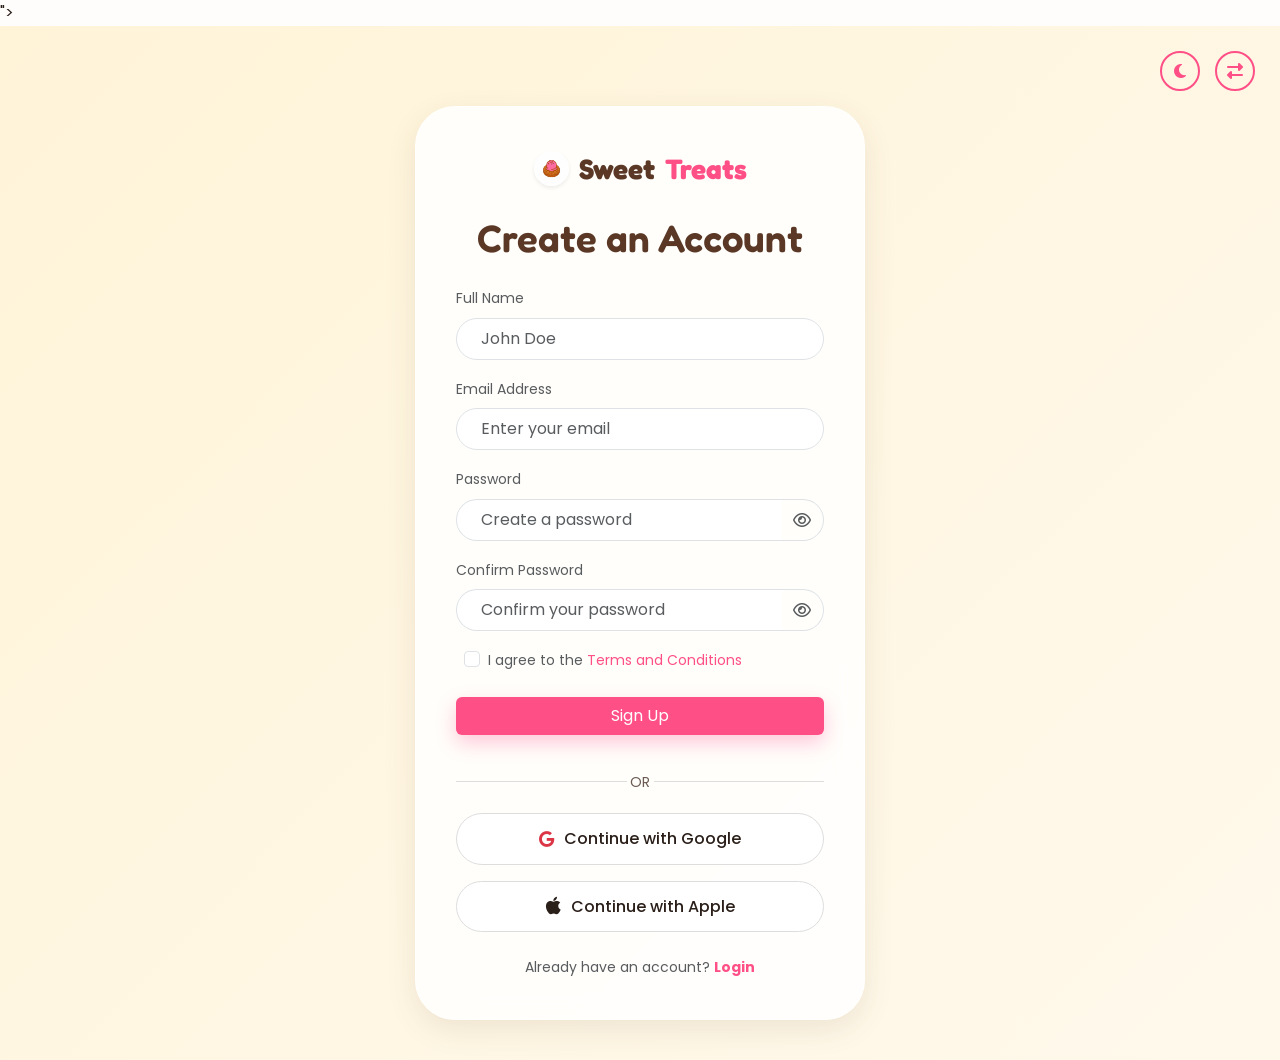
<file: signup.html>
<!DOCTYPE html><html lang="en"><head>    <meta charset="UTF-8">    <meta name="viewport" content="width=device-width, initial-scale=1.0">    <link rel="icon" href="assets/images/logo.png" type="image/png">">    <title>Sign Up | SweetTreats</title>    <!-- Fonts & CSS -->    <link rel="preconnect" href="https://fonts.googleapis.com">    <link rel="preconnect" href="https://fonts.gstatic.com" crossorigin>    <link        href="https://fonts.googleapis.com/css2?family=Fredoka:wght@400;500;600;700&family=Pacifico&family=Poppins:wght@300;400;500;600&display=swap"        rel="stylesheet">    <link rel="stylesheet" href="https://cdnjs.cloudflare.com/ajax/libs/font-awesome/6.4.0/css/all.min.css">    <link href="https://cdn.jsdelivr.net/npm/bootstrap@5.3.2/dist/css/bootstrap.min.css" rel="stylesheet">    <link rel="stylesheet" href="assets/css/style.css">    <link rel="stylesheet" href="assets/css/dark-mode.css">    <link rel="stylesheet" href="assets/css/rtl.css">    <style>        .auth-page {            min-height: 100vh;            display: flex;            align-items: center;            justify-content: center;            background: linear-gradient(135deg, var(--secondary-color) 0%, #FFF9EC 100%);            position: relative;            padding: 80px 20px 40px;        }        .auth-controls {            position: absolute;            top: 25px;            right: 25px;            display: flex;            gap: 15px;            z-index: 100;        }        [dir="rtl"] .auth-controls {            right: auto;            left: 25px;        }        .auth-panel {            width: 100%;            max-width: 450px;            background: var(--glass-bg);            backdrop-filter: var(--glass-blur);            -webkit-backdrop-filter: var(--glass-blur);            border: 1px solid var(--glass-border);            box-shadow: var(--shadow-dark);            border-radius: var(--border-radius-lg);            padding: 40px;        }        .social-btn {            display: flex;            align-items: center;            justify-content: center;            gap: 10px;            border-radius: var(--border-radius-pill);            padding: 12px;            border: 1px solid #ddd;            background: var(--white);            color: var(--text-color);            transition: all var(--transition-fast);            text-decoration: none;            font-weight: 500;        }        .social-btn:hover {            background: #f8f9fa;        }        .divider {            display: flex;            align-items: center;            text-align: center;            color: var(--text-muted);            margin: 20px 0;        }        .divider::before,        .divider::after {            content: '';            flex: 1;            border-bottom: 1px solid #ddd;        }        .divider:not(:empty)::before {            margin-right: .25em;        }        .divider:not(:empty)::after {            margin-left: .25em;        }        .hover-underline:hover {            text-decoration: underline !important;        }        .password-toggle {            cursor: pointer;            z-index: 10;        }    </style></head><body>    <div class="auth-page">        <!-- Top Right Controls -->        <div class="auth-controls">            <button class="btn btn-outline-custom rounded-circle d-flex align-items-center justify-content-center"                style="width:40px;height:40px;" id="theme-toggle" title="Toggle Dark Mode">                <i class="fa-solid fa-moon"></i>            </button>            <button class="btn btn-outline-custom rounded-circle d-flex align-items-center justify-content-center"                style="width:40px;height:40px;" id="rtl-toggle" title="Toggle RTL">                <i class="fa-solid fa-right-left"></i>            </button>        </div>        <div class="auth-panel text-center">            <!-- Logo inside form -->            <a class="navbar-brand mb-4 d-inline-flex align-items-center fs-3" href="index.html">                <img src="assets/images/logo.png" alt="Logo" style="width: 35px; height: 35px; object-fit: cover;" class="rounded-circle shadow-sm"> Sweet <span class="text-pink">Treats</span>            </a>            <h3 class="mb-4">Create an Account</h3>            <form>                <div class="mb-3 text-start">                    <label class="form-label text-muted small">Full Name</label>                    <input type="text" class="form-control rounded-pill px-4 py-2" placeholder="John Doe" required>                </div>                <div class="mb-3 text-start">                    <label class="form-label text-muted small">Email Address</label>                    <input type="email" class="form-control rounded-pill px-4 py-2" placeholder="Enter your email"                        required>                </div>                <div class="mb-3 text-start">                    <label class="form-label text-muted small">Password</label>                    <div class="input-group">                        <input type="password" class="form-control rounded-pill px-4 py-2 border-end-0"                            id="signupPassword" placeholder="Create a password" required                            style="border-top-right-radius: 0 !important; border-bottom-right-radius: 0 !important;">                        <span class="input-group-text bg-transparent border-start-0 rounded-pill password-toggle"                            onclick="togglePassword('signupPassword', 'eyeIconSignup')"                            style="border-top-left-radius: 0 !important; border-bottom-left-radius: 0 !important;">                            <i class="fa-regular fa-eye text-muted" id="eyeIconSignup"></i>                        </span>                    </div>                </div>                <div class="mb-3 text-start">                    <label class="form-label text-muted small">Confirm Password</label>                    <div class="input-group">                        <input type="password" class="form-control rounded-pill px-4 py-2 border-end-0"                            id="confirmPassword" placeholder="Confirm your password" required                            style="border-top-right-radius: 0 !important; border-bottom-right-radius: 0 !important;">                        <span class="input-group-text bg-transparent border-start-0 rounded-pill password-toggle"                            onclick="togglePassword('confirmPassword', 'eyeIconConfirm')"                            style="border-top-left-radius: 0 !important; border-bottom-left-radius: 0 !important;">                            <i class="fa-regular fa-eye text-muted" id="eyeIconConfirm"></i>                        </span>                    </div>                </div>                <div class="mb-4 text-start px-2">                    <div class="form-check">                        <input type="checkbox" class="form-check-input" id="terms" required>                        <label class="form-check-label small text-muted" for="terms">I agree to the <a href="#"                                class="text-pink text-decoration-none hover-underline">Terms and Conditions</a></label>                    </div>                </div>                <button type="submit" class="btn btn-primary-custom w-100 mb-3">Sign Up</button>                <div class="divider small">OR</div>                <div class="d-flex flex-column gap-3 mb-4">                    <a href="#" class="social-btn">                        <i class="fa-brands fa-google text-danger"></i> Continue with Google                    </a>                    <a href="#" class="social-btn">                        <i class="fa-brands fa-apple fs-5"></i> Continue with Apple                    </a>                </div>                <p class="mb-0 text-muted small">Already have an account? <a href="login.html"                        class="text-pink text-decoration-none hover-underline fw-bold">Login</a></p>            </form>        </div>    </div>    <script>        function togglePassword(inputId, iconId) {            const input = document.getElementById(inputId);            const icon = document.getElementById(iconId);            if (input.type === 'password') {                input.type = 'text';                icon.classList.remove('fa-eye');                icon.classList.add('fa-eye-slash');            } else {                input.type = 'password';                icon.classList.remove('fa-eye-slash');                icon.classList.add('fa-eye');            }        }    </script>    <script src="https://cdn.jsdelivr.net/npm/bootstrap@5.3.2/dist/js/bootstrap.bundle.min.js"></script>    <script src="assets/js/main.js"></script></body></html>
</file>
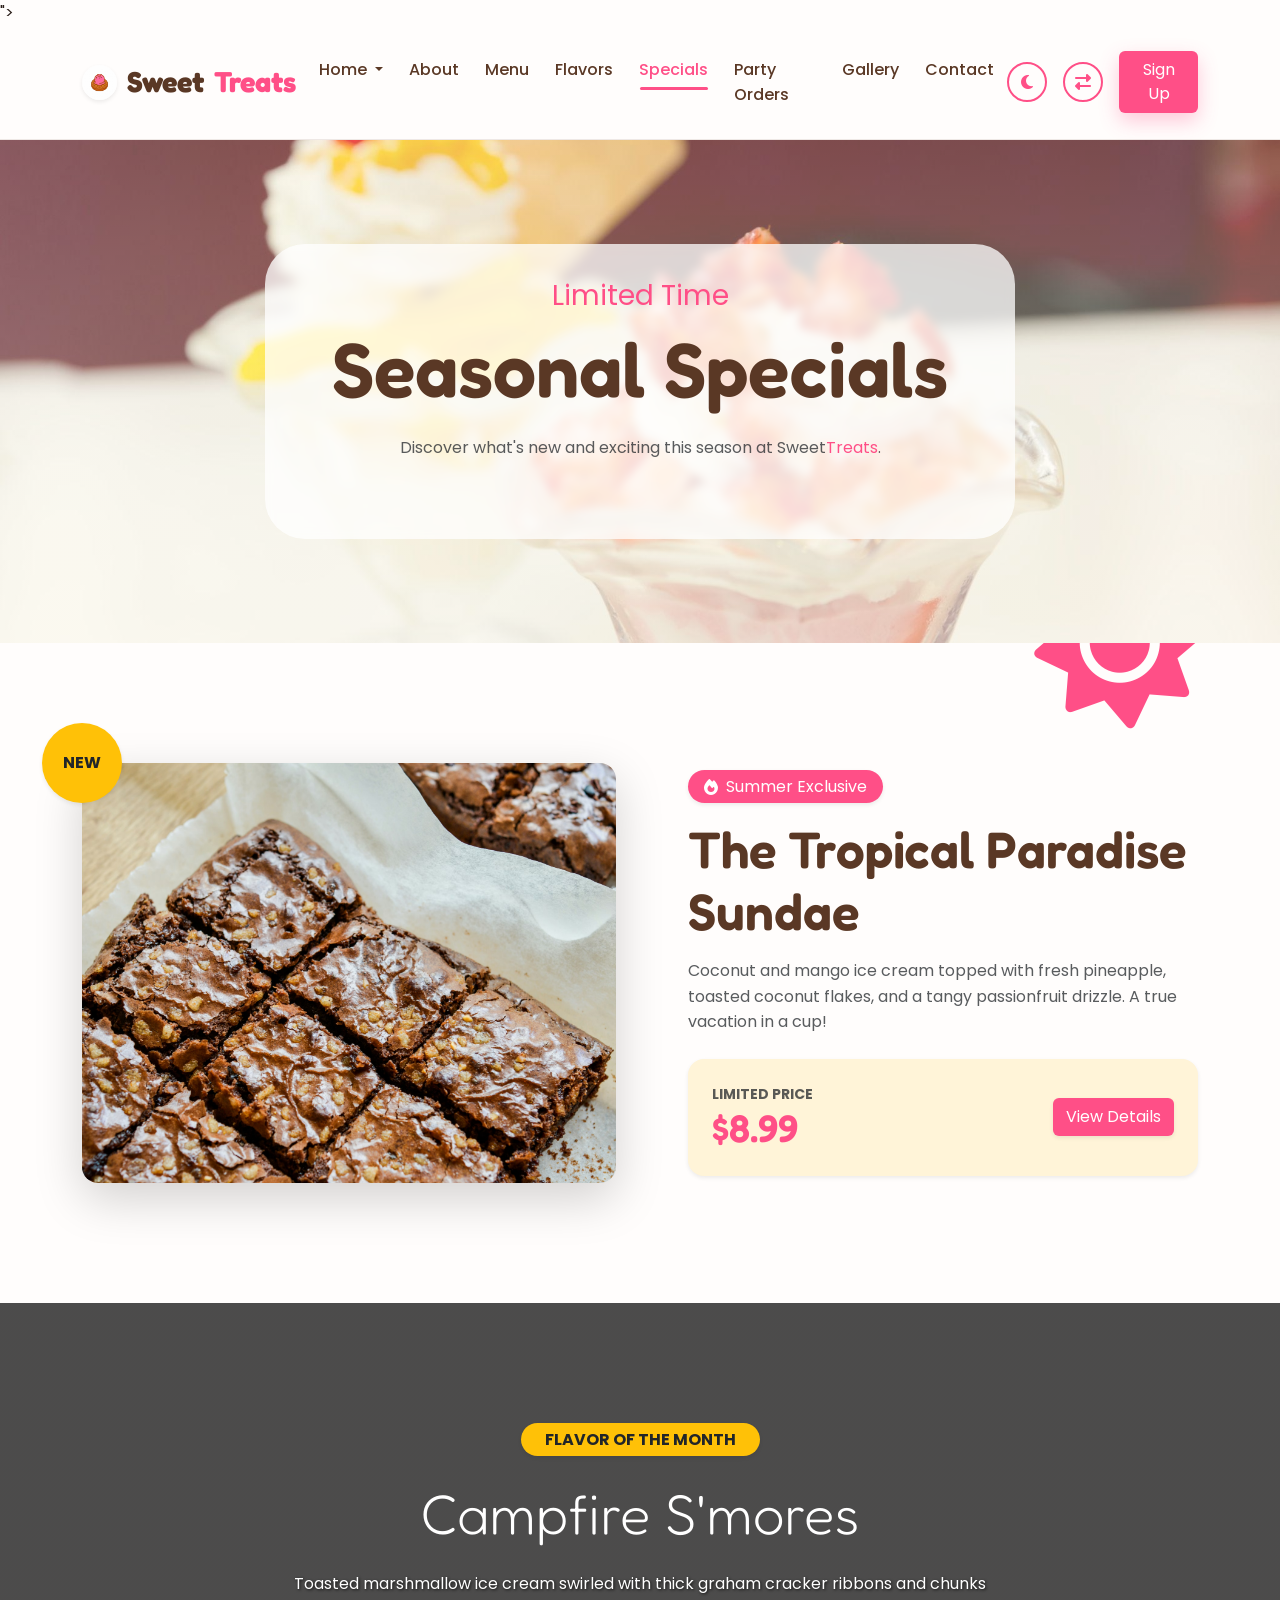
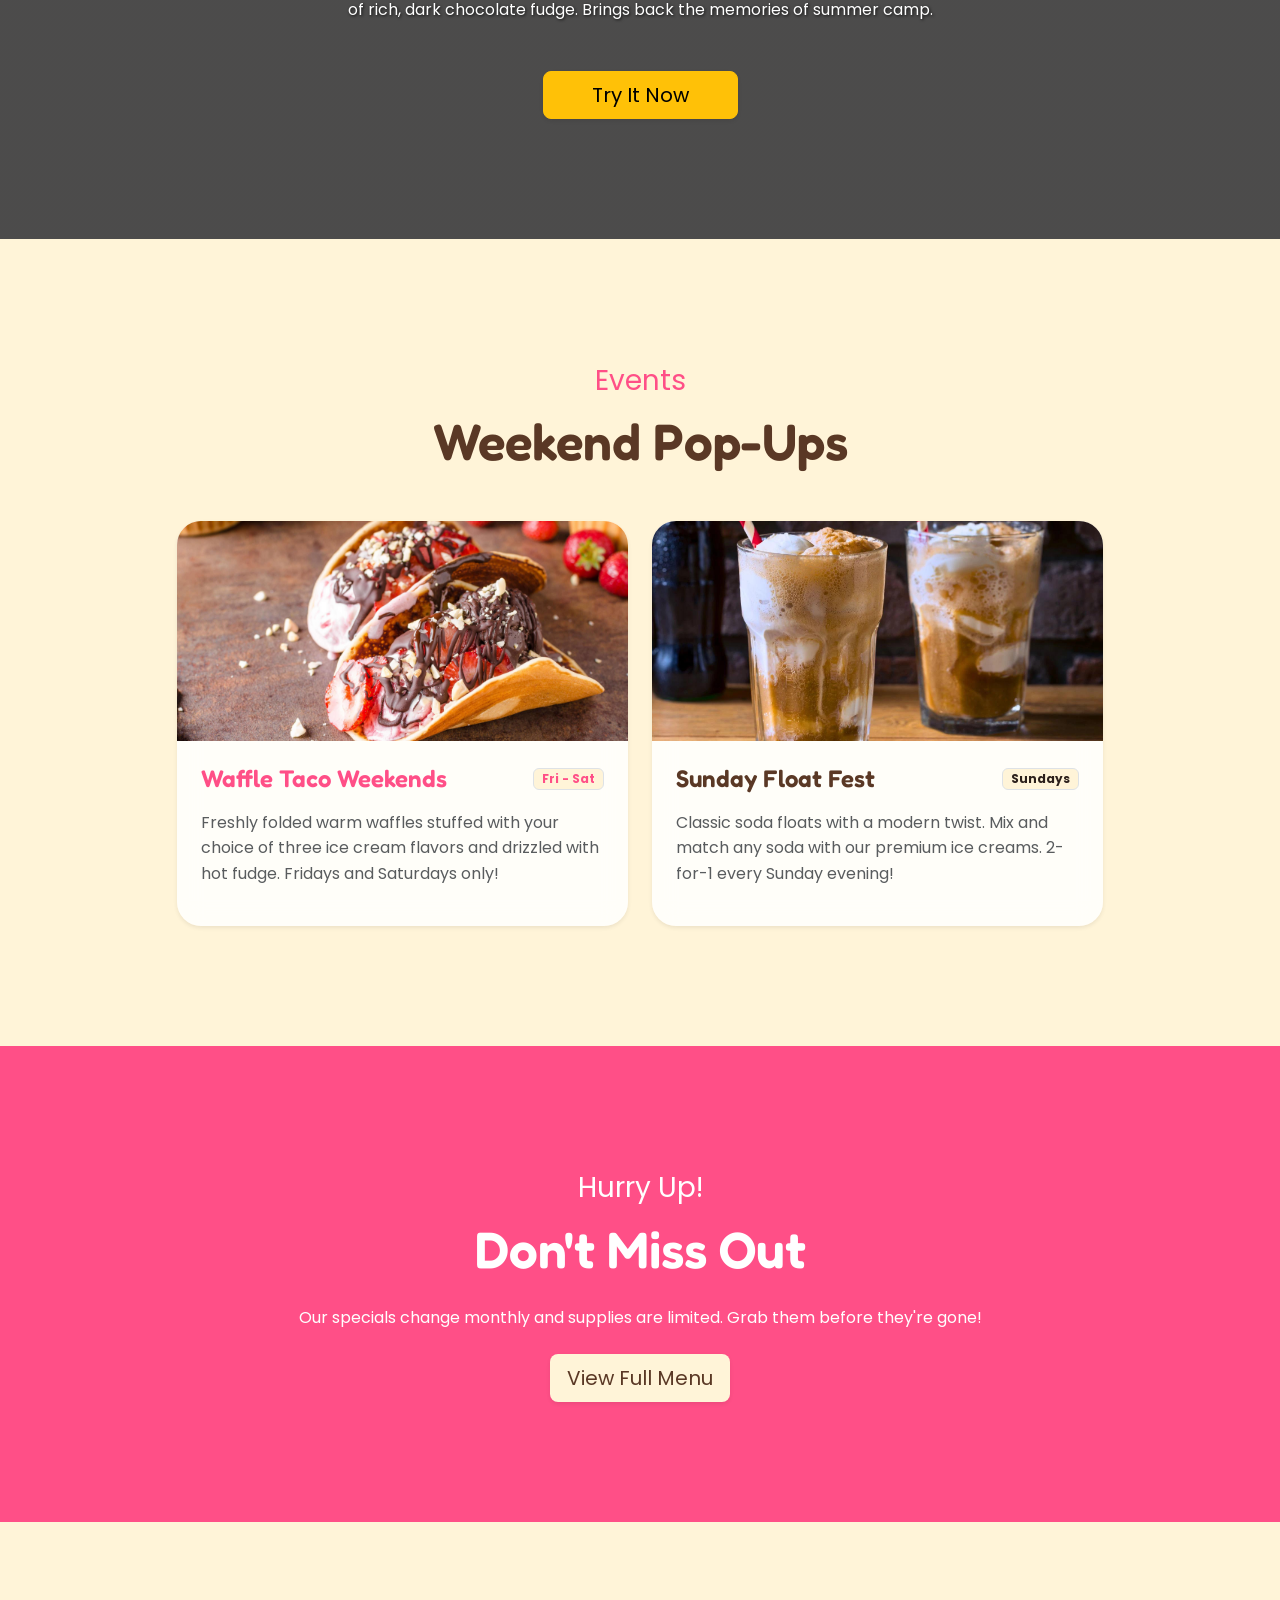
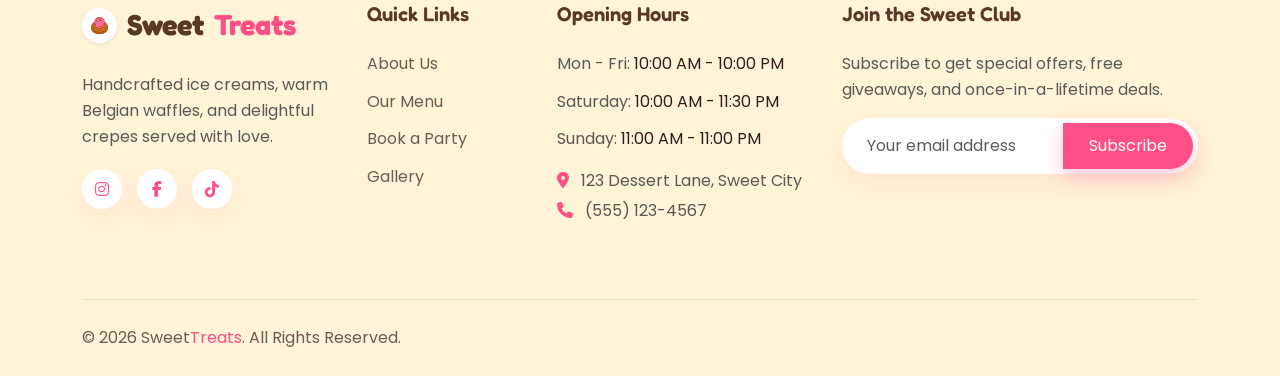
<file: specials.html>
<!DOCTYPE html><html lang="en"><head>    <meta charset="UTF-8">    <meta name="viewport" content="width=device-width, initial-scale=1.0">    <link rel="icon" href="assets/images/logo.png" type="image/png">">    <title>Specials | SweetTreats</title>    <!-- SEO Meta Tags -->    <meta name="description"        content="Freshly made waffles, handcrafted ice creams, creamy milkshakes, delicious crepes, and seasonal treats.">    <meta name="keywords" content="Ice Cream, Waffles, Crepes, Milkshakes, Desserts, Birthday Parties">    <meta name="author" content="Antigravity Template Studio">    <!-- Open Graph / Social -->    <meta property="og:title" content="Ice Cream & Waffle Shop">    <meta property="og:description" content="Scoops of Happiness in Every Bite!">    <meta property="og:type" content="website">    <!-- Google Fonts -->    <link rel="preconnect" href="https://fonts.googleapis.com">    <link rel="preconnect" href="https://fonts.gstatic.com" crossorigin>    <link        href="https://fonts.googleapis.com/css2?family=Fredoka:wght@400;500;600;700&family=Pacifico&family=Poppins:wght@300;400;500;600&display=swap"        rel="stylesheet">    <!-- Font Awesome -->    <link rel="stylesheet" href="https://cdnjs.cloudflare.com/ajax/libs/font-awesome/6.4.0/css/all.min.css">    <!-- Bootstrap 5 CSS -->    <link href="https://cdn.jsdelivr.net/npm/bootstrap@5.3.2/dist/css/bootstrap.min.css" rel="stylesheet">    <!-- Custom CSS -->    <link rel="stylesheet" href="assets/css/style.css">    <link rel="stylesheet" href="assets/css/dark-mode.css"></head><body>    <!-- Header Navigation -->    <header class="site-header" id="header">        <div class="container">            <nav class="navbar navbar-expand-xl">                <a class="navbar-brand" href="index.html">                    <img src="assets/images/logo.png" alt="Logo" style="width: 35px; height: 35px; object-fit: cover;" class="rounded-circle shadow-sm"> Sweet<span class="text-pink">Treats</span>                </a>                <button class="navbar-toggler" type="button" data-bs-toggle="collapse" data-bs-target="#mainNav"                    aria-controls="mainNav" aria-expanded="false" aria-label="Toggle navigation">                    <div class="navbar-toggler-icon">                        <span></span><span></span><span></span>                    </div>                </button>                <div class="collapse navbar-collapse" id="mainNav">                    <ul class="navbar-nav mx-auto mb-2 mb-lg-0">                        <li class="nav-item dropdown d-none d-xl-block">                            <a class="nav-link active dropdown-toggle" href="#" id="homeDropdown" role="button"                                data-bs-toggle="dropdown" aria-expanded="false">                                Home                            </a>                            <ul class="dropdown-menu border-0 shadow-sm rounded-4" aria-labelledby="homeDropdown">                                <li><a class="dropdown-item" href="index.html">Home 1</a></li>                                <li><a class="dropdown-item" href="index2.html">Home 2</a></li>                            </ul>                        </li>                        <li class="nav-item d-xl-none"><a class="nav-link" href="index.html">Home 1</a></li>                        <li class="nav-item d-xl-none"><a class="nav-link" href="index2.html">Home 2</a></li>                        <li class="nav-item"><a class="nav-link" href="about.html">About</a></li>                        <li class="nav-item"><a class="nav-link" href="menu.html">Menu</a></li>                        <li class="nav-item"><a class="nav-link" href="flavors.html">Flavors</a></li>                        <li class="nav-item"><a class="nav-link" href="specials.html">Specials</a></li>                        <li class="nav-item"><a class="nav-link" href="party-orders.html">Party Orders</a></li>                        <li class="nav-item"><a class="nav-link" href="gallery.html">Gallery</a></li>                        <li class="nav-item"><a class="nav-link" href="contact.html">Contact</a></li>                    </ul>                    <div class="d-flex align-items-center gap-3">                        <button                            class="btn btn-outline-custom rounded-circle d-flex align-items-center justify-content-center"                            style="width:40px;height:40px;" id="theme-toggle" title="Toggle Dark Mode">                            <i class="fa-solid fa-moon"></i>                        </button>                        <button                            class="btn btn-outline-custom rounded-circle d-flex align-items-center justify-content-center"                            style="width:40px;height:40px;" id="rtl-toggle" title="Toggle RTL">                            <i class="fa-solid fa-right-left"></i>                        </button>                        <a href="signup.html" class="btn btn-primary-custom">Sign Up</a>                    </div>                </div>            </nav>        </div>    </header>    <!-- Main Content -->    <main>        <!-- Hero Section -->        <section class="hero-section text-center position-relative"            style="padding: 80px 0 80px; background: linear-gradient(var(--hero-overlay-1), var(--hero-overlay-2)), url('assets/images/special-hero.jpg') center/cover; overflow: hidden;">            <div class="container position-relative hero-content-box mt-4 mb-4" style="z-index: 2;">                <span class="font-accent fs-3 text-pink d-block mb-2">Limited Time</span>                <h1 class="hero-title mb-4">Seasonal Specials</h1>                <p class="text-muted max-w-600 mx-auto mb-5">Discover                    what's new and exciting this season at Sweet<span class="text-pink">Treats</span>.</p>            </div>        </section>        <!-- Featured Special -->        <section class="section-padding position-relative overflow-hidden">            <!-- Decorative Elements -->            <div class="position-absolute top-0 end-0 translate-middle text-pink opacity-10" style="z-index: 0;">                <i class="fa-solid fa-sun fa-10x" style="transform: rotate(15deg);"></i>            </div>            <div class="container position-relative" style="z-index: 1;">                <div class="row align-items-center g-5">                    <div class="col-lg-6 mb-4 mb-lg-0">                        <div class="position-relative">                            <img src="assets/images/brownie.avif" alt="Summer Sundae"                                class="img-fluid rounded-4 shadow-lg w-100" style="height: 420px; object-fit: cover;">                            <div class="position-absolute top-0 start-0 translate-middle badge bg-warning text-dark p-3 rounded-circle shadow-sm d-flex flex-column align-items-center justify-content-center"                                style="width: 80px; height: 80px;">                                <span class="fs-6 fw-bold">NEW</span>                            </div>                        </div>                    </div>                    <div class="col-lg-6 ps-lg-5">                        <div                            class="d-inline-flex align-items-center bg-pink text-white rounded-pill px-3 py-1 mb-3 shadow-sm">                            <i class="fa-solid fa-fire me-2"></i> Summer Exclusive                        </div>                        <h2 class="mb-3">The Tropical Paradise Sundae</h2>                        <p class="text-muted mb-4 fs-5">Coconut and mango ice cream topped with fresh pineapple, toasted                            coconut flakes, and a tangy passionfruit drizzle. A true vacation in a cup!</p>                        <div                            class="d-flex align-items-center justify-content-between p-4 bg-vanilla rounded-4 shadow-sm">                            <div>                                <span class="d-block text-muted small text-uppercase fw-bold letter-spacing-1">Limited                                    Price</span>                                <h3 class="text-pink mb-0">$8.99</h3>                            </div>                            <a href="menu.html" class="btn btn-primary-custom shadow-sm">View Details</a>                        </div>                    </div>                </div>            </div>        </section>        <!-- Flavor of the Month Banner -->        <section class="section-padding text-white text-center position-relative"            style="background: linear-gradient(rgba(0,0,0,0.7), rgba(0,0,0,0.7)), url('assets/images/special-bg.jpg') center/cover fixed;">            <div class="container position-relative" style="z-index: 2;">                <div class="d-inline-block bg-warning text-dark px-4 py-1 rounded-pill mb-4 fw-bold shadow-sm">FLAVOR OF                    THE MONTH</div>                <h2 class="display-4 text-white mb-4">Campfire S'mores</h2>                <p class="mb-5 mx-auto fs-5" style="max-width: 700px; text-shadow: 1px 1px 3px rgba(0,0,0,0.8);">Toasted                    marshmallow ice cream swirled with thick graham cracker ribbons and chunks of rich, dark chocolate                    fudge. Brings back the memories of summer camp.</p>                <a href="menu.html" class="btn btn-warning btn-lg px-5 shadow-sm">Try It Now</a>            </div>        </section>        <!-- Weekend Pop-Ups -->        <section class="section-padding bg-vanilla">            <div class="container text-center">                <span class="font-accent fs-3 text-pink d-block mb-2">Events</span>                <h2 class="mb-5">Weekend Pop-Ups</h2>                <div class="row g-4 justify-content-center">                    <div class="col-lg-5 col-md-6">                        <div                            class="glass-panel h-100 border-0 shadow-sm hover-lift d-flex flex-column overflow-hidden text-start">                            <img src="assets/images/special1.jpg" alt="Waffle Taco"                                style="height: 220px; object-fit: cover; width: 100%;">                            <div class="p-4 flex-grow-1 d-flex flex-column">                                <div class="d-flex justify-content-between align-items-center mb-3">                                    <h4 class="text-pink mb-0">Waffle Taco Weekends</h4>                                    <span class="badge bg-vanilla text-pink border border-pink">Fri - Sat</span>                                </div>                                <p class="text-muted flex-grow-1">Freshly folded warm waffles stuffed with your choice                                    of three ice cream flavors and drizzled with hot fudge. Fridays and Saturdays only!                                </p>                            </div>                        </div>                    </div>                    <div class="col-lg-5 col-md-6">                        <div                            class="glass-panel h-100 border-0 shadow-sm hover-lift d-flex flex-column overflow-hidden text-start">                            <img src="assets/images/special2.jpg" alt="Sunday Float"                                style="height: 220px; object-fit: cover; width: 100%;">                            <div class="p-4 flex-grow-1 d-flex flex-column">                                <div class="d-flex justify-content-between align-items-center mb-3">                                    <h4 class="text-mint mb-0">Sunday Float Fest</h4>                                    <span class="badge bg-vanilla border border-mint" style="color: var(--text-color) !important;">Sundays</span>                                </div>                                <p class="text-muted flex-grow-1">Classic soda floats with a modern twist. Mix and match                                    any soda with our premium ice creams. 2-for-1 every Sunday evening!</p>                            </div>                        </div>                    </div>                </div>            </div>        </section>        <!-- CTA Section -->        <section class="section-padding bg-pink text-white text-center">            <div class="container">                <span class="font-accent fs-3 text-white d-block mb-2">Hurry Up!</span>                <h2 class="text-white mb-4">Don't Miss Out</h2>                <p class="mb-4 mx-auto max-w-600 fs-5">Our specials change monthly and supplies are limited. Grab them                    before they're gone!</p>                <a href="menu.html" class="btn btn-secondary-custom btn-lg shadow-sm">View Full Menu</a>            </div>        </section>    </main>    <!-- Footer -->    <footer class="site-footer">        <div class="container">            <div class="row g-4">                <div class="col-xl-3 col-lg-6 col-md-6 footer-widget">                    <a class="navbar-brand mb-4" href="index.html">                        <img src="assets/images/logo.png" alt="Logo" style="width: 35px; height: 35px; object-fit: cover;" class="rounded-circle shadow-sm"> Sweet<span class="text-pink">Treats</span>                    </a>                    <p class="text-muted">Handcrafted ice creams, warm Belgian waffles, and delightful crepes served                        with love.</p>                    <div class="footer-social">                        <a href="#"><i class="fa-brands fa-instagram"></i></a>                        <a href="#"><i class="fa-brands fa-facebook-f"></i></a>                        <a href="#"><i class="fa-brands fa-tiktok"></i></a>                    </div>                </div>                <div class="col-xl-2 col-lg-6 col-md-6 footer-widget">                    <h4>Quick Links</h4>                    <ul class="footer-links">                        <li><a href="about.html">About Us</a></li>                        <li><a href="menu.html">Our Menu</a></li>                        <li><a href="party-orders.html">Book a Party</a></li>                        <li><a href="gallery.html">Gallery</a></li>                    </ul>                </div>                <div class="col-xl-3 col-lg-6 col-md-6 footer-widget">                    <h4>Opening Hours</h4>                    <ul class="footer-links">                        <li><span class="text-muted">Mon - Fri:</span> 10:00 AM - 10:00 PM</li>                        <li><span class="text-muted">Saturday:</span> 10:00 AM - 11:30 PM</li>                        <li><span class="text-muted">Sunday:</span> 11:00 AM - 11:00 PM</li>                    </ul>                    <p class="text-muted mt-3 mb-1"><i class="fa-solid fa-location-dot me-2 text-pink"></i> 123 Dessert                        Lane, Sweet City</p>                    <p class="text-muted"><i class="fa-solid fa-phone me-2 text-pink"></i> (555) 123-4567</p>                </div>                <div class="col-xl-4 col-lg-6 col-md-6 footer-widget">                    <h4>Join the Sweet Club</h4>                    <p class="text-muted">Subscribe to get special offers, free giveaways, and once-in-a-lifetime deals.                    </p>                    <form class="newsletter-form mt-3">                        <div class="input-group">                            <input type="email" class="form-control" placeholder="Your email address" required>                            <button class="btn btn-primary-custom" type="submit">Subscribe</button>                        </div>                    </form>                </div>            </div>            <div class="footer-bottom">                <div class="row align-items-center">                    <div class="col-md-6 text-md-start">                        <p class="mb-0">&copy; 2026 Sweet<span class="text-pink">Treats</span>. All Rights Reserved.</p>                    </div>                    <div class="col-md-6 text-md-end mt-3 mt-md-0">                    </div>                </div>            </div>        </div>    </footer>    <!-- Back to top button -->    <a href="#" class="back-to-top" id="backToTop"><i class="fa-solid fa-arrow-up"></i></a>    <!-- Bootstrap 5 JS -->    <script src="https://cdn.jsdelivr.net/npm/bootstrap@5.3.2/dist/js/bootstrap.bundle.min.js"></script>    <!-- Custom JS -->    <script src="assets/js/main.js"></script></body></html>
</file>
<file: assets/css/style.css>
/* 
=============================================================================
Template Name: Ice Cream & Waffle Shop
Author: Antigravity Template Studio
Description: A premium HTML5 template for dessert shops
============================================================================= 
*/

/* =========================================
   1. CSS Variables & Theming
========================================= */
:root {
  /* Brand Colors */
  --primary-color: #FF4F87;
  /* Cherry Pink */
  --primary-hover: #E63E73;
  --secondary-color: #FFF4D8;
  /* Creamy Vanilla */
  --accent-color: #5A3825;
  /* Chocolate Brown */
  --highlight-color: #74D99F;
  /* Mint Green */
  --bg-color: #FFFDFC;
  /* Soft White */
  --text-color: #2B1F1A;
  /* Dark Chocolate */
  --text-muted: #6C5A53;

  /* Additional UI Colors */
  --white: #FFFFFF;
  --black: #000000;
  --border-color: rgba(90, 56, 37, 0.1);
  --success: #28a745;
  --warning: #ffc107;
  --danger: #dc3545;

  /* Typography */
  --font-heading: 'Fredoka', sans-serif;
  --font-body: 'Poppins', sans-serif;
  --font-accent: 'Pacifico', cursive;

  /* UI Elements */
  --border-radius-sm: 12px;
  --border-radius: 24px;
  --border-radius-lg: 40px;
  --border-radius-pill: 50px;

  /* Shadows */
  --shadow-soft: 0 10px 30px rgba(255, 79, 135, 0.08);
  --shadow-hover: 0 15px 40px rgba(255, 79, 135, 0.15);
  --shadow-dark: 0 10px 30px rgba(90, 56, 37, 0.1);

  /* Transitions */
  --transition-fast: 0.2s ease-in-out;
  --transition-normal: 0.3s cubic-bezier(0.4, 0, 0.2, 1);
  --transition-slow: 0.5s cubic-bezier(0.4, 0, 0.2, 1);

  /* Glassmorphism */
  --glass-bg: rgba(255, 255, 255, 0.85);
  --glass-border: rgba(255, 255, 255, 0.5);
  --glass-blur: blur(12px);
}

/* =========================================
   2. Base & Reset
========================================= */
* {
  margin: 0;
  padding: 0;
  box-sizing: border-box;
}

html {
  scroll-behavior: smooth;
}

body {
  font-family: var(--font-body);
  color: var(--text-color);
  background-color: var(--bg-color);
  line-height: 1.6;
  overflow-x: hidden;
  -webkit-font-smoothing: antialiased;
}

/* Typography Base */
h1,
h2,
h3,
h4,
h5,
h6 {
  font-family: var(--font-heading);
  color: var(--accent-color);
  font-weight: 600;
  margin-bottom: 1rem;
  line-height: 1.2;
}

h1 {
  font-size: clamp(2.5rem, 5vw, 4.5rem);
}

h2 {
  font-size: clamp(2rem, 4vw, 3.5rem);
}

h3 {
  font-size: clamp(1.5rem, 3vw, 2.5rem);
}

.accent-text {
  font-family: var(--font-accent);
  color: var(--primary-color);
  font-weight: normal;
}

p {
  margin-bottom: 1rem;
}

a {
  color: var(--primary-color);
  text-decoration: none;
  transition: all var(--transition-normal);
}

a:hover {
  color: var(--primary-hover);
}

img {
  max-width: 100%;
  height: auto;
  display: block;
}

/* =========================================
   3. Utility Classes
========================================= */
.section-padding {
  padding: 80px 0;
}

@media (min-width: 992px) {
  .section-padding {
    padding: 120px 0;
  }
}

.bg-vanilla {
  background-color: var(--secondary-color);
}

.bg-pink {
  background-color: var(--primary-color);
}

.bg-mint {
  background-color: var(--highlight-color);
}

.text-pink {
  color: var(--primary-color);
}

.text-brown {
  color: var(--accent-color);
}

.text-vanilla {
  color: var(--secondary-color);
}

/* Glassmorphism Classes */
.glass-panel {
  background: var(--glass-bg);
  backdrop-filter: var(--glass-blur);
  -webkit-backdrop-filter: var(--glass-blur);
  border: 1px solid var(--glass-border);
  box-shadow: var(--shadow-soft);
  border-radius: var(--border-radius);
}

/* =========================================
   4. Buttons
========================================= */
.btn-custom {
  display: inline-block;
  font-family: var(--font-heading);
  font-weight: 500;
  padding: 14px 32px;
  border-radius: var(--border-radius-pill);
  text-align: center;
  transition: all var(--transition-normal);
  border: none;
  cursor: pointer;
  letter-spacing: 0.5px;
  position: relative;
  overflow: hidden;
  z-index: 1;
}

.btn-primary-custom {
  background-color: var(--primary-color);
  color: var(--white);
  box-shadow: 0 8px 20px rgba(255, 79, 135, 0.3);
}

.btn-primary-custom:hover {
  background-color: var(--primary-hover);
  color: var(--white);
  transform: translateY(-3px);
  box-shadow: 0 12px 25px rgba(255, 79, 135, 0.4);
}

.btn-secondary-custom {
  background-color: var(--secondary-color);
  color: var(--accent-color);
  box-shadow: 0 8px 20px rgba(90, 56, 37, 0.1);
}

.btn-secondary-custom:hover {
  background-color: var(--white);
  color: var(--primary-color);
  transform: translateY(-3px);
  box-shadow: 0 12px 25px rgba(90, 56, 37, 0.15);
}

.btn-pink-to-yellow {
  background-color: var(--primary-color);
  color: var(--white);
  border: 2px solid var(--primary-color);
}

.btn-pink-to-yellow:hover {
  background-color: var(--secondary-color);
  color: var(--text-color);
  border-color: var(--secondary-color);
}

.btn-outline-custom {
  background-color: transparent;
  color: var(--primary-color);
  border: 2px solid var(--primary-color);
}

.btn-outline-custom:hover {
  background-color: var(--primary-color);
  color: var(--white);
  transform: translateY(-3px);
  box-shadow: 0 12px 25px rgba(255, 79, 135, 0.3);
}

/* =========================================
   5. Header & Navigation
========================================= */
.site-header {
  position: sticky;
  top: 0;
  left: 0;
  width: 100%;
  z-index: 1000;
  transition: all var(--transition-normal);
  padding: 15px 0;
  background: var(--bg-color);
  border-bottom: 1px solid var(--border-color);
}

.site-header.scrolled {
  background: var(--glass-bg);
  backdrop-filter: var(--glass-blur);
  -webkit-backdrop-filter: var(--glass-blur);
  box-shadow: 0 5px 20px rgba(0, 0, 0, 0.05);
  padding: 10px 0;
}

.navbar-brand {
  font-family: var(--font-heading);
  font-size: 1.8rem;
  font-weight: 700;
  color: var(--accent-color) !important;
  display: flex;
  align-items: center;
  gap: 10px;
}

.navbar-brand img {
  height: 40px;
}

.navbar-brand span {
  color: var(--primary-color);
}

.nav-link {
  font-weight: 500;
  color: var(--accent-color) !important;
  margin: 0 5px;
  position: relative;
  transition: color var(--transition-normal);
}

.nav-link:hover,
.nav-link.active {
  color: var(--primary-color) !important;
}

.nav-link::before {
  content: '';
  position: absolute;
  bottom: 0;
  left: 50%;
  width: 0;
  height: 3px;
  background-color: var(--primary-color);
  transition: all var(--transition-normal);
  transform: translateX(-50%);
  border-radius: 3px;
}

.nav-link:hover::before,
.nav-link.active::before {
  width: 80%;
}

/* Mobile Toggle */
.navbar-toggler {
  background-color: var(--glass-bg, #FFF) !important;
  backdrop-filter: var(--glass-blur, blur(10px)) !important;
  -webkit-backdrop-filter: var(--glass-blur, blur(10px)) !important;
  border: 1px solid rgba(255, 79, 135, 0.2) !important;
}

.navbar-toggler-icon {
  width: 30px;
  height: 24px;
  position: relative;
  background-image: none;
}

.navbar-toggler-icon span {
  display: block;
  position: absolute;
  height: 3px;
  width: 100%;
  background: var(--accent-color);
  border-radius: 3px;
  opacity: 1;
  left: 0;
  transform: rotate(0deg);
  transition: .25s ease-in-out;
}

.navbar-toggler-icon span:nth-child(1) {
  top: 0px;
}

.navbar-toggler-icon span:nth-child(2) {
  top: 10px;
}

.navbar-toggler-icon span:nth-child(3) {
  top: 20px;
}

/* =========================================
   6. Footer
========================================= */
.site-footer {
  background-color: var(--secondary-color);
  padding: 80px 0 0;
  position: relative;
  overflow: hidden;
}

/* Footer Wave Shape */
.footer-shape {
  position: absolute;
  top: -2px;
  left: 0;
  width: 100%;
  overflow: hidden;
  line-height: 0;
}

.footer-shape svg {
  position: relative;
  display: block;
  width: calc(100% + 1.3px);
  height: 50px;
}

.footer-shape .shape-fill {
  fill: var(--bg-color);
}

.footer-widget h4 {
  color: var(--accent-color);
  font-size: 1.25rem;
  margin-bottom: 25px;
  font-weight: 600;
}

.footer-links {
  list-style: none;
  padding: 0;
  margin: 0;
}

.footer-links li {
  margin-bottom: 12px;
}

.footer-links a {
  color: var(--text-muted);
  display: inline-block;
  transition: all var(--transition-fast);
}

.footer-links a:hover {
  color: var(--primary-color);
  transform: translateX(5px);
}

.footer-social {
  display: flex;
  gap: 15px;
  margin-top: 20px;
}

.footer-social a {
  display: flex;
  align-items: center;
  justify-content: center;
  width: 40px;
  height: 40px;
  background: var(--white);
  color: var(--primary-color);
  border-radius: 50%;
  box-shadow: var(--shadow-soft);
  transition: all var(--transition-normal);
}

.footer-social a:hover {
  background: var(--primary-color);
  color: var(--white);
  transform: translateY(-3px);
}

.newsletter-form .input-group {
  background: var(--white);
  border-radius: var(--border-radius-pill);
  padding: 5px;
  box-shadow: var(--shadow-soft);
}

.newsletter-form .form-control {
  border: none;
  background: transparent;
  padding-left: 20px;
  box-shadow: none;
}

.newsletter-form .form-control:focus {
  outline: none;
  box-shadow: none;
}

.newsletter-form .btn {
  border-radius: var(--border-radius-pill);
  padding: 10px 25px;
}

.footer-bottom {
  margin-top: 60px;
  padding: 25px 0;
  border-top: 1px solid var(--border-color);
  text-align: center;
  color: var(--text-muted);
}

.footer-bottom-links {
  list-style: none;
  padding: 0;
  margin: 0;
  display: flex;
  justify-content: center;
  gap: 20px;
}

.footer-bottom-links a {
  color: var(--text-muted);
}

.footer-bottom-links a:hover {
  color: var(--primary-color);
}

/* =========================================
   7. Animations
========================================= */
@keyframes float {
  0% {
    transform: translateY(0px);
  }

  50% {
    transform: translateY(-15px);
  }

  100% {
    transform: translateY(0px);
  }
}

.floating-element {
  animation: float 4s ease-in-out infinite;
}

.floating-element-delay-1 {
  animation: float 5s ease-in-out infinite 1s;
}

.floating-element-delay-2 {
  animation: float 6s ease-in-out infinite 2s;
}

/* Back to Top */
.back-to-top {
  position: fixed;
  bottom: 30px;
  right: 30px;
  width: 50px;
  height: 50px;
  background-color: var(--primary-color);
  color: var(--white);
  border-radius: 50%;
  display: flex;
  align-items: center;
  justify-content: center;
  font-size: 1.2rem;
  box-shadow: var(--shadow-hover);
  opacity: 0;
  visibility: hidden;
  transition: all var(--transition-normal);
  z-index: 999;
}

.back-to-top.active {
  opacity: 1;
  visibility: visible;
}

.back-to-top:hover {
  background-color: var(--accent-color);
  color: var(--white);
  transform: translateY(-5px);
}

/* =========================================
   8. Hero Section
========================================= */
.hero-section {
  padding: 180px 0 100px;
  background: linear-gradient(135deg, var(--secondary-color) 0%, #FFF9EC 100%);
  position: relative;
  overflow: hidden;
}

/* Background Blobs */
.hero-blob {
  position: absolute;
  border-radius: 50%;
  filter: blur(60px);
  z-index: 0;
  opacity: 0.6;
}

.hero-blob-1 {
  width: 400px;
  height: 400px;
  background: var(--primary-color);
  top: -100px;
  right: -100px;
}

.hero-blob-2 {
  width: 300px;
  height: 300px;
  background: var(--highlight-color);
  bottom: -50px;
  left: -50px;
}

.hero-content {
  position: relative;
  z-index: 2;
}

.hero-title {
  font-size: clamp(3rem, 6vw, 5rem);
  line-height: 1.1;
  margin-bottom: 20px;
}

.hero-subtitle {
  font-size: 1.1rem;
  color: var(--text-muted);
  margin-bottom: 40px;
  max-width: 600px;
}

.hero-buttons {
  display: flex;
  gap: 20px;
  flex-wrap: wrap;
}

.hero-image-wrapper {
  position: relative;
  z-index: 2;
}

.hero-main-img {
  position: relative;
  z-index: 2;
  border-radius: var(--border-radius-lg);
  box-shadow: var(--shadow-dark);
}

.hero-floating-item {
  position: absolute;
  z-index: 3;
  background: var(--white);
  padding: 10px;
  border-radius: 50%;
  box-shadow: var(--shadow-hover);
}

.floating-1 {
  top: 10%;
  left: -20px;
  width: 80px;
}

.floating-2 {
  bottom: 20%;
  right: -30px;
  width: 100px;
}

.floating-3 {
  top: -20px;
  right: 20%;
  width: 70px;
}


:root {
  --hero-overlay-1: rgba(255, 249, 236, 0.3);
  --hero-overlay-2: rgba(255, 249, 236, 0.5);
}



/* Mobile Menu Glass Background */



/* Global paragraph size uniformity */
p:not(.small) {
  font-size: 1rem !important;
}

.navbar-toggler {
  background-color: var(--glass-bg);
  backdrop-filter: var(--glass-blur);
  -webkit-backdrop-filter: var(--glass-blur);
  border: 1px solid rgba(255, 79, 135, 0.2);
}

.dropdown-item:hover, .dropdown-item:focus {
  color: var(--primary-color) !important;
  background-color: transparent;
}

.dropdown-item.active, .dropdown-item:active {
  background-color: var(--primary-color) !important;
  color: var(--white) !important;
}

.hero-content-box {
  max-width: 750px;
  width: 100%;
  margin-left: auto;
  margin-right: auto;
  background: rgba(255, 255, 255, 0.75);
  padding: 30px;
  border-radius: var(--border-radius-lg);
  display: inline-block;
  backdrop-filter: blur(5px);
}


/* Mobile Menu Glass Background & Positioning */






/* Robust Mobile Menu Positioning & Alignment */
@media (max-width: 1199.98px) {

  /* Force the collapse completely out of flow to prevent pushing hero down */
  .navbar-collapse,
  .navbar-collapse.collapsing,
  .navbar-collapse.show {
    position: absolute !important;
    top: 100% !important;
    left: 0 !important;
    right: 0 !important;
    background: #FFFDFC !important;
    box-shadow: 0 10px 30px rgba(0, 0, 0, 0.1) !important;
    padding: 1rem !important;
    z-index: 1050 !important;
    text-align: center !important;
    border-radius: 0 0 1rem 1rem !important;
  }

  /* Ensure children of navbar-nav are perfectly centered */
  .navbar-collapse .navbar-nav {
    display: flex !important;
    flex-direction: column !important;
    align-items: center !important;
    width: 100% !important;
  }

  .navbar-collapse .nav-link {
    width: 100% !important;
    text-align: center !important;
    padding: 10px 0 !important;
  }

  /* Center the toggle buttons and icons inside the hamburger */
  .navbar-collapse .d-flex {
    flex-wrap: wrap !important;
    justify-content: center !important;
    margin-top: 15px !important;
    width: 100% !important;
  }

  .navbar-collapse .d-flex button {
    width: 40px !important;
    height: 40px !important;
    border-radius: 50% !important;
    flex-shrink: 0 !important;
    padding: 0 !important;
    display: flex !important;
    align-items: center !important;
    justify-content: center !important;
  }

  .navbar-collapse .d-flex a.btn-primary-custom {
    width: 100% !important;
    margin-top: 15px !important;
  }
}
</file>
<file: assets/css/dark-mode.css>
/* 
=============================================================================
Dark Mode Styles
============================================================================= 
*/

body.dark-theme {
    --bg-color: #1A120E; /* Deep Dark Brown/Black */
    --text-color: #FFFDFC;
    --text-muted: #A89B95;
    
    --glass-bg: rgba(30, 20, 16, 0.85);
    --glass-border: rgba(255, 255, 255, 0.1);
    
    --secondary-color: #2B1F1A; /* Dark Chocolate as secondary */
    --accent-color: #FFF4D8; /* Creamy Vanilla as accent */
}

/* Adjustments for specific elements in dark mode */
body.dark-theme .navbar-brand,
body.dark-theme .nav-link,
body.dark-theme .footer-widget h4,
body.dark-theme h1, 
body.dark-theme h2, 
body.dark-theme h3, 
body.dark-theme h4, 
body.dark-theme h5, 
body.dark-theme h6 {
    color: var(--accent-color) !important;
}

body.dark-theme .nav-link:hover, 
body.dark-theme .nav-link.active,
body.dark-theme .navbar-brand span {
    color: var(--primary-color) !important;
}

body.dark-theme .footer-shape .shape-fill {
    fill: var(--bg-color);
}

body.dark-theme .form-control,
body.dark-theme .form-select {
    background-color: rgba(0, 0, 0, 0.3);
    border-color: rgba(255, 255, 255, 0.15);
    color: #FFFDFC;
}
body.dark-theme .form-control::placeholder {
    color: #A89B95;
}
body.dark-theme .form-control:focus,
body.dark-theme .form-select:focus {
    background-color: rgba(0, 0, 0, 0.4);
    border-color: var(--primary-color);
    color: #FFFDFC;
}


body.dark-theme {
    --hero-overlay-1: rgba(26,18,14,0.85);
    --hero-overlay-2: rgba(26,18,14,0.95);
}

body.dark-theme .hero-content-box {
    background: rgba(0, 0, 0, 0.65);
}


body.dark-theme .text-muted {
    color: var(--text-muted) !important;
}

body.dark-theme .dropdown-menu {
    background-color: var(--bg-color);
    border: 1px solid var(--glass-border) !important;
}
body.dark-theme .dropdown-item {
    color: var(--text-color);
}
body.dark-theme .dropdown-item:hover,
body.dark-theme .dropdown-item:focus {
    background-color: rgba(255, 255, 255, 0.1);
    color: var(--primary-color);
}



/* Newsletter input in dark mode */
body.dark-theme .newsletter-form .form-control {
    background-color: var(--glass-bg);
    color: var(--text-color);
    border-color: var(--border-color);
}
body.dark-theme .newsletter-form .form-control::placeholder {
    color: #888;
}

@media (max-width: 1199.98px) { .navbar-collapse { background: var(--card-bg) !important; } }
</file>
<file: assets/css/rtl.css>
/* 
=============================================================================
RTL Styles
============================================================================= 
*/

body[dir="rtl"] {
    text-align: right;
}

/* Adjustments for navigation in RTL */
body[dir="rtl"] .navbar-nav {
    margin-right: auto !important;
    margin-left: 0 !important;
}

body[dir="rtl"] .footer-social a {
    margin-left: 15px;
    margin-right: 0;
}

/* Spacing utility resets for RTL */
body[dir="rtl"] .me-2 {
    margin-left: 0.5rem !important;
    margin-right: 0 !important;
}

body[dir="rtl"] .ms-2 {
    margin-right: 0.5rem !important;
    margin-left: 0 !important;
}
</file>
